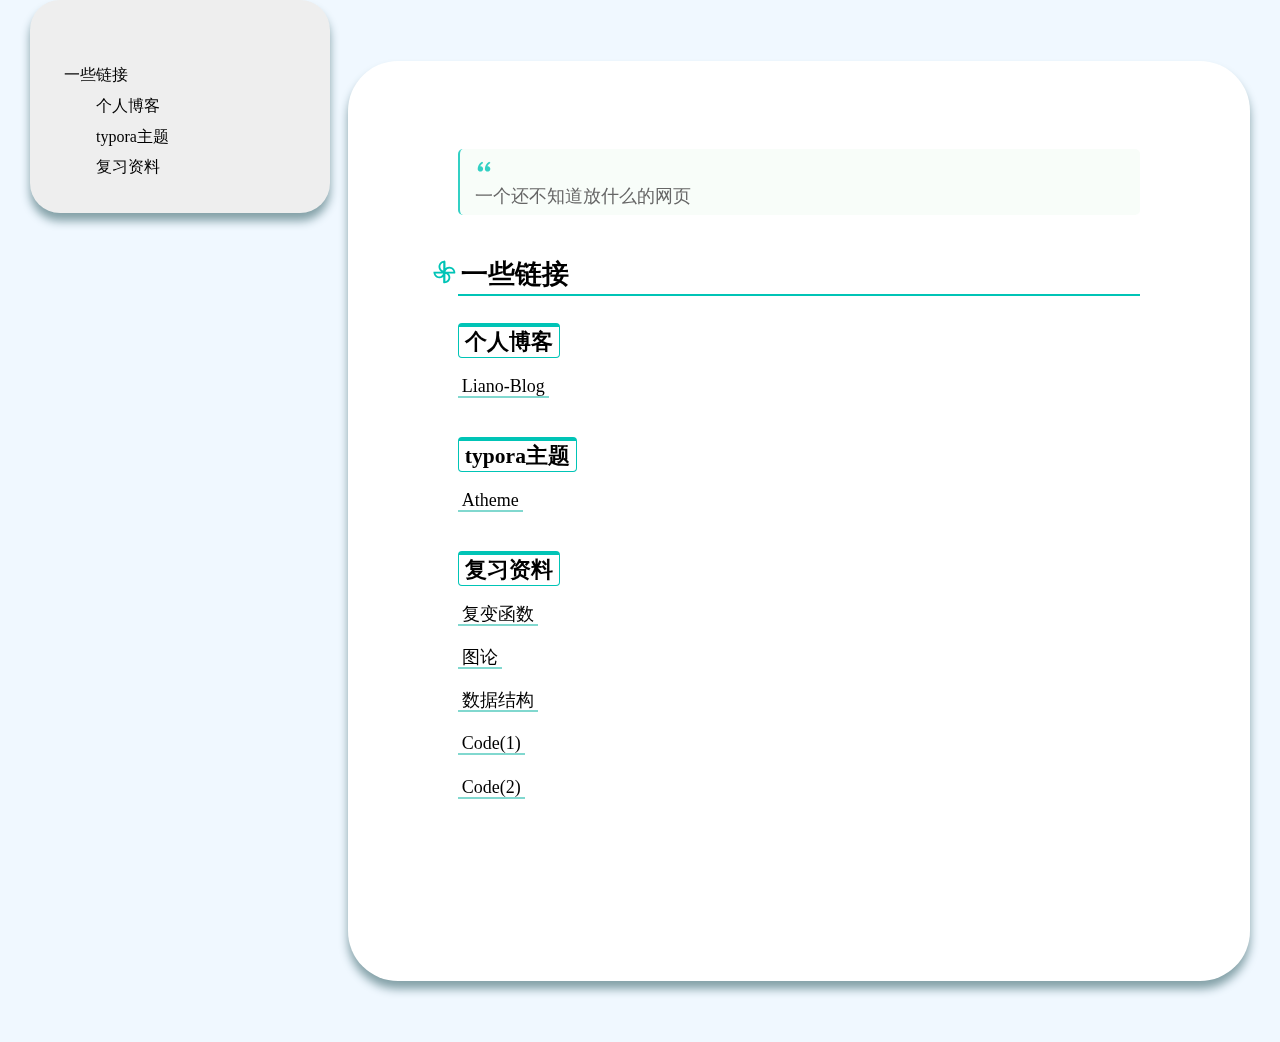
<file: index.html>
<!doctype html>
<html>
<head>
<meta charset='UTF-8'><meta name='viewport' content='width=device-width initial-scale=1'>
<link rel="icon" href="https://liano.top/img/avatar.png" sizes="16x16">
<style type='text/css'>html {overflow-x: initial !important;}:root { --bg-color:#ffffff; --text-color:#333333; --select-text-bg-color:#B5D6FC; --select-text-font-color:auto; --monospace:"Lucida Console",Consolas,"Courier",monospace; --title-bar-height:20px; }
.mac-os-11 { --title-bar-height:28px; }
html { font-size: 14px; background-color: var(--bg-color); color: var(--text-color); font-family: "Helvetica Neue", Helvetica, Arial, sans-serif; -webkit-font-smoothing: antialiased; }
body { margin: 0px; padding: 0px; height: auto; inset: 0px; font-size: 1rem; line-height: 1.42857; overflow-x: hidden; background: inherit; tab-size: 4; }
iframe { margin: auto; }
a.url { word-break: break-all; }
a:active, a:hover { outline: 0px; }
.in-text-selection, ::selection { text-shadow: none; background: var(--select-text-bg-color); color: var(--select-text-font-color); }
#write { margin: 0px auto; height: auto; width: inherit; word-break: normal; overflow-wrap: break-word; position: relative; white-space: normal; overflow-x: visible; padding-top: 36px; }
#write.first-line-indent p { text-indent: 2em; }
#write.first-line-indent li p, #write.first-line-indent p * { text-indent: 0px; }
#write.first-line-indent li { margin-left: 2em; }
.for-image #write { padding-left: 8px; padding-right: 8px; }
body.typora-export { padding-left: 30px; padding-right: 30px; }
.typora-export .footnote-line, .typora-export li, .typora-export p { white-space: pre-wrap; }
.typora-export .task-list-item input { pointer-events: none; }
@media screen and (max-width: 500px) {
  body.typora-export { padding-left: 0px; padding-right: 0px; }
  #write { padding-left: 20px; padding-right: 20px; }
}
#write li > figure:last-child { margin-bottom: 0.5rem; }
#write ol, #write ul { position: relative; }
img { max-width: 100%; vertical-align: middle; image-orientation: from-image; }
button, input, select, textarea { color: inherit; font: inherit; }
input[type="checkbox"], input[type="radio"] { line-height: normal; padding: 0px; }
*, ::after, ::before { box-sizing: border-box; }
#write h1, #write h2, #write h3, #write h4, #write h5, #write h6, #write p, #write pre { width: inherit; }
#write h1, #write h2, #write h3, #write h4, #write h5, #write h6, #write p { position: relative; }
p { line-height: inherit; }
h1, h2, h3, h4, h5, h6 { break-after: avoid-page; break-inside: avoid; orphans: 4; }
p { orphans: 4; }
h1 { font-size: 2rem; }
h2 { font-size: 1.8rem; }
h3 { font-size: 1.6rem; }
h4 { font-size: 1.4rem; }
h5 { font-size: 1.2rem; }
h6 { font-size: 1rem; }
.md-math-block, .md-rawblock, h1, h2, h3, h4, h5, h6, p { margin-top: 1rem; margin-bottom: 1rem; }
.hidden { display: none; }
.md-blockmeta { color: rgb(204, 204, 204); font-weight: 700; font-style: italic; }
a { cursor: pointer; }
sup.md-footnote { padding: 2px 4px; background-color: rgba(238, 238, 238, 0.7); color: rgb(85, 85, 85); border-radius: 4px; cursor: pointer; }
sup.md-footnote a, sup.md-footnote a:hover { color: inherit; text-transform: inherit; text-decoration: inherit; }
#write input[type="checkbox"] { cursor: pointer; width: inherit; height: inherit; }
figure { overflow-x: auto; margin: 1.2em 0px; max-width: calc(100% + 16px); padding: 0px; }
figure > table { margin: 0px; }
thead, tr { break-inside: avoid; break-after: auto; }
thead { display: table-header-group; }
table { border-collapse: collapse; border-spacing: 0px; width: 100%; overflow: auto; break-inside: auto; text-align: left; }
table.md-table td { min-width: 32px; }
.CodeMirror-gutters { border-right: 0px; background-color: inherit; }
.CodeMirror-linenumber { user-select: none; }
.CodeMirror { text-align: left; }
.CodeMirror-placeholder { opacity: 0.3; }
.CodeMirror pre { padding: 0px 4px; }
.CodeMirror-lines { padding: 0px; }
div.hr:focus { cursor: none; }
#write pre { white-space: pre-wrap; }
#write.fences-no-line-wrapping pre { white-space: pre; }
#write pre.ty-contain-cm { white-space: normal; }
.CodeMirror-gutters { margin-right: 4px; }
.md-fences { font-size: 0.9rem; display: block; break-inside: avoid; text-align: left; overflow: visible; white-space: pre; background: inherit; position: relative !important; }
.md-fences-adv-panel { width: 100%; margin-top: 10px; text-align: center; padding-top: 0px; padding-bottom: 8px; overflow-x: auto; }
#write .md-fences.mock-cm { white-space: pre-wrap; }
.md-fences.md-fences-with-lineno { padding-left: 0px; }
#write.fences-no-line-wrapping .md-fences.mock-cm { white-space: pre; overflow-x: auto; }
.md-fences.mock-cm.md-fences-with-lineno { padding-left: 8px; }
.CodeMirror-line, twitterwidget { break-inside: avoid; }
svg { break-inside: avoid; }
.footnotes { opacity: 0.8; font-size: 0.9rem; margin-top: 1em; margin-bottom: 1em; }
.footnotes + .footnotes { margin-top: 0px; }
.md-reset { margin: 0px; padding: 0px; border: 0px; outline: 0px; vertical-align: top; background: 0px 0px; text-decoration: none; text-shadow: none; float: none; position: static; width: auto; height: auto; white-space: nowrap; cursor: inherit; -webkit-tap-highlight-color: transparent; line-height: normal; font-weight: 400; text-align: left; box-sizing: content-box; direction: ltr; }
li div { padding-top: 0px; }
blockquote { margin: 1rem 0px; }
li .mathjax-block, li p { margin: 0.5rem 0px; }
li blockquote { margin: 1rem 0px; }
li { margin: 0px; position: relative; }
blockquote > :last-child { margin-bottom: 0px; }
blockquote > :first-child, li > :first-child { margin-top: 0px; }
.footnotes-area { color: rgb(136, 136, 136); margin-top: 0.714rem; padding-bottom: 0.143rem; white-space: normal; }
#write .footnote-line { white-space: pre-wrap; }
@media print {
  body, html { border: 1px solid transparent; height: 99%; break-after: avoid; break-before: avoid; font-variant-ligatures: no-common-ligatures; }
  #write { margin-top: 0px; padding-top: 0px; border-color: transparent !important; padding-bottom: 0px !important; }
  .typora-export * { -webkit-print-color-adjust: exact; }
  .typora-export #write { break-after: avoid; }
  .typora-export #write::after { height: 0px; }
  .is-mac table { break-inside: avoid; }
  .typora-export-show-outline .typora-export-sidebar { display: none; }
}
.footnote-line { margin-top: 0.714em; font-size: 0.7em; }
a img, img a { cursor: pointer; }
pre.md-meta-block { font-size: 0.8rem; min-height: 0.8rem; white-space: pre-wrap; background: rgb(204, 204, 204); display: block; overflow-x: hidden; }
p > .md-image:only-child:not(.md-img-error) img, p > img:only-child { display: block; margin: auto; }
#write.first-line-indent p > .md-image:only-child:not(.md-img-error) img { left: -2em; position: relative; }
p > .md-image:only-child { display: inline-block; width: 100%; }
#write .MathJax_Display { margin: 0.8em 0px 0px; }
.md-math-block { width: 100%; }
.md-math-block:not(:empty)::after { display: none; }
.MathJax_ref { fill: currentcolor; }
[contenteditable="true"]:active, [contenteditable="true"]:focus, [contenteditable="false"]:active, [contenteditable="false"]:focus { outline: 0px; box-shadow: none; }
.md-task-list-item { position: relative; list-style-type: none; }
.task-list-item.md-task-list-item { padding-left: 0px; }
.md-task-list-item > input { position: absolute; top: 0px; left: 0px; margin-left: -1.2em; margin-top: calc(1em - 10px); border: none; }
.math { font-size: 1rem; }
.md-toc { min-height: 3.58rem; position: relative; font-size: 0.9rem; border-radius: 10px; }
.md-toc-content { position: relative; margin-left: 0px; }
.md-toc-content::after, .md-toc::after { display: none; }
.md-toc-item { display: block; color: rgb(65, 131, 196); }
.md-toc-item a { text-decoration: none; }
.md-toc-inner:hover { text-decoration: underline; }
.md-toc-inner { display: inline-block; cursor: pointer; }
.md-toc-h1 .md-toc-inner { margin-left: 0px; font-weight: 700; }
.md-toc-h2 .md-toc-inner { margin-left: 2em; }
.md-toc-h3 .md-toc-inner { margin-left: 4em; }
.md-toc-h4 .md-toc-inner { margin-left: 6em; }
.md-toc-h5 .md-toc-inner { margin-left: 8em; }
.md-toc-h6 .md-toc-inner { margin-left: 10em; }
@media screen and (max-width: 48em) {
  .md-toc-h3 .md-toc-inner { margin-left: 3.5em; }
  .md-toc-h4 .md-toc-inner { margin-left: 5em; }
  .md-toc-h5 .md-toc-inner { margin-left: 6.5em; }
  .md-toc-h6 .md-toc-inner { margin-left: 8em; }
}
a.md-toc-inner { font-size: inherit; font-style: inherit; font-weight: inherit; line-height: inherit; }
.footnote-line a:not(.reversefootnote) { color: inherit; }
.reversefootnote { font-family: ui-monospace, sans-serif; }
.md-attr { display: none; }
.md-fn-count::after { content: "."; }
code, pre, samp, tt { font-family: var(--monospace); }
kbd { margin: 0px 0.1em; padding: 0.1em 0.6em; font-size: 0.8em; color: rgb(36, 39, 41); background: rgb(255, 255, 255); border: 1px solid rgb(173, 179, 185); border-radius: 3px; box-shadow: rgba(12, 13, 14, 0.2) 0px 1px 0px, rgb(255, 255, 255) 0px 0px 0px 2px inset; white-space: nowrap; vertical-align: middle; }
.md-comment { color: rgb(162, 127, 3); opacity: 0.6; font-family: var(--monospace); }
code { text-align: left; vertical-align: initial; }
a.md-print-anchor { white-space: pre !important; border-width: initial !important; border-style: none !important; border-color: initial !important; display: inline-block !important; position: absolute !important; width: 1px !important; right: 0px !important; outline: 0px !important; background: 0px 0px !important; text-decoration: initial !important; text-shadow: initial !important; }
.os-windows.monocolor-emoji .md-emoji { font-family: "Segoe UI Symbol", sans-serif; }
.md-diagram-panel > svg { max-width: 100%; }
[lang="flow"] svg, [lang="mermaid"] svg { max-width: 100%; height: auto; }
[lang="mermaid"] .node text { font-size: 1rem; }
table tr th { border-bottom: 0px; }
video { max-width: 100%; display: block; margin: 0px auto; }
iframe { max-width: 100%; width: 100%; border: none; }
.highlight td, .highlight tr { border: 0px; }
mark { background: rgb(255, 255, 0); color: rgb(0, 0, 0); }
.md-html-inline .md-plain, .md-html-inline strong, mark .md-inline-math, mark strong { color: inherit; }
.md-expand mark .md-meta { opacity: 0.3 !important; }
mark .md-meta { color: rgb(0, 0, 0); }
@media print {
  .typora-export h1, .typora-export h2, .typora-export h3, .typora-export h4, .typora-export h5, .typora-export h6 { break-inside: avoid; }
}
.md-diagram-panel .messageText { stroke: none !important; }
.md-diagram-panel .start-state { fill: var(--node-fill); }
.md-diagram-panel .edgeLabel rect { opacity: 1 !important; }
.md-fences.md-fences-math { font-size: 1em; }
.md-fences-advanced:not(.md-focus) { padding: 0px; white-space: nowrap; border: 0px; }
.md-fences-advanced:not(.md-focus) { background: inherit; }
.typora-export-show-outline .typora-export-content { max-width: 1440px; margin: auto; display: flex; flex-direction: row; }
.typora-export-sidebar { width: 300px; font-size: 0.8rem; margin-top: 80px; margin-right: 18px; }
.typora-export-show-outline #write { --webkit-flex:2; flex: 2 1 0%; }
.typora-export-sidebar .outline-content { position: fixed; top: 0px; max-height: 100%; overflow: hidden auto; padding-bottom: 30px; padding-top: 60px; width: 300px; }
@media screen and (max-width: 1024px) {
  .typora-export-sidebar, .typora-export-sidebar .outline-content { width: 240px; }
}
@media screen and (max-width: 800px) {
  .typora-export-sidebar { display: none; }
}
.outline-content li, .outline-content ul { margin-left: 0px; margin-right: 0px; padding-left: 0px; padding-right: 0px; list-style: none; }
.outline-content ul { margin-top: 0px; margin-bottom: 0px; }
.outline-content strong { font-weight: 400; }
.outline-expander { width: 1rem; height: 1.42857rem; position: relative; display: table-cell; vertical-align: middle; cursor: pointer; padding-left: 4px; }
.outline-expander::before { content: ""; position: relative; font-family: Ionicons; display: inline-block; font-size: 8px; vertical-align: middle; }
.outline-item { padding-top: 3px; padding-bottom: 3px; cursor: pointer; }
.outline-expander:hover::before { content: ""; }
.outline-h1 > .outline-item { padding-left: 0px; }
.outline-h2 > .outline-item { padding-left: 1em; }
.outline-h3 > .outline-item { padding-left: 2em; }
.outline-h4 > .outline-item { padding-left: 3em; }
.outline-h5 > .outline-item { padding-left: 4em; }
.outline-h6 > .outline-item { padding-left: 5em; }
.outline-label { cursor: pointer; display: table-cell; vertical-align: middle; text-decoration: none; color: inherit; }
.outline-label:hover { text-decoration: underline; }
.outline-item:hover { border-color: rgb(245, 245, 245); background-color: var(--item-hover-bg-color); }
.outline-item:hover { margin-left: -28px; margin-right: -28px; border-left: 28px solid transparent; border-right: 28px solid transparent; }
.outline-item-single .outline-expander::before, .outline-item-single .outline-expander:hover::before { display: none; }
.outline-item-open > .outline-item > .outline-expander::before { content: ""; }
.outline-children { display: none; }
.info-panel-tab-wrapper { display: none; }
.outline-item-open > .outline-children { display: block; }
.typora-export .outline-item { padding-top: 1px; padding-bottom: 1px; }
.typora-export .outline-item:hover { margin-right: -8px; border-right: 8px solid transparent; }
.typora-export .outline-expander::before { content: "+"; font-family: inherit; top: -1px; }
.typora-export .outline-expander:hover::before, .typora-export .outline-item-open > .outline-item > .outline-expander::before { content: "−"; }
.typora-export-collapse-outline .outline-children { display: none; }
.typora-export-collapse-outline .outline-item-open > .outline-children, .typora-export-no-collapse-outline .outline-children { display: block; }
.typora-export-no-collapse-outline .outline-expander::before { content: "" !important; }
.typora-export-show-outline .outline-item-active > .outline-item .outline-label { font-weight: 700; }
.md-inline-math-container mjx-container { zoom: 0.95; }
mjx-container { break-inside: avoid; }


/* 图标 */
@font-face {font-family: 'iconfont';src: url('[data-uri]') format('truetype');}.iconfont {font-family: "iconfont" !important;font-size: 16px;font-style: normal;-webkit-font-smoothing: antialiased;-moz-osx-font-smoothing: grayscale;}.icon-quote:before {content: "\e60c";}.icon-fengche:before {content: "\e625";}
/* 页面 */
html {
    font-size: 18px;
    background-color: var(--bg-color);
    -webkit-font-smoothing: antialiased;
}
body {
    font-family: var(--body-font);
    color: var(--body-color);
    line-height: 1.6rem;
}
#write {
    max-width: 950px;
    margin: 5% auto;
    padding: 6% 9% 10%;
    background-color: var(--write-color);
    border-radius: 50px;
    box-shadow: #84A1A8 0px 8px 10px;
}
/* 段落 */
#write p {
    line-height: 1.6rem;
    word-spacing: .05rem;
}
#write>ul:first-child,
#write>ol:first-child {
    margin-top: 30px;
}
/* 链接 */
#write a {
    border-bottom: 2px solid var(--abottom-color);
    padding: 0 4px;
    transition: .5s;
    color: var(--atext-color);
    text-decoration: none;
}
#write a:hover {
    border-radius: 6px;
    background-color: var(--abottom-color);
    cursor: pointer;
}
#write h2 a,
#write h4 a {
    border-bottom: none !important;
}
/* 目录 */
#write a.md-toc-inner {
    line-height: 1.6;
    white-space: pre-line;
    border-bottom: none;
    color: var(--toc-color);
}
.md-toc {
    margin-top: 40px;
    padding-bottom: 20px;
}
#write a.md-toc-inner:hover {
    text-decoration: underline;
    color: var(--toc-color) !important;
    background-color: inherit;
    border-radius: 0px;
}
#write a.md-toc-inner:hover:before {
    content: none !important;
}
/* 标题 */
h1,
h2,
h3,
h4,
h5,
h6 {
    position: relative;
    margin-top: 1rem;
    margin-bottom: 1rem;
    font-weight: bold;
    line-height: 1.4;
    cursor: text;
}
h1:hover a.anchor,
h2:hover a.anchor,
h3:hover a.anchor,
h4:hover a.anchor,
h5:hover a.anchor,
h6:hover a.anchor {
    text-decoration: none;
}
h1 code {
    font-size: inherit !important;
}
h2 code {
    font-size: inherit !important;
}
h3 code {
    font-size: inherit !important;
}
h4 code {
    font-size: inherit !important;
}
h5 code {
    font-size: inherit !important;
}
h6 code {
    font-size: inherit !important;
}
h1 {
    text-align: center;
    font-size: 1.8em;
    line-height: 1.2;
    margin: 0.5em auto 0.2em;
    display: block;
}
h1 span {
    display: inline-block;
    position: relative;
}
h1 span:after {
    background: var(--titlebefore-color);
    bottom: -5px;
    content: '';
    height: 2px;
    left: 0;
    position: absolute;
    transform: scaleX(0);
    width: 100%;
    transition-delay: 0s;
    transition-duration: 0.2s;
    transition-timing-function: ease-in-out;
}
h1:hover span:after {
    transform: scaleX(1);
}
h2 {
    margin: 1.4em auto 0.2em;
    font-size: 1.5em;
    border-bottom: 2px solid var(--titlebefore-color);
}
h2::before {
    content: '\e625' !important;
    color: var(--titlebefore-color);
    font-family: "iconfont";
}
@keyframes avatar_turn_around {
    from {
        transform: rotate(0)
    }
    to {
        transform: rotate(360deg)
    }
}
h2:before {
    display: inline-block;
    animation: avatar_turn_around 2s linear infinite;
    font-size: 28px;
    margin-left: -28px;
}
h2 * {
    margin-left: .18rem;
}
.about-content-description h2:before {
    content: none !important;
}
.about-content-description h2 {
    border-bottom: none;
}
h3 {
    font-size: 1.3em;
    line-height: 1.43;
    margin: 1.2em auto 0.2em;
    padding-left: 9px;
    border-left: 5px solid var(--titlebefore-color);
    border-radius: 4px;
}
h4 {
    margin-top: 1.0em;
    margin-bottom: -1.2em;
    font-size: 1.2em;
    padding-left: 6px;
    padding-right: 6px;
    display: inline-block;
    border: 1px solid var(--titlebefore-color);
    border-top: 4px solid var(--titlebefore-color);
    border-radius: 4px;
}
h2:hover:before,
h3:hover:before,
h4:hover:before,
#write h5:hover:before,
#write h6:hover:before {
    color: var(--focus-color);
}
h2:hover,
h3:hover,
h4:hover{
    border-color: var(--focus-color);
}
#write h5::before,
#write h6::before {
    position: absolute;
    right: calc(100% + .55em);
    top: 0;
    color: var(--titlebefore-color);
    font-size: 0.8rem;
    font-weight: bold;
    font-variant: 'small-caps';
    white-space: nowrap;
    border: 0;
}
#write h5, #write h6 {
    font-size: 1.1rem;
}
#write h5::before {
    content: 'h5';
    top: 0.2rem;
}
#write h6::before {
    content: 'h6';
    top: 0.2rem;
}
p,
blockquote,
ul,
ol,
dl,
table {
    margin: 0.8em 0;
}
li>ol,
li>ul {
    margin: 0 0;
}
li p.first {
    display: inline-block;
}
ul,
ol {
    padding-left: 30px;
}
ul:first-child,
ol:first-child {
    margin-top: 0;
}
ul:last-child,
ol:last-child {
    margin-bottom: 0;
}
/* 引用块 */
blockquote {
    border-left: 2px solid var(--blockquoteicon-color);
    padding: 4px 15px;
    color: #666666;
    background-color: var(--blockquotebg-color);
    border-radius: 5px;
    position: relative;
}
blockquote::before {
    content: '\e60c';
    font-family: "iconfont";
    color: var(--blockquoteicon-color);
    position: top;
    font-size: 1rem;
    font-weight: 500;
}
blockquote:hover {
    box-shadow: #84A1A8 0px 4px 6px;
    border-left: 3px solid var(--focus-color);
}
blockquote:hover:before {
    color: var(--focus-color);
}
/* 表格 */
table {
    padding: 0;
    word-break: initial;
    border-collapse: separate;
}
table tr:nth-child(2n) {
    background-color: var(--tableevenrow-color);
}
table tr th {
    font-weight: bold;
    border: 1px solid var(--tableborder-color);
    border-left: 0;
    background-color: var(--tablethbg-color);
    margin: 0;
    padding: 6px 13px;
}
table tr th:first-child, 
table tr td:first-child {
    border-left: 1px solid var(--tableborder-color);
}
table tr td {
    border-right: 1px solid var(--tableborder-color);
    border-bottom: 1px solid var(--tableborder-color);
    margin: 0;
    padding: 6px 13px;
}
table tr:first-child th:first-child {
    border-top-left-radius: 5px;
}
table tr:first-child th:last-child {
    border-top-right-radius: 5px;
}
table tr:last-child td:last-child {
    border-bottom-right-radius: 5px;
}
table tr:last-child td:first-child {
    border-bottom-left-radius: 5px;
}
table tr:hover {
    background-color: var(--tablefocusrow-color);
}
/* 代码块 */
#write .CodeMirror pre {
    font-family: var(--code-font);
    font-weight: 500;
    font-size: 0.9rem;
    padding-left: 5px;
}
.md-fences {
    background: var(--codeblockbg-color);
    border-radius: 5px;
    color: var(--codeblockfont-color);
    overflow-wrap: break-word;
    word-wrap: break-word;
    line-height: 1.6em;
    border: 1px solid #d0d5d7;
}
.md-fences:hover {
    box-shadow: #84A1A8 0px 4px 6px;
}
.CodeMirror-gutters {
    border-right: 1px solid rgb(199, 159, 159);
}
.cm-s-inner .CodeMirror-linenumber {
    color: var(--codeblocknum-color);
}
#write .CodeMirror-cursors .CodeMirror-cursor {
    border-left: 2px solid var(--focus-color);
}
.md-fences:not(.md-focus) .CodeMirror-code>*:hover {
    background-color: var(--codeblockline-color);
}
.md-fences.md-focus .CodeMirror-code>div.CodeMirror-activeline {
    background-color: var(--codeblockline-color);
}
/* 行内公式 */
[md-inline='inline_math'] {
    color: blue;
    font-size: 100%;
}
/* front-matter */
#write pre.md-meta-block {
    font-family: var(--body-font);
    color: var(--yaml-color) !important;
    padding: 15px;
    background: var(--yamlbg-color) !important;
    font-size: 0.8rem;
    line-height: 1.45;
    border-radius: 5px;
}
/* 高亮 */
#write span[md-inline="highlight"] mark {
    background-color: var(--highlightbg-color);
    border-radius: 2px;
    padding: 2px 4px;
    margin: 0 2px;
    color: var(--highlight-color);
    font-weight: 500;
}
/* 行内代码 */
#write code {
    padding: 2px 4px;
    border-radius: 5px;
    font-family: var(--code-font);
    font-size: 0.9rem;
    color: var(--code-color);
    background-color: var(--codebg-color);
}
#write code:hover {
    box-shadow: #84A1A8 0px 2px 3px;
}
/* 分割线 */
hr {
    width: 80%;
    margin: 0 auto;
    border: 0;
    height: 2px;
    background-image: linear-gradient(to right, rgba(0, 0, 0, 0), var(--split-color), rgba(0, 0, 0, 0));
}
.cm-s-inner .cm-link,
.cm-s-inner.cm-link {
    color: #22a2c9;
}
.cm-s-inner .cm-string {
    color: #22a2c9;
}
/* 任务列表 */
.md-task-list-item>input {
    margin-left: -1.3em;
}
.md-task-list-item:before {
    content: none !important;
}
.mathjax-block>.code-tooltip {
    bottom: .375rem;
}
/* 图片 */
.md-image {
    margin: 15px auto 5px;
}
img {
    border-radius: 5px;
}
img:hover {
    box-shadow: #84A1A8 0px 4px 6px;
}
.md-tag {
    color: inherit;
}
/* 侧边 */
.sidebar-tabs {
    border-bottom: none;
}
#typora-sidebar {
    background-color: var(--write-color);
}
.outline-content {
    background-color: var(--sidebarbg-color);
    border-radius: 30px;
    box-shadow: #84A1A8 0px 8px 10px;
}
.outline-item {
    font-size: 16px;
}
.outline-item:hover {
    color: var(--titlebefore-color) !important;
    background-color: var(--sidelist-selected-color);
}
.md-lang {
    color: #b4654d;
}
/* 有序无序列表 */
#write ul li,
#write ol li,
#write .ul .li,
#write .ol .li {
    list-style-type: none;
}
#write ul>li:not(.tab):before,
#write .ul>.li:not(.tab):before {
    margin-left: -22px;
    margin-top: 8px;
    width: .62em;
    height: .62em;
    border: .1em solid var(--ulol-color);
    border-radius: .31em;
    background: 0 0;
    content: '';
    line-height: .42em;
}
#write ol li:before,
#write ul li:before,
#write .ol .li:before,
#write .ul .li:before {
    position: absolute;
    background: var(--ulol-color);
    color: var(--olfore-color);
    cursor: pointer;
    transition: all .3s ease-out;
}
#write ol li:first-child,
#write .ol .li:first-child {
    counter-reset: li;
}
#write ol li:hover:before,
#write ul li:hover:before,
#write .ol .li:hover:before,
#write .ul .li:hover:before {
    transform: rotate(360deg);
}
#write ul>li:not(.tab):hover:before,
#write .ul>.li:not(.tab):hover:before {
    border-color: var(--focus-color);
}
#write ol>li:before,
#write .ol>.li:before {
    margin-top: 5px;
    margin-left: -25px;
    width: 1.65em;
    height: 1.65em;
    border-radius: 0.825em;
    content: counter(li);
    counter-increment: li;
    text-align: center;
    font-size: .65em;
    line-height: 1.60em;
}
/* 滚动条 */
::-webkit-scrollbar-thumb {
    background: var(--scrollbar-color) !important;
    background-clip: padding-box;
}
/* 打印 */
@media print {
    html,
    body {
        font-size: 15px !important;
        font-family: Times, '思源宋体', serif !important;
    }
    pre {
        page-break-inside: avoid;
        word-wrap: break-word;
    }
    #write {
        background: var(--write-color) !important;
        box-shadow: none !important;
        margin: 0 auto !important;
        padding: 20px 30px 160px !important;
    }
}@import url();
:root {
    --select-text-bg-color: #ffafa3;/* 文本选中背景色（粉红）*/
    --bg-color: rgb(240, 248, 255);/* 整体背景色 */
    --write-color: #fff;    /* 书写区背景色 */
    --sidebarbg-color: #eee;/* 侧边栏背景色 */
    --focus-color: #ff5d52;/* 点击某些元素（如标题）显示的颜色（偏红） */
    --codeblockbg-color: rgba(238, 238, 238, 0.2);/* 代码块背景色（灰色） */
    --codeblockfont-color: #555;/* 代码块默认字体颜色（黑色） */
    --codeblockline-color: #e0f8f8;/* 代码块选中行颜色（青色） */
    --titlebefore-color: #00c4b6;/* 各级标题点缀颜色（绿色） */
    --codeblocknum-color: rgba(128, 128, 255, 0.8);/* 代码块行编号颜色（蓝色） */
    --blockquoteicon-color: rgba(0, 196, 182, 0.8); /* blockquote提示图标色（绿色） */
    --blockquotebg-color: rgba(238, 250, 240, 0.4);/* blockquote背景色（淡绿） */
    --ulol-color: #81accf;/* 有序无序列表前缀颜色（灰色） */
    --olfore-color: #fff;/* 有序列表字体颜色（白色） */
    --tableevenrow-color: rgba(238, 238, 238, 0.4);/* 表格偶数行颜色（淡灰） */
    --tablefocusrow-color: #e0f8f8;/* 表格鼠标悬停行颜色（淡蓝） */
    --tableborder-color: #c5c5c5;/* 表格边框色（黑色） */
    --tablethbg-color: rgba(199, 237, 204, 0.3);/* 表格表头背景色（淡绿） */
    --scrollbar-color: #9e9e9e;/* 滚动条颜色（灰色） */
    --toc-color: #00a0a0;/* 目录颜色（绿色） */
    --atext-color: black;/* 超链接文本颜色（黑色） */
    --ahover-color: #ffffffe6;/* 超链接悬停文本颜色（白色） */
    --abottom-color: #81d8cf;/* 超链接下划线颜色（青色） */
    --code-color: #ff6b02;/* 行内代码前景色（红色） */
    --codebg-color: rgb(245, 245, 245);/* 行内代码背景色（灰色） */
    --highlight-color: red;/* 高亮文本前景色（红色） */
    --highlightbg-color: yellow; /* 高亮文本背景色（黄色） */
    --split-color: #00c4b6;/* 分割线颜色（绿色） */
    --body-color: #000000;/* 文本颜色（黑色） */
    --para-color: #000000;/* 段落文本颜色（黑色） */
    --sidelist-selected-color: #eeeeee;/* 侧边栏条目选中背景色（灰色） */
    --yamlbg-color: #f7f7f7;/* 头部YAML背景色（白色） */
    --yaml-color: #585858;/* 头部YAML字体颜色（黑色） */
    --body-font: Times, '思源黑体 CN', sans-serif;/* 字体 */
    --code-font: 'Consolas', '思源宋体', monospace;/* 代码块以及行内代码字体 */
}


</style><title>index</title>
</head>
<body class='typora-export os-windows typora-export-show-outline typora-export-no-collapse-outline'><div class='typora-export-content'>
<div class="typora-export-sidebar"><div class="outline-content"><li class="outline-item-wrapper outline-h2"><div class="outline-item"><span class="outline-expander"></span><a class="outline-label" href="#一些链接">一些链接</a></div><ul class="outline-children"><li class="outline-item-wrapper outline-h4"><div class="outline-item"><span class="outline-expander"></span><a class="outline-label" href="#个人博客">个人博客</a></div><ul class="outline-children"></ul></li><li class="outline-item-wrapper outline-h4"><div class="outline-item"><span class="outline-expander"></span><a class="outline-label" href="#typora主题">typora主题</a></div><ul class="outline-children"></ul></li><li class="outline-item-wrapper outline-h4"><div class="outline-item"><span class="outline-expander"></span><a class="outline-label" href="#复习资料">复习资料</a></div><ul class="outline-children"></ul></li></ul></li></div></div><div id='write'  class=''><blockquote><p><span>一个还不知道放什么的网页</span></p></blockquote><h2 id='一些链接'><span>一些链接</span></h2><h4 id='个人博客'><span>个人博客</span></h4><p><a href='https://liano.top/'><span>Liano-Blog</span></a></p><h4 id='typora主题'><span>typora主题</span></h4><p><a href='https://pro.liano.top/atheme'><span>Atheme</span></a></p><h4 id='复习资料'><span>复习资料</span></h4><p><a href='https://pro.liano.top/fb'><span>复变函数</span></a></p><p><a href='https://pro.liano.top/tl'><span>图论</span></a></p><p><a href='https://pro.liano.top/sjjg'><span>数据结构</span></a></p><p><a href='https://pro.liano.top/leetcode-cpp(1)'><span>Code(1)</span></a></p><p><a href='https://pro.liano.top/leetcode-cpp(2)'><span>Code(2)</span></a></p><p>&nbsp;</p></div></div>

<script>(function(){var e=document.body.parentElement,t=[],n=null,i=document.body.classList.contains("typora-export-collapse-outline"),r=function(e,t,n){document.addEventListener(e,function(e){if(!e.defaultPrevented)for(var i=e.target;i&&i!=this;i=i.parentNode)if(i.matches(t)){!1===n.call(i,e)&&(e.preventDefault(),e.stopPropagation());break}},!1)};function o(){return e.scrollTop}r("click",".outline-expander",function(e){var t=this.closest(".outline-item-wrapper").classList;return t.contains("outline-item-open")?t.remove("outline-item-open"):t.add("outline-item-open"),d(),!1}),r("click",".outline-item",function(e){var t=this.querySelector(".outline-label");if(location.hash="#"+t.getAttribute("href"),i){var n=this.closest(".outline-item-wrapper").classList;n.contains("outline-item-open")||n.add("outline-item-open"),c(),n.add("outline-item-active")}});var a,s,l=function(){var e=o();n=null;for(var i=0;i<t.length&&t[i][1]-e<60;i++)n=t[i]},c=function(){document.querySelectorAll(".outline-item-active").forEach(e=>e.classList.remove("outline-item-active")),document.querySelectorAll(".outline-item-single.outline-item-open").forEach(e=>e.classList.remove("outline-item-open"))},d=function(){if(n){c();var e=document.querySelector('.outline-label[href="#'+(CSS.escape?CSS.escape(n[0]):n[0])+'"]');if(e)if(i){var t=e.closest(".outline-item-open>ul>.outline-item-wrapper");if(t)t.classList.add("outline-item-active");else{for(var r=(e=e.closest(".outline-item-wrapper")).parentElement.closest(".outline-item-wrapper");r;)r=(e=r).parentElement.closest(".outline-item-wrapper");e.classList.add("outline-item-active")}}else e.closest(".outline-item-wrapper").classList.add("outline-item-active")}};window.addEventListener("scroll",function(e){a&&clearTimeout(a),a=setTimeout(function(){l(),d()},300)});var u=function(){s=setTimeout(function(){!function(){t=[];var e=o();document.querySelector("#write").querySelectorAll("h1, h2, h3, h4, h5, h6").forEach(n=>{var i=n.getAttribute("id");t.push([i,e+n.getBoundingClientRect().y])})}(),l(),d()},300)};window.addEventListener("resize",function(e){s&&clearTimeout(s),u()}),u()})();</script></body>
</html>
</file>
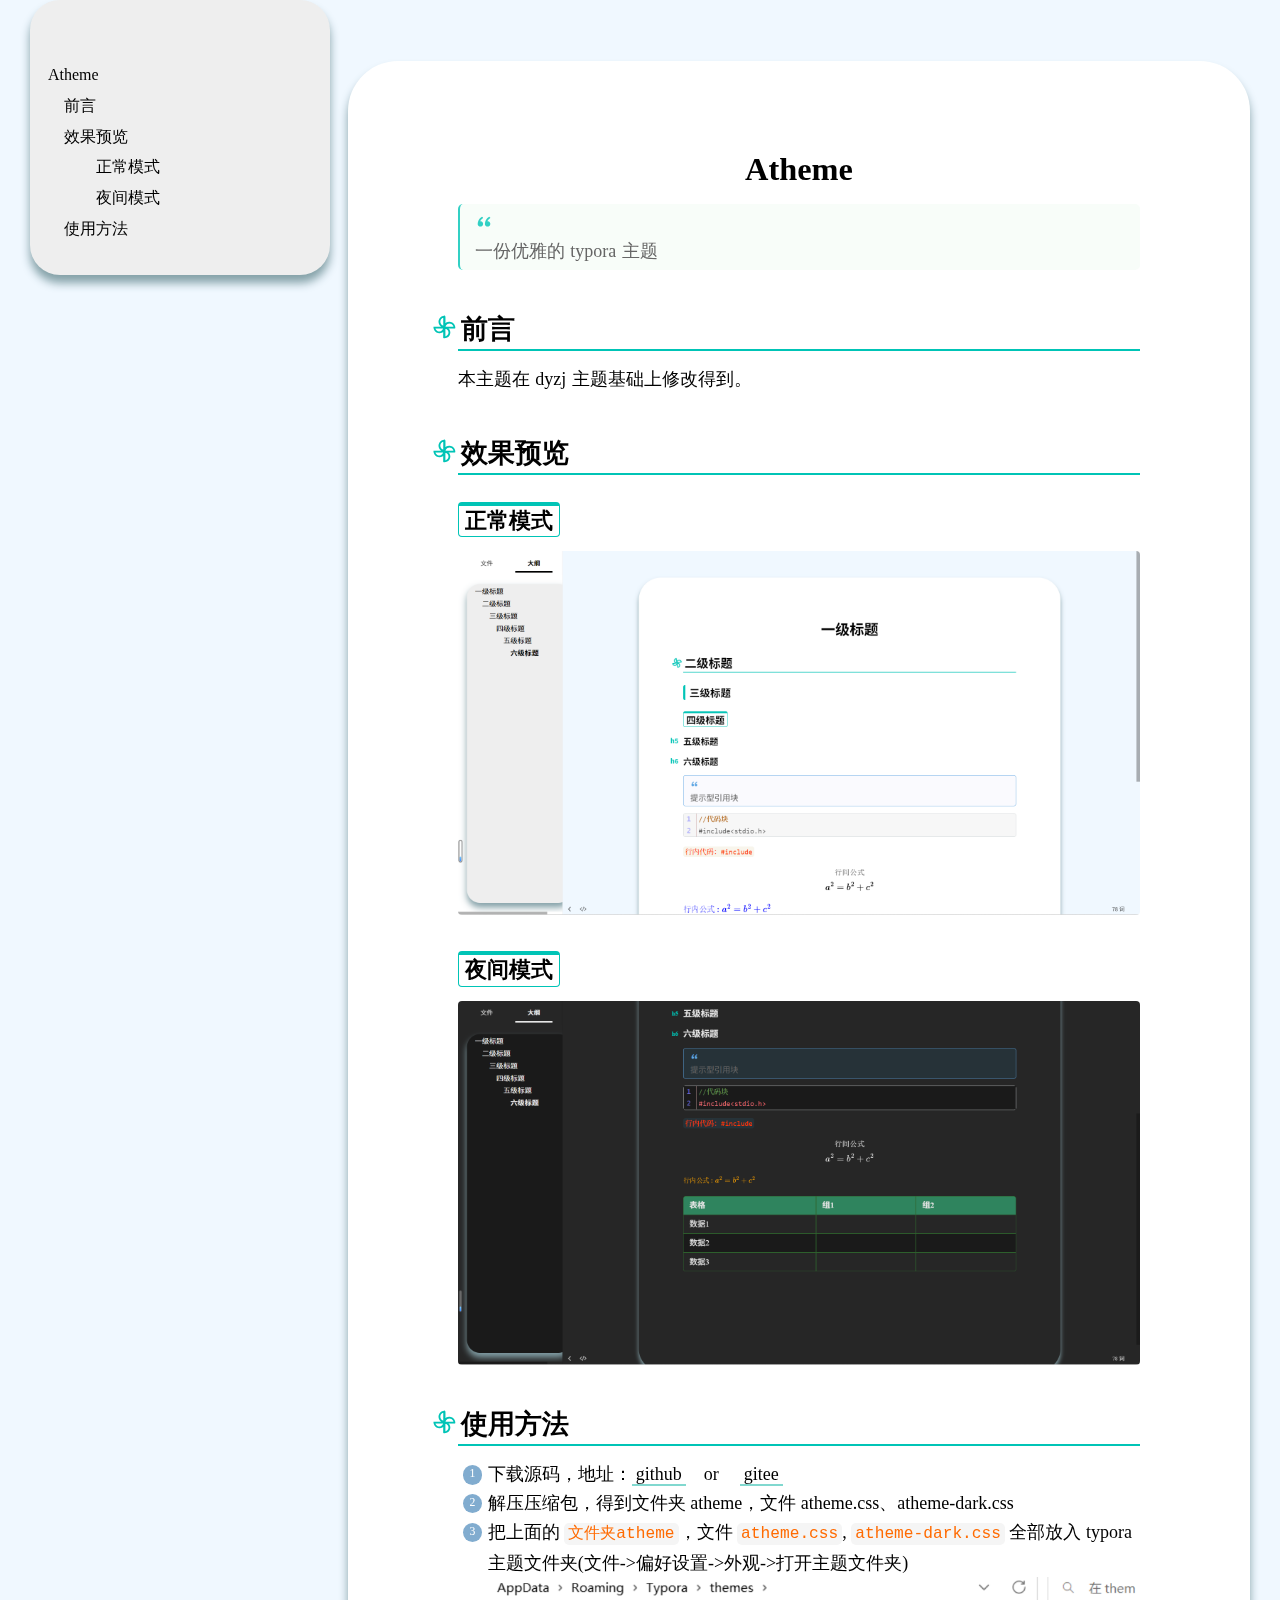
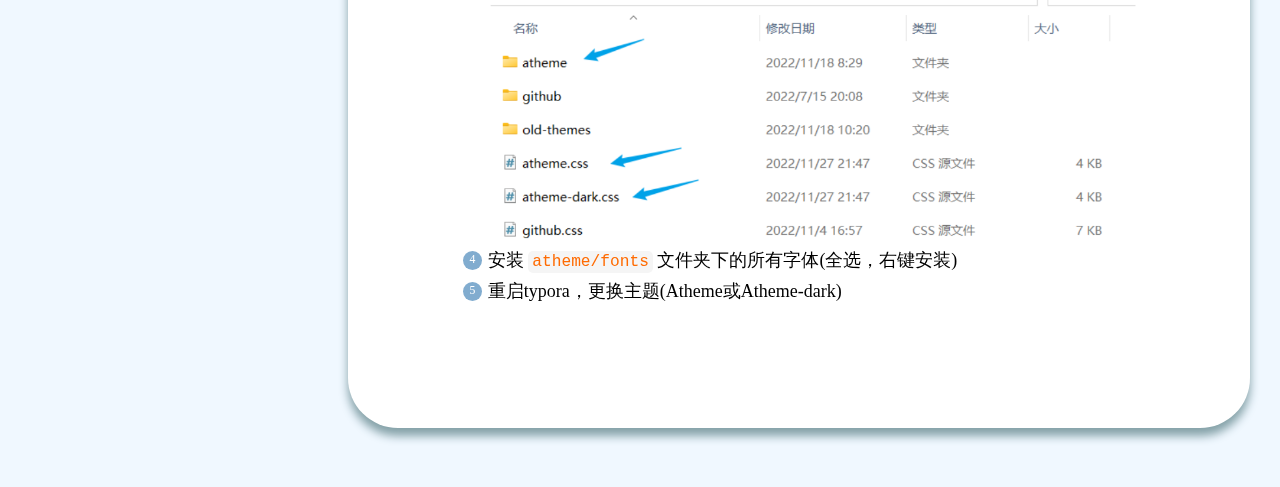
<file: atheme.html>
<!doctype html>
<html>
<head>
<meta charset='UTF-8'><meta name='viewport' content='width=device-width initial-scale=1'>
<link rel="icon" href="https://liano.top/img/avatar.png" sizes="16x16">
<style type='text/css'>html {overflow-x: initial !important;}:root { --bg-color:#ffffff; --text-color:#333333; --select-text-bg-color:#B5D6FC; --select-text-font-color:auto; --monospace:"Lucida Console",Consolas,"Courier",monospace; --title-bar-height:20px; }
.mac-os-11 { --title-bar-height:28px; }
html { font-size: 14px; background-color: var(--bg-color); color: var(--text-color); font-family: "Helvetica Neue", Helvetica, Arial, sans-serif; -webkit-font-smoothing: antialiased; }
body { margin: 0px; padding: 0px; height: auto; inset: 0px; font-size: 1rem; line-height: 1.42857; overflow-x: hidden; background: inherit; tab-size: 4; }
iframe { margin: auto; }
a.url { word-break: break-all; }
a:active, a:hover { outline: 0px; }
.in-text-selection, ::selection { text-shadow: none; background: var(--select-text-bg-color); color: var(--select-text-font-color); }
#write { margin: 0px auto; height: auto; width: inherit; word-break: normal; overflow-wrap: break-word; position: relative; white-space: normal; overflow-x: visible; padding-top: 36px; }
#write.first-line-indent p { text-indent: 2em; }
#write.first-line-indent li p, #write.first-line-indent p * { text-indent: 0px; }
#write.first-line-indent li { margin-left: 2em; }
.for-image #write { padding-left: 8px; padding-right: 8px; }
body.typora-export { padding-left: 30px; padding-right: 30px; }
.typora-export .footnote-line, .typora-export li, .typora-export p { white-space: pre-wrap; }
.typora-export .task-list-item input { pointer-events: none; }
@media screen and (max-width: 500px) {
  body.typora-export { padding-left: 0px; padding-right: 0px; }
  #write { padding-left: 20px; padding-right: 20px; }
}
#write li > figure:last-child { margin-bottom: 0.5rem; }
#write ol, #write ul { position: relative; }
img { max-width: 100%; vertical-align: middle; image-orientation: from-image; }
button, input, select, textarea { color: inherit; font: inherit; }
input[type="checkbox"], input[type="radio"] { line-height: normal; padding: 0px; }
*, ::after, ::before { box-sizing: border-box; }
#write h1, #write h2, #write h3, #write h4, #write h5, #write h6, #write p, #write pre { width: inherit; }
#write h1, #write h2, #write h3, #write h4, #write h5, #write h6, #write p { position: relative; }
p { line-height: inherit; }
h1, h2, h3, h4, h5, h6 { break-after: avoid-page; break-inside: avoid; orphans: 4; }
p { orphans: 4; }
h1 { font-size: 2rem; }
h2 { font-size: 1.8rem; }
h3 { font-size: 1.6rem; }
h4 { font-size: 1.4rem; }
h5 { font-size: 1.2rem; }
h6 { font-size: 1rem; }
.md-math-block, .md-rawblock, h1, h2, h3, h4, h5, h6, p { margin-top: 1rem; margin-bottom: 1rem; }
.hidden { display: none; }
.md-blockmeta { color: rgb(204, 204, 204); font-weight: 700; font-style: italic; }
a { cursor: pointer; }
sup.md-footnote { padding: 2px 4px; background-color: rgba(238, 238, 238, 0.7); color: rgb(85, 85, 85); border-radius: 4px; cursor: pointer; }
sup.md-footnote a, sup.md-footnote a:hover { color: inherit; text-transform: inherit; text-decoration: inherit; }
#write input[type="checkbox"] { cursor: pointer; width: inherit; height: inherit; }
figure { overflow-x: auto; margin: 1.2em 0px; max-width: calc(100% + 16px); padding: 0px; }
figure > table { margin: 0px; }
thead, tr { break-inside: avoid; break-after: auto; }
thead { display: table-header-group; }
table { border-collapse: collapse; border-spacing: 0px; width: 100%; overflow: auto; break-inside: auto; text-align: left; }
table.md-table td { min-width: 32px; }
.CodeMirror-gutters { border-right: 0px; background-color: inherit; }
.CodeMirror-linenumber { user-select: none; }
.CodeMirror { text-align: left; }
.CodeMirror-placeholder { opacity: 0.3; }
.CodeMirror pre { padding: 0px 4px; }
.CodeMirror-lines { padding: 0px; }
div.hr:focus { cursor: none; }
#write pre { white-space: pre-wrap; }
#write.fences-no-line-wrapping pre { white-space: pre; }
#write pre.ty-contain-cm { white-space: normal; }
.CodeMirror-gutters { margin-right: 4px; }
.md-fences { font-size: 0.9rem; display: block; break-inside: avoid; text-align: left; overflow: visible; white-space: pre; background: inherit; position: relative !important; }
.md-fences-adv-panel { width: 100%; margin-top: 10px; text-align: center; padding-top: 0px; padding-bottom: 8px; overflow-x: auto; }
#write .md-fences.mock-cm { white-space: pre-wrap; }
.md-fences.md-fences-with-lineno { padding-left: 0px; }
#write.fences-no-line-wrapping .md-fences.mock-cm { white-space: pre; overflow-x: auto; }
.md-fences.mock-cm.md-fences-with-lineno { padding-left: 8px; }
.CodeMirror-line, twitterwidget { break-inside: avoid; }
svg { break-inside: avoid; }
.footnotes { opacity: 0.8; font-size: 0.9rem; margin-top: 1em; margin-bottom: 1em; }
.footnotes + .footnotes { margin-top: 0px; }
.md-reset { margin: 0px; padding: 0px; border: 0px; outline: 0px; vertical-align: top; background: 0px 0px; text-decoration: none; text-shadow: none; float: none; position: static; width: auto; height: auto; white-space: nowrap; cursor: inherit; -webkit-tap-highlight-color: transparent; line-height: normal; font-weight: 400; text-align: left; box-sizing: content-box; direction: ltr; }
li div { padding-top: 0px; }
blockquote { margin: 1rem 0px; }
li .mathjax-block, li p { margin: 0.5rem 0px; }
li blockquote { margin: 1rem 0px; }
li { margin: 0px; position: relative; }
blockquote > :last-child { margin-bottom: 0px; }
blockquote > :first-child, li > :first-child { margin-top: 0px; }
.footnotes-area { color: rgb(136, 136, 136); margin-top: 0.714rem; padding-bottom: 0.143rem; white-space: normal; }
#write .footnote-line { white-space: pre-wrap; }
@media print {
  body, html { border: 1px solid transparent; height: 99%; break-after: avoid; break-before: avoid; font-variant-ligatures: no-common-ligatures; }
  #write { margin-top: 0px; padding-top: 0px; border-color: transparent !important; padding-bottom: 0px !important; }
  .typora-export * { -webkit-print-color-adjust: exact; }
  .typora-export #write { break-after: avoid; }
  .typora-export #write::after { height: 0px; }
  .is-mac table { break-inside: avoid; }
  .typora-export-show-outline .typora-export-sidebar { display: none; }
}
.footnote-line { margin-top: 0.714em; font-size: 0.7em; }
a img, img a { cursor: pointer; }
pre.md-meta-block { font-size: 0.8rem; min-height: 0.8rem; white-space: pre-wrap; background: rgb(204, 204, 204); display: block; overflow-x: hidden; }
p > .md-image:only-child:not(.md-img-error) img, p > img:only-child { display: block; margin: auto; }
#write.first-line-indent p > .md-image:only-child:not(.md-img-error) img { left: -2em; position: relative; }
p > .md-image:only-child { display: inline-block; width: 100%; }
#write .MathJax_Display { margin: 0.8em 0px 0px; }
.md-math-block { width: 100%; }
.md-math-block:not(:empty)::after { display: none; }
.MathJax_ref { fill: currentcolor; }
[contenteditable="true"]:active, [contenteditable="true"]:focus, [contenteditable="false"]:active, [contenteditable="false"]:focus { outline: 0px; box-shadow: none; }
.md-task-list-item { position: relative; list-style-type: none; }
.task-list-item.md-task-list-item { padding-left: 0px; }
.md-task-list-item > input { position: absolute; top: 0px; left: 0px; margin-left: -1.2em; margin-top: calc(1em - 10px); border: none; }
.math { font-size: 1rem; }
.md-toc { min-height: 3.58rem; position: relative; font-size: 0.9rem; border-radius: 10px; }
.md-toc-content { position: relative; margin-left: 0px; }
.md-toc-content::after, .md-toc::after { display: none; }
.md-toc-item { display: block; color: rgb(65, 131, 196); }
.md-toc-item a { text-decoration: none; }
.md-toc-inner:hover { text-decoration: underline; }
.md-toc-inner { display: inline-block; cursor: pointer; }
.md-toc-h1 .md-toc-inner { margin-left: 0px; font-weight: 700; }
.md-toc-h2 .md-toc-inner { margin-left: 2em; }
.md-toc-h3 .md-toc-inner { margin-left: 4em; }
.md-toc-h4 .md-toc-inner { margin-left: 6em; }
.md-toc-h5 .md-toc-inner { margin-left: 8em; }
.md-toc-h6 .md-toc-inner { margin-left: 10em; }
@media screen and (max-width: 48em) {
  .md-toc-h3 .md-toc-inner { margin-left: 3.5em; }
  .md-toc-h4 .md-toc-inner { margin-left: 5em; }
  .md-toc-h5 .md-toc-inner { margin-left: 6.5em; }
  .md-toc-h6 .md-toc-inner { margin-left: 8em; }
}
a.md-toc-inner { font-size: inherit; font-style: inherit; font-weight: inherit; line-height: inherit; }
.footnote-line a:not(.reversefootnote) { color: inherit; }
.reversefootnote { font-family: ui-monospace, sans-serif; }
.md-attr { display: none; }
.md-fn-count::after { content: "."; }
code, pre, samp, tt { font-family: var(--monospace); }
kbd { margin: 0px 0.1em; padding: 0.1em 0.6em; font-size: 0.8em; color: rgb(36, 39, 41); background: rgb(255, 255, 255); border: 1px solid rgb(173, 179, 185); border-radius: 3px; box-shadow: rgba(12, 13, 14, 0.2) 0px 1px 0px, rgb(255, 255, 255) 0px 0px 0px 2px inset; white-space: nowrap; vertical-align: middle; }
.md-comment { color: rgb(162, 127, 3); opacity: 0.6; font-family: var(--monospace); }
code { text-align: left; vertical-align: initial; }
a.md-print-anchor { white-space: pre !important; border-width: initial !important; border-style: none !important; border-color: initial !important; display: inline-block !important; position: absolute !important; width: 1px !important; right: 0px !important; outline: 0px !important; background: 0px 0px !important; text-decoration: initial !important; text-shadow: initial !important; }
.os-windows.monocolor-emoji .md-emoji { font-family: "Segoe UI Symbol", sans-serif; }
.md-diagram-panel > svg { max-width: 100%; }
[lang="flow"] svg, [lang="mermaid"] svg { max-width: 100%; height: auto; }
[lang="mermaid"] .node text { font-size: 1rem; }
table tr th { border-bottom: 0px; }
video { max-width: 100%; display: block; margin: 0px auto; }
iframe { max-width: 100%; width: 100%; border: none; }
.highlight td, .highlight tr { border: 0px; }
mark { background: rgb(255, 255, 0); color: rgb(0, 0, 0); }
.md-html-inline .md-plain, .md-html-inline strong, mark .md-inline-math, mark strong { color: inherit; }
.md-expand mark .md-meta { opacity: 0.3 !important; }
mark .md-meta { color: rgb(0, 0, 0); }
@media print {
  .typora-export h1, .typora-export h2, .typora-export h3, .typora-export h4, .typora-export h5, .typora-export h6 { break-inside: avoid; }
}
.md-diagram-panel .messageText { stroke: none !important; }
.md-diagram-panel .start-state { fill: var(--node-fill); }
.md-diagram-panel .edgeLabel rect { opacity: 1 !important; }
.md-fences.md-fences-math { font-size: 1em; }
.md-fences-advanced:not(.md-focus) { padding: 0px; white-space: nowrap; border: 0px; }
.md-fences-advanced:not(.md-focus) { background: inherit; }
.typora-export-show-outline .typora-export-content { max-width: 1440px; margin: auto; display: flex; flex-direction: row; }
.typora-export-sidebar { width: 300px; font-size: 0.8rem; margin-top: 80px; margin-right: 18px; }
.typora-export-show-outline #write { --webkit-flex:2; flex: 2 1 0%; }
.typora-export-sidebar .outline-content { position: fixed; top: 0px; max-height: 100%; overflow: hidden auto; padding-bottom: 30px; padding-top: 60px; width: 300px; }
@media screen and (max-width: 1024px) {
  .typora-export-sidebar, .typora-export-sidebar .outline-content { width: 240px; }
}
@media screen and (max-width: 800px) {
  .typora-export-sidebar { display: none; }
}
.outline-content li, .outline-content ul { margin-left: 0px; margin-right: 0px; padding-left: 0px; padding-right: 0px; list-style: none; }
.outline-content ul { margin-top: 0px; margin-bottom: 0px; }
.outline-content strong { font-weight: 400; }
.outline-expander { width: 1rem; height: 1.42857rem; position: relative; display: table-cell; vertical-align: middle; cursor: pointer; padding-left: 4px; }
.outline-expander::before { content: ""; position: relative; font-family: Ionicons; display: inline-block; font-size: 8px; vertical-align: middle; }
.outline-item { padding-top: 3px; padding-bottom: 3px; cursor: pointer; }
.outline-expander:hover::before { content: ""; }
.outline-h1 > .outline-item { padding-left: 0px; }
.outline-h2 > .outline-item { padding-left: 1em; }
.outline-h3 > .outline-item { padding-left: 2em; }
.outline-h4 > .outline-item { padding-left: 3em; }
.outline-h5 > .outline-item { padding-left: 4em; }
.outline-h6 > .outline-item { padding-left: 5em; }
.outline-label { cursor: pointer; display: table-cell; vertical-align: middle; text-decoration: none; color: inherit; }
.outline-label:hover { text-decoration: underline; }
.outline-item:hover { border-color: rgb(245, 245, 245); background-color: var(--item-hover-bg-color); }
.outline-item:hover { margin-left: -28px; margin-right: -28px; border-left: 28px solid transparent; border-right: 28px solid transparent; }
.outline-item-single .outline-expander::before, .outline-item-single .outline-expander:hover::before { display: none; }
.outline-item-open > .outline-item > .outline-expander::before { content: ""; }
.outline-children { display: none; }
.info-panel-tab-wrapper { display: none; }
.outline-item-open > .outline-children { display: block; }
.typora-export .outline-item { padding-top: 1px; padding-bottom: 1px; }
.typora-export .outline-item:hover { margin-right: -8px; border-right: 8px solid transparent; }
.typora-export .outline-expander::before { content: "+"; font-family: inherit; top: -1px; }
.typora-export .outline-expander:hover::before, .typora-export .outline-item-open > .outline-item > .outline-expander::before { content: "−"; }
.typora-export-collapse-outline .outline-children { display: none; }
.typora-export-collapse-outline .outline-item-open > .outline-children, .typora-export-no-collapse-outline .outline-children { display: block; }
.typora-export-no-collapse-outline .outline-expander::before { content: "" !important; }
.typora-export-show-outline .outline-item-active > .outline-item .outline-label { font-weight: 700; }
.md-inline-math-container mjx-container { zoom: 0.95; }
mjx-container { break-inside: avoid; }


/* 图标 */
@font-face {font-family: 'iconfont';src: url('[data-uri]') format('truetype');}.iconfont {font-family: "iconfont" !important;font-size: 16px;font-style: normal;-webkit-font-smoothing: antialiased;-moz-osx-font-smoothing: grayscale;}.icon-quote:before {content: "\e60c";}.icon-fengche:before {content: "\e625";}
/* 页面 */
html {
    font-size: 18px;
    background-color: var(--bg-color);
    -webkit-font-smoothing: antialiased;
}
body {
    font-family: var(--body-font);
    color: var(--body-color);
    line-height: 1.6rem;
}
#write {
    max-width: 950px;
    margin: 5% auto;
    padding: 6% 9% 10%;
    background-color: var(--write-color);
    border-radius: 50px;
    box-shadow: #84A1A8 0px 8px 10px;
}
/* 段落 */
#write p {
    line-height: 1.6rem;
    word-spacing: .05rem;
}
#write>ul:first-child,
#write>ol:first-child {
    margin-top: 30px;
}
/* 链接 */
#write a {
    border-bottom: 2px solid var(--abottom-color);
    padding: 0 4px;
    transition: .5s;
    color: var(--atext-color);
    text-decoration: none;
}
#write a:hover {
    border-radius: 6px;
    background-color: var(--abottom-color);
    cursor: pointer;
}
#write h2 a,
#write h4 a {
    border-bottom: none !important;
}
/* 目录 */
#write a.md-toc-inner {
    line-height: 1.6;
    white-space: pre-line;
    border-bottom: none;
    color: var(--toc-color);
}
.md-toc {
    margin-top: 40px;
    padding-bottom: 20px;
}
#write a.md-toc-inner:hover {
    text-decoration: underline;
    color: var(--toc-color) !important;
    background-color: inherit;
    border-radius: 0px;
}
#write a.md-toc-inner:hover:before {
    content: none !important;
}
/* 标题 */
h1,
h2,
h3,
h4,
h5,
h6 {
    position: relative;
    margin-top: 1rem;
    margin-bottom: 1rem;
    font-weight: bold;
    line-height: 1.4;
    cursor: text;
}
h1:hover a.anchor,
h2:hover a.anchor,
h3:hover a.anchor,
h4:hover a.anchor,
h5:hover a.anchor,
h6:hover a.anchor {
    text-decoration: none;
}
h1 code {
    font-size: inherit !important;
}
h2 code {
    font-size: inherit !important;
}
h3 code {
    font-size: inherit !important;
}
h4 code {
    font-size: inherit !important;
}
h5 code {
    font-size: inherit !important;
}
h6 code {
    font-size: inherit !important;
}
h1 {
    text-align: center;
    font-size: 1.8em;
    line-height: 1.2;
    margin: 0.5em auto 0.2em;
    display: block;
}
h1 span {
    display: inline-block;
    position: relative;
}
h1 span:after {
    background: var(--titlebefore-color);
    bottom: -5px;
    content: '';
    height: 2px;
    left: 0;
    position: absolute;
    transform: scaleX(0);
    width: 100%;
    transition-delay: 0s;
    transition-duration: 0.2s;
    transition-timing-function: ease-in-out;
}
h1:hover span:after {
    transform: scaleX(1);
}
h2 {
    margin: 1.4em auto 0.2em;
    font-size: 1.5em;
    border-bottom: 2px solid var(--titlebefore-color);
}
h2::before {
    content: '\e625' !important;
    color: var(--titlebefore-color);
    font-family: "iconfont";
}
@keyframes avatar_turn_around {
    from {
        transform: rotate(0)
    }
    to {
        transform: rotate(360deg)
    }
}
h2:before {
    display: inline-block;
    animation: avatar_turn_around 2s linear infinite;
    font-size: 28px;
    margin-left: -28px;
}
h2 * {
    margin-left: .18rem;
}
.about-content-description h2:before {
    content: none !important;
}
.about-content-description h2 {
    border-bottom: none;
}
h3 {
    font-size: 1.3em;
    line-height: 1.43;
    margin: 1.2em auto 0.2em;
    padding-left: 9px;
    border-left: 5px solid var(--titlebefore-color);
    border-radius: 4px;
}
h4 {
    margin-top: 1.0em;
    margin-bottom: -1.2em;
    font-size: 1.2em;
    padding-left: 6px;
    padding-right: 6px;
    display: inline-block;
    border: 1px solid var(--titlebefore-color);
    border-top: 4px solid var(--titlebefore-color);
    border-radius: 4px;
}
h2:hover:before,
h3:hover:before,
h4:hover:before,
#write h5:hover:before,
#write h6:hover:before {
    color: var(--focus-color);
}
h2:hover,
h3:hover,
h4:hover{
    border-color: var(--focus-color);
}
#write h5::before,
#write h6::before {
    position: absolute;
    right: calc(100% + .55em);
    top: 0;
    color: var(--titlebefore-color);
    font-size: 0.8rem;
    font-weight: bold;
    font-variant: 'small-caps';
    white-space: nowrap;
    border: 0;
}
#write h5, #write h6 {
    font-size: 1.1rem;
}
#write h5::before {
    content: 'h5';
    top: 0.2rem;
}
#write h6::before {
    content: 'h6';
    top: 0.2rem;
}
p,
blockquote,
ul,
ol,
dl,
table {
    margin: 0.8em 0;
}
li>ol,
li>ul {
    margin: 0 0;
}
li p.first {
    display: inline-block;
}
ul,
ol {
    padding-left: 30px;
}
ul:first-child,
ol:first-child {
    margin-top: 0;
}
ul:last-child,
ol:last-child {
    margin-bottom: 0;
}
/* 引用块 */
blockquote {
    border-left: 2px solid var(--blockquoteicon-color);
    padding: 4px 15px;
    color: #666666;
    background-color: var(--blockquotebg-color);
    border-radius: 5px;
    position: relative;
}
blockquote::before {
    content: '\e60c';
    font-family: "iconfont";
    color: var(--blockquoteicon-color);
    position: top;
    font-size: 1rem;
    font-weight: 500;
}
blockquote:hover {
    box-shadow: #84A1A8 0px 4px 6px;
    border-left: 3px solid var(--focus-color);
}
blockquote:hover:before {
    color: var(--focus-color);
}
/* 表格 */
table {
    padding: 0;
    word-break: initial;
    border-collapse: separate;
}
table tr:nth-child(2n) {
    background-color: var(--tableevenrow-color);
}
table tr th {
    font-weight: bold;
    border: 1px solid var(--tableborder-color);
    border-left: 0;
    background-color: var(--tablethbg-color);
    margin: 0;
    padding: 6px 13px;
}
table tr th:first-child, 
table tr td:first-child {
    border-left: 1px solid var(--tableborder-color);
}
table tr td {
    border-right: 1px solid var(--tableborder-color);
    border-bottom: 1px solid var(--tableborder-color);
    margin: 0;
    padding: 6px 13px;
}
table tr:first-child th:first-child {
    border-top-left-radius: 5px;
}
table tr:first-child th:last-child {
    border-top-right-radius: 5px;
}
table tr:last-child td:last-child {
    border-bottom-right-radius: 5px;
}
table tr:last-child td:first-child {
    border-bottom-left-radius: 5px;
}
table tr:hover {
    background-color: var(--tablefocusrow-color);
}
/* 代码块 */
#write .CodeMirror pre {
    font-family: var(--code-font);
    font-weight: 500;
    font-size: 0.9rem;
    padding-left: 5px;
}
.md-fences {
    background: var(--codeblockbg-color);
    border-radius: 5px;
    color: var(--codeblockfont-color);
    overflow-wrap: break-word;
    word-wrap: break-word;
    line-height: 1.6em;
    border: 1px solid #d0d5d7;
}
.md-fences:hover {
    box-shadow: #84A1A8 0px 4px 6px;
}
.CodeMirror-gutters {
    border-right: 1px solid rgb(199, 159, 159);
}
.cm-s-inner .CodeMirror-linenumber {
    color: var(--codeblocknum-color);
}
#write .CodeMirror-cursors .CodeMirror-cursor {
    border-left: 2px solid var(--focus-color);
}
.md-fences:not(.md-focus) .CodeMirror-code>*:hover {
    background-color: var(--codeblockline-color);
}
.md-fences.md-focus .CodeMirror-code>div.CodeMirror-activeline {
    background-color: var(--codeblockline-color);
}
/* 行内公式 */
[md-inline='inline_math'] {
    color: blue;
    font-size: 100%;
}
/* front-matter */
#write pre.md-meta-block {
    font-family: var(--body-font);
    color: var(--yaml-color) !important;
    padding: 15px;
    background: var(--yamlbg-color) !important;
    font-size: 0.8rem;
    line-height: 1.45;
    border-radius: 5px;
}
/* 高亮 */
#write span[md-inline="highlight"] mark {
    background-color: var(--highlightbg-color);
    border-radius: 2px;
    padding: 2px 4px;
    margin: 0 2px;
    color: var(--highlight-color);
    font-weight: 500;
}
/* 行内代码 */
#write code {
    padding: 2px 4px;
    border-radius: 5px;
    font-family: var(--code-font);
    font-size: 0.9rem;
    color: var(--code-color);
    background-color: var(--codebg-color);
}
#write code:hover {
    box-shadow: #84A1A8 0px 2px 3px;
}
/* 分割线 */
hr {
    width: 80%;
    margin: 0 auto;
    border: 0;
    height: 2px;
    background-image: linear-gradient(to right, rgba(0, 0, 0, 0), var(--split-color), rgba(0, 0, 0, 0));
}
.cm-s-inner .cm-link,
.cm-s-inner.cm-link {
    color: #22a2c9;
}
.cm-s-inner .cm-string {
    color: #22a2c9;
}
/* 任务列表 */
.md-task-list-item>input {
    margin-left: -1.3em;
}
.md-task-list-item:before {
    content: none !important;
}
.mathjax-block>.code-tooltip {
    bottom: .375rem;
}
/* 图片 */
.md-image {
    margin: 15px auto 5px;
}
img {
    border-radius: 5px;
}
img:hover {
    box-shadow: #84A1A8 0px 4px 6px;
}
.md-tag {
    color: inherit;
}
/* 侧边 */
.sidebar-tabs {
    border-bottom: none;
}
#typora-sidebar {
    background-color: var(--write-color);
}
.outline-content {
    background-color: var(--sidebarbg-color);
    border-radius: 30px;
    box-shadow: #84A1A8 0px 8px 10px;
}
.outline-item {
    font-size: 16px;
}
.outline-item:hover {
    color: var(--titlebefore-color) !important;
    background-color: var(--sidelist-selected-color);
}
.md-lang {
    color: #b4654d;
}
/* 有序无序列表 */
#write ul li,
#write ol li,
#write .ul .li,
#write .ol .li {
    list-style-type: none;
}
#write ul>li:not(.tab):before,
#write .ul>.li:not(.tab):before {
    margin-left: -22px;
    margin-top: 8px;
    width: .62em;
    height: .62em;
    border: .1em solid var(--ulol-color);
    border-radius: .31em;
    background: 0 0;
    content: '';
    line-height: .42em;
}
#write ol li:before,
#write ul li:before,
#write .ol .li:before,
#write .ul .li:before {
    position: absolute;
    background: var(--ulol-color);
    color: var(--olfore-color);
    cursor: pointer;
    transition: all .3s ease-out;
}
#write ol li:first-child,
#write .ol .li:first-child {
    counter-reset: li;
}
#write ol li:hover:before,
#write ul li:hover:before,
#write .ol .li:hover:before,
#write .ul .li:hover:before {
    transform: rotate(360deg);
}
#write ul>li:not(.tab):hover:before,
#write .ul>.li:not(.tab):hover:before {
    border-color: var(--focus-color);
}
#write ol>li:before,
#write .ol>.li:before {
    margin-top: 5px;
    margin-left: -25px;
    width: 1.65em;
    height: 1.65em;
    border-radius: 0.825em;
    content: counter(li);
    counter-increment: li;
    text-align: center;
    font-size: .65em;
    line-height: 1.60em;
}
/* 滚动条 */
::-webkit-scrollbar-thumb {
    background: var(--scrollbar-color) !important;
    background-clip: padding-box;
}
/* 打印 */
@media print {
    html,
    body {
        font-size: 15px !important;
        font-family: Times, '思源宋体', serif !important;
    }
    pre {
        page-break-inside: avoid;
        word-wrap: break-word;
    }
    #write {
        background: var(--write-color) !important;
        box-shadow: none !important;
        margin: 0 auto !important;
        padding: 20px 30px 160px !important;
    }
}@import url();
:root {
    --select-text-bg-color: #ffafa3;/* 文本选中背景色（粉红）*/
    --bg-color: rgb(240, 248, 255);/* 整体背景色 */
    --write-color: #fff;    /* 书写区背景色 */
    --sidebarbg-color: #eee;/* 侧边栏背景色 */
    --focus-color: #ff5d52;/* 点击某些元素（如标题）显示的颜色（偏红） */
    --codeblockbg-color: rgba(238, 238, 238, 0.2);/* 代码块背景色（灰色） */
    --codeblockfont-color: #555;/* 代码块默认字体颜色（黑色） */
    --codeblockline-color: #e0f8f8;/* 代码块选中行颜色（青色） */
    --titlebefore-color: #00c4b6;/* 各级标题点缀颜色（绿色） */
    --codeblocknum-color: rgba(128, 128, 255, 0.8);/* 代码块行编号颜色（蓝色） */
    --blockquoteicon-color: rgba(0, 196, 182, 0.8); /* blockquote提示图标色（绿色） */
    --blockquotebg-color: rgba(238, 250, 240, 0.4);/* blockquote背景色（淡绿） */
    --ulol-color: #81accf;/* 有序无序列表前缀颜色（灰色） */
    --olfore-color: #fff;/* 有序列表字体颜色（白色） */
    --tableevenrow-color: rgba(238, 238, 238, 0.4);/* 表格偶数行颜色（淡灰） */
    --tablefocusrow-color: #e0f8f8;/* 表格鼠标悬停行颜色（淡蓝） */
    --tableborder-color: #c5c5c5;/* 表格边框色（黑色） */
    --tablethbg-color: rgba(199, 237, 204, 0.3);/* 表格表头背景色（淡绿） */
    --scrollbar-color: #9e9e9e;/* 滚动条颜色（灰色） */
    --toc-color: #00a0a0;/* 目录颜色（绿色） */
    --atext-color: black;/* 超链接文本颜色（黑色） */
    --ahover-color: #ffffffe6;/* 超链接悬停文本颜色（白色） */
    --abottom-color: #81d8cf;/* 超链接下划线颜色（青色） */
    --code-color: #ff6b02;/* 行内代码前景色（红色） */
    --codebg-color: rgb(245, 245, 245);/* 行内代码背景色（灰色） */
    --highlight-color: red;/* 高亮文本前景色（红色） */
    --highlightbg-color: yellow; /* 高亮文本背景色（黄色） */
    --split-color: #00c4b6;/* 分割线颜色（绿色） */
    --body-color: #000000;/* 文本颜色（黑色） */
    --para-color: #000000;/* 段落文本颜色（黑色） */
    --sidelist-selected-color: #eeeeee;/* 侧边栏条目选中背景色（灰色） */
    --yamlbg-color: #f7f7f7;/* 头部YAML背景色（白色） */
    --yaml-color: #585858;/* 头部YAML字体颜色（黑色） */
    --body-font: Times, '思源黑体 CN', sans-serif;/* 字体 */
    --code-font: 'Consolas', '思源宋体', monospace;/* 代码块以及行内代码字体 */
}


</style><title>atheme</title>
</head>
<body class='typora-export os-windows typora-export-show-outline typora-export-no-collapse-outline'><div class='typora-export-content'>
<div class="typora-export-sidebar"><div class="outline-content"><li class="outline-item-wrapper outline-h1"><div class="outline-item"><span class="outline-expander"></span><a class="outline-label" href="#atheme">Atheme</a></div><ul class="outline-children"><li class="outline-item-wrapper outline-h2"><div class="outline-item"><span class="outline-expander"></span><a class="outline-label" href="#前言">前言</a></div><ul class="outline-children"></ul></li><li class="outline-item-wrapper outline-h2"><div class="outline-item"><span class="outline-expander"></span><a class="outline-label" href="#效果预览">效果预览</a></div><ul class="outline-children"><li class="outline-item-wrapper outline-h4"><div class="outline-item"><span class="outline-expander"></span><a class="outline-label" href="#正常模式">正常模式</a></div><ul class="outline-children"></ul></li><li class="outline-item-wrapper outline-h4"><div class="outline-item"><span class="outline-expander"></span><a class="outline-label" href="#夜间模式">夜间模式</a></div><ul class="outline-children"></ul></li></ul></li><li class="outline-item-wrapper outline-h2"><div class="outline-item"><span class="outline-expander"></span><a class="outline-label" href="#使用方法">使用方法</a></div><ul class="outline-children"></ul></li></ul></li></div></div><div id='write'  class=''><h1 id='atheme'><span>Atheme</span></h1><blockquote><p><span>一份优雅的 typora 主题</span></p></blockquote><h2 id='前言'><span>前言</span></h2><p><span>本主题在 dyzj 主题基础上修改得到。</span></p><h2 id='效果预览'><span>效果预览</span></h2><h4 id='正常模式'><span>正常模式</span></h4><p><img src="readme.assets/image-20221130112616055.png" alt="image-20221130112616055" style="zoom:80%;" /></p><h4 id='夜间模式'><span>夜间模式</span></h4><p><img src="readme.assets/image-20221130112645681.png" alt="image-20221130112645681" style="zoom:80%;" /></p><h2 id='使用方法'><span>使用方法</span></h2><ol start='' ><li><span>下载源码，地址：</span><a href='https://github.com/liano3/Atheme'><span>github</span></a><span>	</span><span>or  </span><span>	</span><a href='https://gitee.com/ningli03/typora-atheme'><span>gitee</span></a></li><li><span>解压压缩包，得到文件夹 atheme，文件 atheme.css、atheme-dark.css</span></li><li><span>把上面的 </span><code>文件夹atheme</code><span>，文件 </span><code>atheme.css</code><span>, </span><code>atheme-dark.css</code><span> 全部放入 typora 主题文件夹(文件-&gt;偏好设置-&gt;外观-&gt;打开主题文件夹)</span>
<img src="readme.assets/image-20221130112424163.png" alt="image-20221130112424163" style="zoom:80%;" /></li><li><span>安装 </span><code>atheme/fonts</code><span> 文件夹下的所有字体(全选，右键安装)</span></li><li><span>重启typora，更换主题(Atheme或Atheme-dark)</span></li></ol></div></div>

<script>(function(){var e=document.body.parentElement,t=[],n=null,i=document.body.classList.contains("typora-export-collapse-outline"),r=function(e,t,n){document.addEventListener(e,function(e){if(!e.defaultPrevented)for(var i=e.target;i&&i!=this;i=i.parentNode)if(i.matches(t)){!1===n.call(i,e)&&(e.preventDefault(),e.stopPropagation());break}},!1)};function o(){return e.scrollTop}r("click",".outline-expander",function(e){var t=this.closest(".outline-item-wrapper").classList;return t.contains("outline-item-open")?t.remove("outline-item-open"):t.add("outline-item-open"),d(),!1}),r("click",".outline-item",function(e){var t=this.querySelector(".outline-label");if(location.hash="#"+t.getAttribute("href"),i){var n=this.closest(".outline-item-wrapper").classList;n.contains("outline-item-open")||n.add("outline-item-open"),c(),n.add("outline-item-active")}});var a,s,l=function(){var e=o();n=null;for(var i=0;i<t.length&&t[i][1]-e<60;i++)n=t[i]},c=function(){document.querySelectorAll(".outline-item-active").forEach(e=>e.classList.remove("outline-item-active")),document.querySelectorAll(".outline-item-single.outline-item-open").forEach(e=>e.classList.remove("outline-item-open"))},d=function(){if(n){c();var e=document.querySelector('.outline-label[href="#'+(CSS.escape?CSS.escape(n[0]):n[0])+'"]');if(e)if(i){var t=e.closest(".outline-item-open>ul>.outline-item-wrapper");if(t)t.classList.add("outline-item-active");else{for(var r=(e=e.closest(".outline-item-wrapper")).parentElement.closest(".outline-item-wrapper");r;)r=(e=r).parentElement.closest(".outline-item-wrapper");e.classList.add("outline-item-active")}}else e.closest(".outline-item-wrapper").classList.add("outline-item-active")}};window.addEventListener("scroll",function(e){a&&clearTimeout(a),a=setTimeout(function(){l(),d()},300)});var u=function(){s=setTimeout(function(){!function(){t=[];var e=o();document.querySelector("#write").querySelectorAll("h1, h2, h3, h4, h5, h6").forEach(n=>{var i=n.getAttribute("id");t.push([i,e+n.getBoundingClientRect().y])})}(),l(),d()},300)};window.addEventListener("resize",function(e){s&&clearTimeout(s),u()}),u()})();</script></body>
</html>
</file>
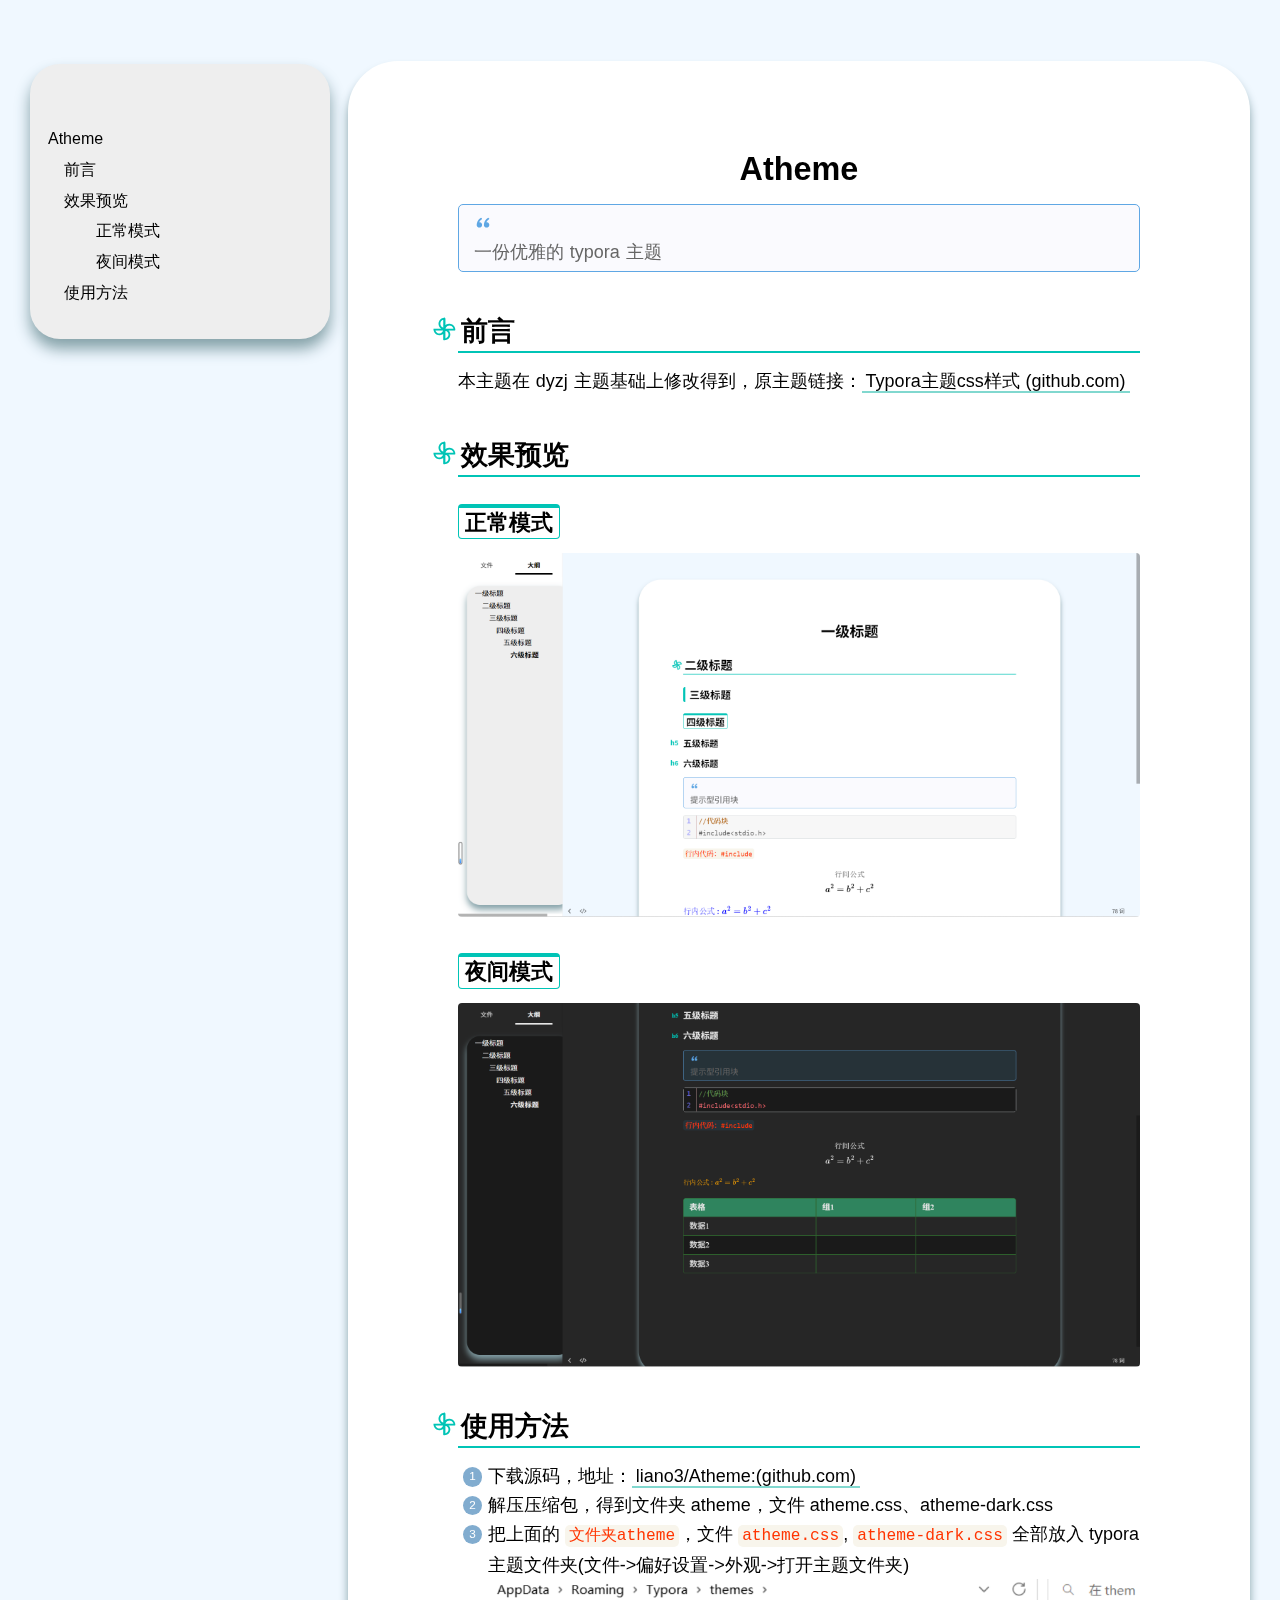
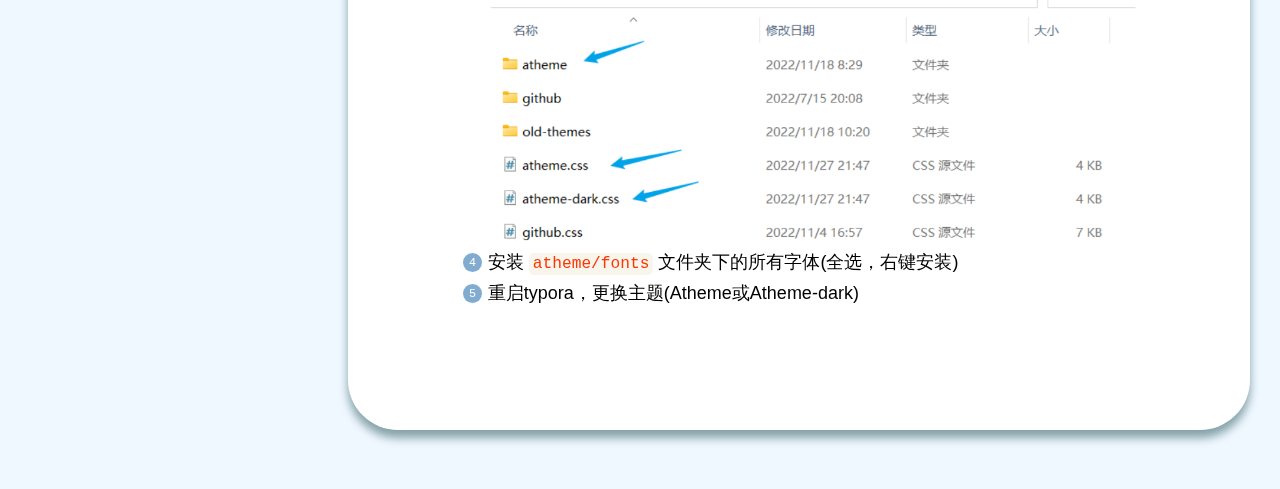
<file: readme.html>
<!doctype html>
<html>
<head>
<meta charset='UTF-8'><meta name='viewport' content='width=device-width initial-scale=1'>

<style type='text/css'>html {overflow-x: initial !important;}:root { --bg-color:#ffffff; --text-color:#333333; --select-text-bg-color:#B5D6FC; --select-text-font-color:auto; --monospace:"Lucida Console",Consolas,"Courier",monospace; --title-bar-height:20px; }
.mac-os-11 { --title-bar-height:28px; }
html { font-size: 14px; background-color: var(--bg-color); color: var(--text-color); font-family: "Helvetica Neue", Helvetica, Arial, sans-serif; -webkit-font-smoothing: antialiased; }
body { margin: 0px; padding: 0px; height: auto; inset: 0px; font-size: 1rem; line-height: 1.42857; overflow-x: hidden; background: inherit; tab-size: 4; }
iframe { margin: auto; }
a.url { word-break: break-all; }
a:active, a:hover { outline: 0px; }
.in-text-selection, ::selection { text-shadow: none; background: var(--select-text-bg-color); color: var(--select-text-font-color); }
#write { margin: 0px auto; height: auto; width: inherit; word-break: normal; overflow-wrap: break-word; position: relative; white-space: normal; overflow-x: visible; padding-top: 36px; }
#write.first-line-indent p { text-indent: 2em; }
#write.first-line-indent li p, #write.first-line-indent p * { text-indent: 0px; }
#write.first-line-indent li { margin-left: 2em; }
.for-image #write { padding-left: 8px; padding-right: 8px; }
body.typora-export { padding-left: 30px; padding-right: 30px; }
.typora-export .footnote-line, .typora-export li, .typora-export p { white-space: pre-wrap; }
.typora-export .task-list-item input { pointer-events: none; }
@media screen and (max-width: 500px) {
  body.typora-export { padding-left: 0px; padding-right: 0px; }
  #write { padding-left: 20px; padding-right: 20px; }
}
#write li > figure:last-child { margin-bottom: 0.5rem; }
#write ol, #write ul { position: relative; }
img { max-width: 100%; vertical-align: middle; image-orientation: from-image; }
button, input, select, textarea { color: inherit; font: inherit; }
input[type="checkbox"], input[type="radio"] { line-height: normal; padding: 0px; }
*, ::after, ::before { box-sizing: border-box; }
#write h1, #write h2, #write h3, #write h4, #write h5, #write h6, #write p, #write pre { width: inherit; }
#write h1, #write h2, #write h3, #write h4, #write h5, #write h6, #write p { position: relative; }
p { line-height: inherit; }
h1, h2, h3, h4, h5, h6 { break-after: avoid-page; break-inside: avoid; orphans: 4; }
p { orphans: 4; }
h1 { font-size: 2rem; }
h2 { font-size: 1.8rem; }
h3 { font-size: 1.6rem; }
h4 { font-size: 1.4rem; }
h5 { font-size: 1.2rem; }
h6 { font-size: 1rem; }
.md-math-block, .md-rawblock, h1, h2, h3, h4, h5, h6, p { margin-top: 1rem; margin-bottom: 1rem; }
.hidden { display: none; }
.md-blockmeta { color: rgb(204, 204, 204); font-weight: 700; font-style: italic; }
a { cursor: pointer; }
sup.md-footnote { padding: 2px 4px; background-color: rgba(238, 238, 238, 0.7); color: rgb(85, 85, 85); border-radius: 4px; cursor: pointer; }
sup.md-footnote a, sup.md-footnote a:hover { color: inherit; text-transform: inherit; text-decoration: inherit; }
#write input[type="checkbox"] { cursor: pointer; width: inherit; height: inherit; }
figure { overflow-x: auto; margin: 1.2em 0px; max-width: calc(100% + 16px); padding: 0px; }
figure > table { margin: 0px; }
thead, tr { break-inside: avoid; break-after: auto; }
thead { display: table-header-group; }
table { border-collapse: collapse; border-spacing: 0px; width: 100%; overflow: auto; break-inside: auto; text-align: left; }
table.md-table td { min-width: 32px; }
.CodeMirror-gutters { border-right: 0px; background-color: inherit; }
.CodeMirror-linenumber { user-select: none; }
.CodeMirror { text-align: left; }
.CodeMirror-placeholder { opacity: 0.3; }
.CodeMirror pre { padding: 0px 4px; }
.CodeMirror-lines { padding: 0px; }
div.hr:focus { cursor: none; }
#write pre { white-space: pre-wrap; }
#write.fences-no-line-wrapping pre { white-space: pre; }
#write pre.ty-contain-cm { white-space: normal; }
.CodeMirror-gutters { margin-right: 4px; }
.md-fences { font-size: 0.9rem; display: block; break-inside: avoid; text-align: left; overflow: visible; white-space: pre; background: inherit; position: relative !important; }
.md-fences-adv-panel { width: 100%; margin-top: 10px; text-align: center; padding-top: 0px; padding-bottom: 8px; overflow-x: auto; }
#write .md-fences.mock-cm { white-space: pre-wrap; }
.md-fences.md-fences-with-lineno { padding-left: 0px; }
#write.fences-no-line-wrapping .md-fences.mock-cm { white-space: pre; overflow-x: auto; }
.md-fences.mock-cm.md-fences-with-lineno { padding-left: 8px; }
.CodeMirror-line, twitterwidget { break-inside: avoid; }
svg { break-inside: avoid; }
.footnotes { opacity: 0.8; font-size: 0.9rem; margin-top: 1em; margin-bottom: 1em; }
.footnotes + .footnotes { margin-top: 0px; }
.md-reset { margin: 0px; padding: 0px; border: 0px; outline: 0px; vertical-align: top; background: 0px 0px; text-decoration: none; text-shadow: none; float: none; position: static; width: auto; height: auto; white-space: nowrap; cursor: inherit; -webkit-tap-highlight-color: transparent; line-height: normal; font-weight: 400; text-align: left; box-sizing: content-box; direction: ltr; }
li div { padding-top: 0px; }
blockquote { margin: 1rem 0px; }
li .mathjax-block, li p { margin: 0.5rem 0px; }
li blockquote { margin: 1rem 0px; }
li { margin: 0px; position: relative; }
blockquote > :last-child { margin-bottom: 0px; }
blockquote > :first-child, li > :first-child { margin-top: 0px; }
.footnotes-area { color: rgb(136, 136, 136); margin-top: 0.714rem; padding-bottom: 0.143rem; white-space: normal; }
#write .footnote-line { white-space: pre-wrap; }
@media print {
  body, html { border: 1px solid transparent; height: 99%; break-after: avoid; break-before: avoid; font-variant-ligatures: no-common-ligatures; }
  #write { margin-top: 0px; padding-top: 0px; border-color: transparent !important; padding-bottom: 0px !important; }
  .typora-export * { -webkit-print-color-adjust: exact; }
  .typora-export #write { break-after: avoid; }
  .typora-export #write::after { height: 0px; }
  .is-mac table { break-inside: avoid; }
  .typora-export-show-outline .typora-export-sidebar { display: none; }
}
.footnote-line { margin-top: 0.714em; font-size: 0.7em; }
a img, img a { cursor: pointer; }
pre.md-meta-block { font-size: 0.8rem; min-height: 0.8rem; white-space: pre-wrap; background: rgb(204, 204, 204); display: block; overflow-x: hidden; }
p > .md-image:only-child:not(.md-img-error) img, p > img:only-child { display: block; margin: auto; }
#write.first-line-indent p > .md-image:only-child:not(.md-img-error) img { left: -2em; position: relative; }
p > .md-image:only-child { display: inline-block; width: 100%; }
#write .MathJax_Display { margin: 0.8em 0px 0px; }
.md-math-block { width: 100%; }
.md-math-block:not(:empty)::after { display: none; }
.MathJax_ref { fill: currentcolor; }
[contenteditable="true"]:active, [contenteditable="true"]:focus, [contenteditable="false"]:active, [contenteditable="false"]:focus { outline: 0px; box-shadow: none; }
.md-task-list-item { position: relative; list-style-type: none; }
.task-list-item.md-task-list-item { padding-left: 0px; }
.md-task-list-item > input { position: absolute; top: 0px; left: 0px; margin-left: -1.2em; margin-top: calc(1em - 10px); border: none; }
.math { font-size: 1rem; }
.md-toc { min-height: 3.58rem; position: relative; font-size: 0.9rem; border-radius: 10px; }
.md-toc-content { position: relative; margin-left: 0px; }
.md-toc-content::after, .md-toc::after { display: none; }
.md-toc-item { display: block; color: rgb(65, 131, 196); }
.md-toc-item a { text-decoration: none; }
.md-toc-inner:hover { text-decoration: underline; }
.md-toc-inner { display: inline-block; cursor: pointer; }
.md-toc-h1 .md-toc-inner { margin-left: 0px; font-weight: 700; }
.md-toc-h2 .md-toc-inner { margin-left: 2em; }
.md-toc-h3 .md-toc-inner { margin-left: 4em; }
.md-toc-h4 .md-toc-inner { margin-left: 6em; }
.md-toc-h5 .md-toc-inner { margin-left: 8em; }
.md-toc-h6 .md-toc-inner { margin-left: 10em; }
@media screen and (max-width: 48em) {
  .md-toc-h3 .md-toc-inner { margin-left: 3.5em; }
  .md-toc-h4 .md-toc-inner { margin-left: 5em; }
  .md-toc-h5 .md-toc-inner { margin-left: 6.5em; }
  .md-toc-h6 .md-toc-inner { margin-left: 8em; }
}
a.md-toc-inner { font-size: inherit; font-style: inherit; font-weight: inherit; line-height: inherit; }
.footnote-line a:not(.reversefootnote) { color: inherit; }
.reversefootnote { font-family: ui-monospace, sans-serif; }
.md-attr { display: none; }
.md-fn-count::after { content: "."; }
code, pre, samp, tt { font-family: var(--monospace); }
kbd { margin: 0px 0.1em; padding: 0.1em 0.6em; font-size: 0.8em; color: rgb(36, 39, 41); background: rgb(255, 255, 255); border: 1px solid rgb(173, 179, 185); border-radius: 3px; box-shadow: rgba(12, 13, 14, 0.2) 0px 1px 0px, rgb(255, 255, 255) 0px 0px 0px 2px inset; white-space: nowrap; vertical-align: middle; }
.md-comment { color: rgb(162, 127, 3); opacity: 0.6; font-family: var(--monospace); }
code { text-align: left; vertical-align: initial; }
a.md-print-anchor { white-space: pre !important; border-width: initial !important; border-style: none !important; border-color: initial !important; display: inline-block !important; position: absolute !important; width: 1px !important; right: 0px !important; outline: 0px !important; background: 0px 0px !important; text-decoration: initial !important; text-shadow: initial !important; }
.os-windows.monocolor-emoji .md-emoji { font-family: "Segoe UI Symbol", sans-serif; }
.md-diagram-panel > svg { max-width: 100%; }
[lang="flow"] svg, [lang="mermaid"] svg { max-width: 100%; height: auto; }
[lang="mermaid"] .node text { font-size: 1rem; }
table tr th { border-bottom: 0px; }
video { max-width: 100%; display: block; margin: 0px auto; }
iframe { max-width: 100%; width: 100%; border: none; }
.highlight td, .highlight tr { border: 0px; }
mark { background: rgb(255, 255, 0); color: rgb(0, 0, 0); }
.md-html-inline .md-plain, .md-html-inline strong, mark .md-inline-math, mark strong { color: inherit; }
.md-expand mark .md-meta { opacity: 0.3 !important; }
mark .md-meta { color: rgb(0, 0, 0); }
@media print {
  .typora-export h1, .typora-export h2, .typora-export h3, .typora-export h4, .typora-export h5, .typora-export h6 { break-inside: avoid; }
}
.md-diagram-panel .messageText { stroke: none !important; }
.md-diagram-panel .start-state { fill: var(--node-fill); }
.md-diagram-panel .edgeLabel rect { opacity: 1 !important; }
.md-fences.md-fences-math { font-size: 1em; }
.md-fences-advanced:not(.md-focus) { padding: 0px; white-space: nowrap; border: 0px; }
.md-fences-advanced:not(.md-focus) { background: inherit; }
.typora-export-show-outline .typora-export-content { max-width: 1440px; margin: auto; display: flex; flex-direction: row; }
.typora-export-sidebar { width: 300px; font-size: 0.8rem; margin-top: 80px; margin-right: 18px; }
.typora-export-show-outline #write { --webkit-flex:2; flex: 2 1 0%; }
.typora-export-sidebar .outline-content { position: fixed; top: 0px; max-height: 100%; overflow: hidden auto; padding-bottom: 30px; padding-top: 60px; width: 300px; }
@media screen and (max-width: 1024px) {
  .typora-export-sidebar, .typora-export-sidebar .outline-content { width: 240px; }
}
@media screen and (max-width: 800px) {
  .typora-export-sidebar { display: none; }
}
.outline-content li, .outline-content ul { margin-left: 0px; margin-right: 0px; padding-left: 0px; padding-right: 0px; list-style: none; }
.outline-content ul { margin-top: 0px; margin-bottom: 0px; }
.outline-content strong { font-weight: 400; }
.outline-expander { width: 1rem; height: 1.42857rem; position: relative; display: table-cell; vertical-align: middle; cursor: pointer; padding-left: 4px; }
.outline-expander::before { content: ""; position: relative; font-family: Ionicons; display: inline-block; font-size: 8px; vertical-align: middle; }
.outline-item { padding-top: 3px; padding-bottom: 3px; cursor: pointer; }
.outline-expander:hover::before { content: ""; }
.outline-h1 > .outline-item { padding-left: 0px; }
.outline-h2 > .outline-item { padding-left: 1em; }
.outline-h3 > .outline-item { padding-left: 2em; }
.outline-h4 > .outline-item { padding-left: 3em; }
.outline-h5 > .outline-item { padding-left: 4em; }
.outline-h6 > .outline-item { padding-left: 5em; }
.outline-label { cursor: pointer; display: table-cell; vertical-align: middle; text-decoration: none; color: inherit; }
.outline-label:hover { text-decoration: underline; }
.outline-item:hover { border-color: rgb(245, 245, 245); background-color: var(--item-hover-bg-color); }
.outline-item:hover { margin-left: -28px; margin-right: -28px; border-left: 28px solid transparent; border-right: 28px solid transparent; }
.outline-item-single .outline-expander::before, .outline-item-single .outline-expander:hover::before { display: none; }
.outline-item-open > .outline-item > .outline-expander::before { content: ""; }
.outline-children { display: none; }
.info-panel-tab-wrapper { display: none; }
.outline-item-open > .outline-children { display: block; }
.typora-export .outline-item { padding-top: 1px; padding-bottom: 1px; }
.typora-export .outline-item:hover { margin-right: -8px; border-right: 8px solid transparent; }
.typora-export .outline-expander::before { content: "+"; font-family: inherit; top: -1px; }
.typora-export .outline-expander:hover::before, .typora-export .outline-item-open > .outline-item > .outline-expander::before { content: "−"; }
.typora-export-collapse-outline .outline-children { display: none; }
.typora-export-collapse-outline .outline-item-open > .outline-children, .typora-export-no-collapse-outline .outline-children { display: block; }
.typora-export-no-collapse-outline .outline-expander::before { content: "" !important; }
.typora-export-show-outline .outline-item-active > .outline-item .outline-label { font-weight: 700; }
.md-inline-math-container mjx-container { zoom: 0.95; }
mjx-container { break-inside: avoid; }


/* 图标 */
@font-face {font-family: 'iconfont';src: url('[data-uri]') format('truetype');}.iconfont {font-family: "iconfont" !important;font-size: 16px;font-style: normal;-webkit-font-smoothing: antialiased;-moz-osx-font-smoothing: grayscale;}.icon-quote:before {content: "\e60c";}.icon-fengche:before {content: "\e625";}
/* 页面 */
html {
    font-size: 18px;
    background-color: var(--bg-color);
    -webkit-font-smoothing: antialiased;
}
body {
    font-family: var(--body-font);
    color: var(--body-color);
    line-height: 1.6rem;
}
#write {
    max-width: 950px;
    margin: 5% auto;
    padding: 6% 9% 10%;
    background-color: var(--write-color);
    border-radius: 50px;
    box-shadow: #84A1A8 0px 8px 10px;
}
/* 段落 */
#write p {
    line-height: 1.6rem;
    word-spacing: .05rem;
}
#write>ul:first-child,
#write>ol:first-child {
    margin-top: 30px;
}
/* 链接 */
#write a {
    border-bottom: 2px solid var(--abottom-color);
    padding: 0 4px;
    transition: .5s;
    color: var(--atext-color);
    text-decoration: none;
}
#write a span {
    cursor: pointer;
    display: inline-block;
    position: relative;
    transition: 0.5s;
}
#write a span:after {
    content: '»';
    position: absolute;
    opacity: 0;
    top: 0;
    right: -20px;
    transition: 0.5s;
}
#write a:hover {
    border-radius: 6px;
    background-color: var(--abottom-color);
    cursor: pointer;
}
#write a:hover span {
    padding-right: 25px;
}
#write a:hover span:after {
    opacity: 1;
    right: 0;
}
#write h2 a,
#write h4 a {
    border-bottom: none !important;
}
h2 a:hover:before,
h4 a:hover:before {
    content: none !important;
}
#write a:empty {
    padding-left: 0px;
    padding-right: 0px;
}
/* 目录 */
#write a.md-toc-inner {
    line-height: 1.6;
    white-space: pre-line;
    border-bottom: none;
    color: var(--toc-color);
}
.md-toc {
    margin-top: 40px;
    padding-bottom: 20px;
}
#write a.md-toc-inner:hover {
    text-decoration: underline;
    color: var(--toc-color) !important;
    background-color: inherit;
    border-radius: 0px;
}
#write a.md-toc-inner:hover:before {
    content: none !important;
}
/* 标题 */
h1,
h2,
h3,
h4,
h5,
h6 {
    position: relative;
    margin-top: 1rem;
    margin-bottom: 1rem;
    font-weight: bold;
    line-height: 1.4;
    cursor: text;
}
h1:hover a.anchor,
h2:hover a.anchor,
h3:hover a.anchor,
h4:hover a.anchor,
h5:hover a.anchor,
h6:hover a.anchor {
    text-decoration: none;
}
h1 code {
    font-size: inherit !important;
}
h2 code {
    font-size: inherit !important;
}
h3 code {
    font-size: inherit !important;
}
h4 code {
    font-size: inherit !important;
}
h5 code {
    font-size: inherit !important;
}
h6 code {
    font-size: inherit !important;
}
h1 {
    text-align: center;
    font-size: 1.8em;
    line-height: 1.2;
    margin: 0.5em auto 0.2em;
    display: block;
}
h1 span {
    display: inline-block;
    position: relative;
}
h1 span:after {
    background: var(--titlebefore-color);
    bottom: -5px;
    content: '';
    height: 2px;
    left: 0;
    position: absolute;
    transform: scaleX(0);
    width: 100%;
    transition-delay: 0s;
    transition-duration: 0.2s;
    transition-timing-function: ease-in-out;
}
h1:hover span:after {
    transform: scaleX(1);
}
h2 {
    margin: 1.4em auto 0.2em;
    font-size: 1.5em;
    border-bottom: 2px solid var(--titlebefore-color);
}
h2::before {
    content: '\e625' !important;
    color: var(--titlebefore-color);
    font-family: "iconfont";
}
@keyframes avatar_turn_around {
    from {
        transform: rotate(0)
    }
    to {
        transform: rotate(360deg)
    }
}
h2:before {
    display: inline-block;
    animation: avatar_turn_around 2s linear infinite;
    font-size: 28px;
    margin-left: -28px;
}
h2 * {
    margin-left: .18rem;
}
.about-content-description h2:before {
    content: none !important;
}
.about-content-description h2 {
    border-bottom: none;
}
h3 {
    font-size: 1.3em;
    line-height: 1.43;
    margin: 1.2em auto 0.2em;
    padding-left: 9px;
    border-left: 5px solid var(--titlebefore-color);
    border-radius: 4px;
}
h4 {
    margin-top: 1.0em;
    margin-bottom: -1.2em;
    font-size: 1.2em;
    padding-left: 6px;
    padding-right: 6px;
    display: inline-block;
    border: 1px solid var(--titlebefore-color);
    border-top: 4px solid var(--titlebefore-color);
    border-radius: 4px;
}
h2:hover:before,
h3:hover:before,
h4:hover:before,
h5:hover:before,
h6:hover:before {
    color: var(--focus-color);
}
h2:hover,
h3:hover,
h4:hover{
    border-color: var(--focus-color);
}
h5::before,
h6::before {
    position: absolute;
    right: calc(100% + .55em);
    top: 0;
    color: var(--titlebefore-color);
    font-size: 0.8rem;
    font-weight: bold;
    font-variant: 'small-caps';
    white-space: nowrap;
    border: 0;
}
h5,
h6 {
    font-size: 1.1rem;
}
h5::before {
    content: 'h5';
    top: 0.18rem;
}
h6::before {
    content: 'h6';
    top: 0.18rem;
}
#write>h5.md-focus:before {
    left: -1.5625rem;
    top: .285714286rem;
}
#write>h6.md-focus:before {
    left: -1.5625rem;
    top: .285714286rem;
}
p,
blockquote,
ul,
ol,
dl,
table {
    margin: 0.8em 0;
}
li>ol,
li>ul {
    margin: 0 0;
}
li p.first {
    display: inline-block;
}
ul,
ol {
    padding-left: 30px;
}
ul:first-child,
ol:first-child {
    margin-top: 0;
}
ul:last-child,
ol:last-child {
    margin-bottom: 0;
}
/* 引用块 */
blockquote {
    border: 1px solid var(--blockquoteicon-color);
    padding: 4px 15px;
    color: #666666;
    background-color: var(--blockquotebg-color);
    border-radius: 5px;
    position: relative;
}
blockquote::before {
    content: '\e60c';
    font-family: "iconfont";
    color: var(--blockquoteicon-color);
    position: top;
    font-size: 1rem;
    font-weight: 500;
}
blockquote:hover {
    box-shadow: #84A1A8 0px 8px 10px;
    border-left: 3px solid var(--focus-color);
}
blockquote:hover:before {
    color: var(--focus-color);
}
/* 表格 */
table {
    padding: 0;
    word-break: initial;
    border-collapse: separate;
}
table tr:nth-child(2n) {
    background-color: var(--tableevenrow-color);
}
table tr th {
    font-weight: bold;
    border: 1px solid var(--tableborder-color);
    background-color: var(--tablethbg-color);
    border-bottom: 0;
    text-align: left;
    margin: 0;
    padding: 6px 13px;
}
table tr td {
    border: 1px solid var(--tableborder-color);
    text-align: left;
    margin: 0;
    padding: 6px 13px;
}
table tr:first-child th:first-child {
    border-top-left-radius: 5px;
}
table tr:first-child th:last-child {
    border-top-right-radius: 5px;
}
table tr:last-child td:last-child {
    border-bottom-right-radius: 5px;
}
table tr:last-child td:first-child {
    border-bottom-left-radius: 5px;
}
table tr th:first-child,
table tr td:first-child {
    margin-top: 0;
}
table tr th:last-child,
table tr td:last-child {
    margin-bottom: 0;
}
table tr:hover {
    background-color: var(--tablefocusrow-color);
}
/* 代码块 */
.CodeMirror pre {
    font-family: var(--code-font);
    font-weight: 500;
    font-size: 0.9rem;
    padding-left: 5px;
}
.md-fences {
    background: var(--codeblockbg-color);
    border-radius: 5px;
    color: var(--codeblockfont-color);
    overflow-wrap: break-word;
    word-wrap: break-word;
    line-height: 1.6em;
    border: 1px solid #d0d5d7;
}
.md-fences:hover {
    box-shadow: #84A1A8 0px 8px 10px;
}
.CodeMirror-gutters {
    border-right: 1px solid rgb(199, 159, 159);
}
.cm-s-inner .CodeMirror-linenumber {
    color: var(--codeblocknum-color);
}
.CodeMirror-cursors .CodeMirror-cursor {
    border-left: 2px solid var(--focus-color);
}
.md-fences:not(.md-focus) .CodeMirror-code>*:hover {
    background-color: var(--codeblockline-color);
}
.md-fences.md-focus .CodeMirror-code>div.CodeMirror-activeline {
    background-color: var(--codeblockline-color);
}
/* 行内公式 */
[md-inline='inline_math'] {
    color: blue;
    font-size: 100%;
}
/* front-matter */
#write pre.md-meta-block {
    font-family: var(--body-font);
    color: var(--yaml-color) !important;
    padding: 15px;
    background: var(--yamlbg-color) !important;
    font-size: 0.8rem;
    line-height: 1.45;
    border-radius: 5px;
}
/* 行内代码 */
code {
    padding: 2px 4px;
    border-radius: 5px;
    font-family: var(--code-font);
    font-size: 0.9rem;
    color: var(--code-color);
    background-color: var(--codebg-color);
}
/* 分割线 */
hr {
    width: 80%;
    margin: 0 auto;
    border: 0;
    height: 2px;
    background-image: linear-gradient(to right, rgba(0, 0, 0, 0), var(--split-color), rgba(0, 0, 0, 0));
}
.cm-s-inner .cm-link,
.cm-s-inner.cm-link {
    color: #22a2c9;
}
.cm-s-inner .cm-string {
    color: #22a2c9;
}
/* 任务列表 */
.md-task-list-item>input {
    margin-left: -1.3em;
}
.md-task-list-item:before {
    content: none !important;
}
.mathjax-block>.code-tooltip {
    bottom: .375rem;
}
/* 图片 */
.md-image {
    margin: 15px auto 5px;
}
img {
    border-radius: 5px;
}
img:hover {
    box-shadow: #84A1A8 0px 10px 15px;
}
.md-tag {
    color: inherit;
}
/* 侧边 */
.sidebar-tabs {
    border-bottom: none;
}
#typora-sidebar {
    background-color: var(--write-color);
}
.outline-content {
    margin: 5% 0 5%;
    background-color: var(--sidebarbg-color);
    border-radius: 30px;
    box-shadow: #84A1A8 0px 10px 15px;
}
.outline-item {
    font-size: 16px;
}
.outline-item:hover {
    color: var(--titlebefore-color) !important;
    background-color: var(--sidelist-selected-color);
}
.md-lang {
    color: #b4654d;
}
/* 有序无序列表 */
#write ul li,
#write ol li,
#write .ul .li,
#write .ol .li {
    list-style-type: none;
}
#write ul>li:not(.tab):before,
#write .ul>.li:not(.tab):before {
    margin-left: -22px;
    margin-top: 9px;
    width: .62em;
    height: .62em;
    border: .1em solid var(--ulol-color);
    border-radius: .31em;
    background: 0 0;
    content: '';
    line-height: .42em;
}
#write ol li:before,
#write ul li:before,
#write .ol .li:before,
#write .ul .li:before {
    position: absolute;
    background: var(--ulol-color);
    color: var(--olfore-color);
    cursor: pointer;
    transition: all .3s ease-out;
}
#write ol li:first-child,
#write .ol .li:first-child {
    counter-reset: li;
}
#write ol li:hover:before,
#write ul li:hover:before,
#write .ol .li:hover:before,
#write .ul .li:hover:before {
    transform: rotate(360deg);
}
#write ul>li:not(.tab):hover:before,
#write .ul>.li:not(.tab):hover:before {
    border-color: var(--focus-color);
}
#write ol>li:before,
#write .ol>.li:before {
    margin-top: 5px;
    margin-left: -25px;
    width: 1.65em;
    height: 1.65em;
    border-radius: 0.825em;
    content: counter(li);
    counter-increment: li;
    text-align: center;
    font-size: .65em;
    line-height: 1.60em;
}
/* 打印 */
@media print {
    html,
    body {
        font-size: 15px !important;
        font-family: Times, '思源宋体', serif !important;
    }
    pre {
        page-break-inside: avoid;
        word-wrap: break-word;
    }
    #write {
        background: var(--write-color) !important;
        box-shadow: none !important;
        margin: 0 auto !important;
        padding: 20px 30px 160px !important;
    }
}
@import url();
:root {
    --select-text-bg-color: #ffafa3;/* 文本选中背景色（粉红）*/
    --bg-color: rgb(240, 248, 255);/* 整体背景色 */
    --write-color: #fff;    /* 书写区背景色 */
    --sidebarbg-color: #eee;/* 侧边栏背景色 */
    --focus-color: #ff5d52;/* 点击某些元素（如标题）显示的颜色（偏红） */
    --codeblockbg-color: rgba(238, 238, 238, 0.2);/* 代码块背景色（灰色） */
    --codeblockfont-color: #555;/* 代码块默认字体颜色（黑色） */
    --codeblockline-color: #e0f8f8;/* 代码块选中行颜色（青色） */
    --titlebefore-color: #00c4b6;/* 各级标题点缀颜色（绿色） */
    --codeblocknum-color: rgba(128, 128, 255, 0.8);/* 代码块行编号颜色（蓝色） */
    --blockquoteicon-color: #5fa7e4; /* blockquote提示图标色（蓝色） */
    --blockquotebg-color: rgba(230, 230, 250, 0.2);/* blockquote背景色（淡蓝） */
    --ulol-color: #81accf;/* 有序无序列表前缀颜色（灰色） */
    --olfore-color: #fff;/* 有序列表字体颜色（白色） */
    --tableevenrow-color: rgba(238, 238, 238, 0.4);/* 表格偶数行颜色（淡灰） */
    --tablefocusrow-color: #e0f8f8;/* 表格鼠标悬停行颜色（淡蓝） */
    --tableborder-color: #c5c5c5;/* 表格边框色（黑色） */
    --tablethbg-color: rgba(199, 237, 204, 0.3);/* 表格表头背景色（淡绿） */
    --scrollbar-color: #9e9e9e;/* 滚动条颜色（灰色） */
    --toc-color: #00a0a0;/* 目录颜色（绿色） */
    --atext-color: black;/* 超链接文本颜色（黑色） */
    --ahover-color: #ffffffe6;/* 超链接悬停文本颜色（白色） */
    --abottom-color: #81d8cf;/* 超链接下划线颜色（青色） */
    --code-color: #ff3502;/* 行内代码前景色（红色） */
    --codebg-color: #f8f5ec;/* 行内代码背景色（淡红） */
    --split-color: #00c4b6;/* 分割线颜色（绿色） */
    --body-color: #000000;/* 文本颜色（黑色） */
    --para-color: #000000;/* 段落文本颜色（黑色） */
    --sidelist-selected-color: #eeeeee;/* 侧边栏条目选中背景色（灰色） */
    --yamlbg-color: #f7f7f7;/* 头部YAML背景色（白色） */
    --yaml-color: #585858;/* 头部YAML字体颜色（黑色） */
    --body-font: '思源黑体 CN', sans-serif;/* 字体 */
    --code-font: 'Consolas', '思源宋体', monospace;/* 代码块以及行内代码字体 */
}


</style><title>readme</title>
</head>
<body class='typora-export os-windows typora-export-show-outline typora-export-no-collapse-outline'><div class='typora-export-content'>
<div class="typora-export-sidebar"><div class="outline-content"><li class="outline-item-wrapper outline-h1"><div class="outline-item"><span class="outline-expander"></span><a class="outline-label" href="#atheme">Atheme</a></div><ul class="outline-children"><li class="outline-item-wrapper outline-h2"><div class="outline-item"><span class="outline-expander"></span><a class="outline-label" href="#前言">前言</a></div><ul class="outline-children"></ul></li><li class="outline-item-wrapper outline-h2"><div class="outline-item"><span class="outline-expander"></span><a class="outline-label" href="#效果预览">效果预览</a></div><ul class="outline-children"><li class="outline-item-wrapper outline-h4"><div class="outline-item"><span class="outline-expander"></span><a class="outline-label" href="#正常模式">正常模式</a></div><ul class="outline-children"></ul></li><li class="outline-item-wrapper outline-h4"><div class="outline-item"><span class="outline-expander"></span><a class="outline-label" href="#夜间模式">夜间模式</a></div><ul class="outline-children"></ul></li></ul></li><li class="outline-item-wrapper outline-h2"><div class="outline-item"><span class="outline-expander"></span><a class="outline-label" href="#使用方法">使用方法</a></div><ul class="outline-children"></ul></li></ul></li></div></div><div id='write'  class=''><h1 id='atheme'><span>Atheme</span></h1><blockquote><p><span>一份优雅的 typora 主题</span></p></blockquote><h2 id='前言'><span>前言</span></h2><p><span>本主题在 dyzj 主题基础上修改得到，原主题链接：</span><a href='https://github.com/muggledy/typora-dyzj-theme'><span>Typora主题css样式 (github.com)</span></a></p><h2 id='效果预览'><span>效果预览</span></h2><h4 id='正常模式'><span>正常模式</span></h4><p><img src="readme.assets/image-20221130112616055.png" alt="image-20221130112616055" style="zoom:80%;" /></p><h4 id='夜间模式'><span>夜间模式</span></h4><p><img src="readme.assets/image-20221130112645681.png" alt="image-20221130112645681" style="zoom:80%;" /></p><h2 id='使用方法'><span>使用方法</span></h2><ol start='' ><li><span>下载源码，地址：</span><a href='https://github.com/liano3/Atheme'><span>liano3/Atheme:(github.com)</span></a></li><li><span>解压压缩包，得到文件夹 atheme，文件 atheme.css、atheme-dark.css</span></li><li><span>把上面的 </span><code>文件夹atheme</code><span>，文件 </span><code>atheme.css</code><span>, </span><code>atheme-dark.css</code><span> 全部放入 typora 主题文件夹(文件-&gt;偏好设置-&gt;外观-&gt;打开主题文件夹)</span>
<img src="readme.assets/image-20221130112424163.png" alt="image-20221130112424163" style="zoom:80%;" /></li><li><span>安装 </span><code>atheme/fonts</code><span> 文件夹下的所有字体(全选，右键安装)</span></li><li><span>重启typora，更换主题(Atheme或Atheme-dark)</span></li></ol></div></div>

<script>(function(){var e=document.body.parentElement,t=[],n=null,i=document.body.classList.contains("typora-export-collapse-outline"),r=function(e,t,n){document.addEventListener(e,function(e){if(!e.defaultPrevented)for(var i=e.target;i&&i!=this;i=i.parentNode)if(i.matches(t)){!1===n.call(i,e)&&(e.preventDefault(),e.stopPropagation());break}},!1)};function o(){return e.scrollTop}r("click",".outline-expander",function(e){var t=this.closest(".outline-item-wrapper").classList;return t.contains("outline-item-open")?t.remove("outline-item-open"):t.add("outline-item-open"),d(),!1}),r("click",".outline-item",function(e){var t=this.querySelector(".outline-label");if(location.hash="#"+t.getAttribute("href"),i){var n=this.closest(".outline-item-wrapper").classList;n.contains("outline-item-open")||n.add("outline-item-open"),c(),n.add("outline-item-active")}});var a,s,l=function(){var e=o();n=null;for(var i=0;i<t.length&&t[i][1]-e<60;i++)n=t[i]},c=function(){document.querySelectorAll(".outline-item-active").forEach(e=>e.classList.remove("outline-item-active")),document.querySelectorAll(".outline-item-single.outline-item-open").forEach(e=>e.classList.remove("outline-item-open"))},d=function(){if(n){c();var e=document.querySelector('.outline-label[href="#'+(CSS.escape?CSS.escape(n[0]):n[0])+'"]');if(e)if(i){var t=e.closest(".outline-item-open>ul>.outline-item-wrapper");if(t)t.classList.add("outline-item-active");else{for(var r=(e=e.closest(".outline-item-wrapper")).parentElement.closest(".outline-item-wrapper");r;)r=(e=r).parentElement.closest(".outline-item-wrapper");e.classList.add("outline-item-active")}}else e.closest(".outline-item-wrapper").classList.add("outline-item-active")}};window.addEventListener("scroll",function(e){a&&clearTimeout(a),a=setTimeout(function(){l(),d()},300)});var u=function(){s=setTimeout(function(){!function(){t=[];var e=o();document.querySelector("#write").querySelectorAll("h1, h2, h3, h4, h5, h6").forEach(n=>{var i=n.getAttribute("id");t.push([i,e+n.getBoundingClientRect().y])})}(),l(),d()},300)};window.addEventListener("resize",function(e){s&&clearTimeout(s),u()}),u()})();</script></body>
</html>
</file>
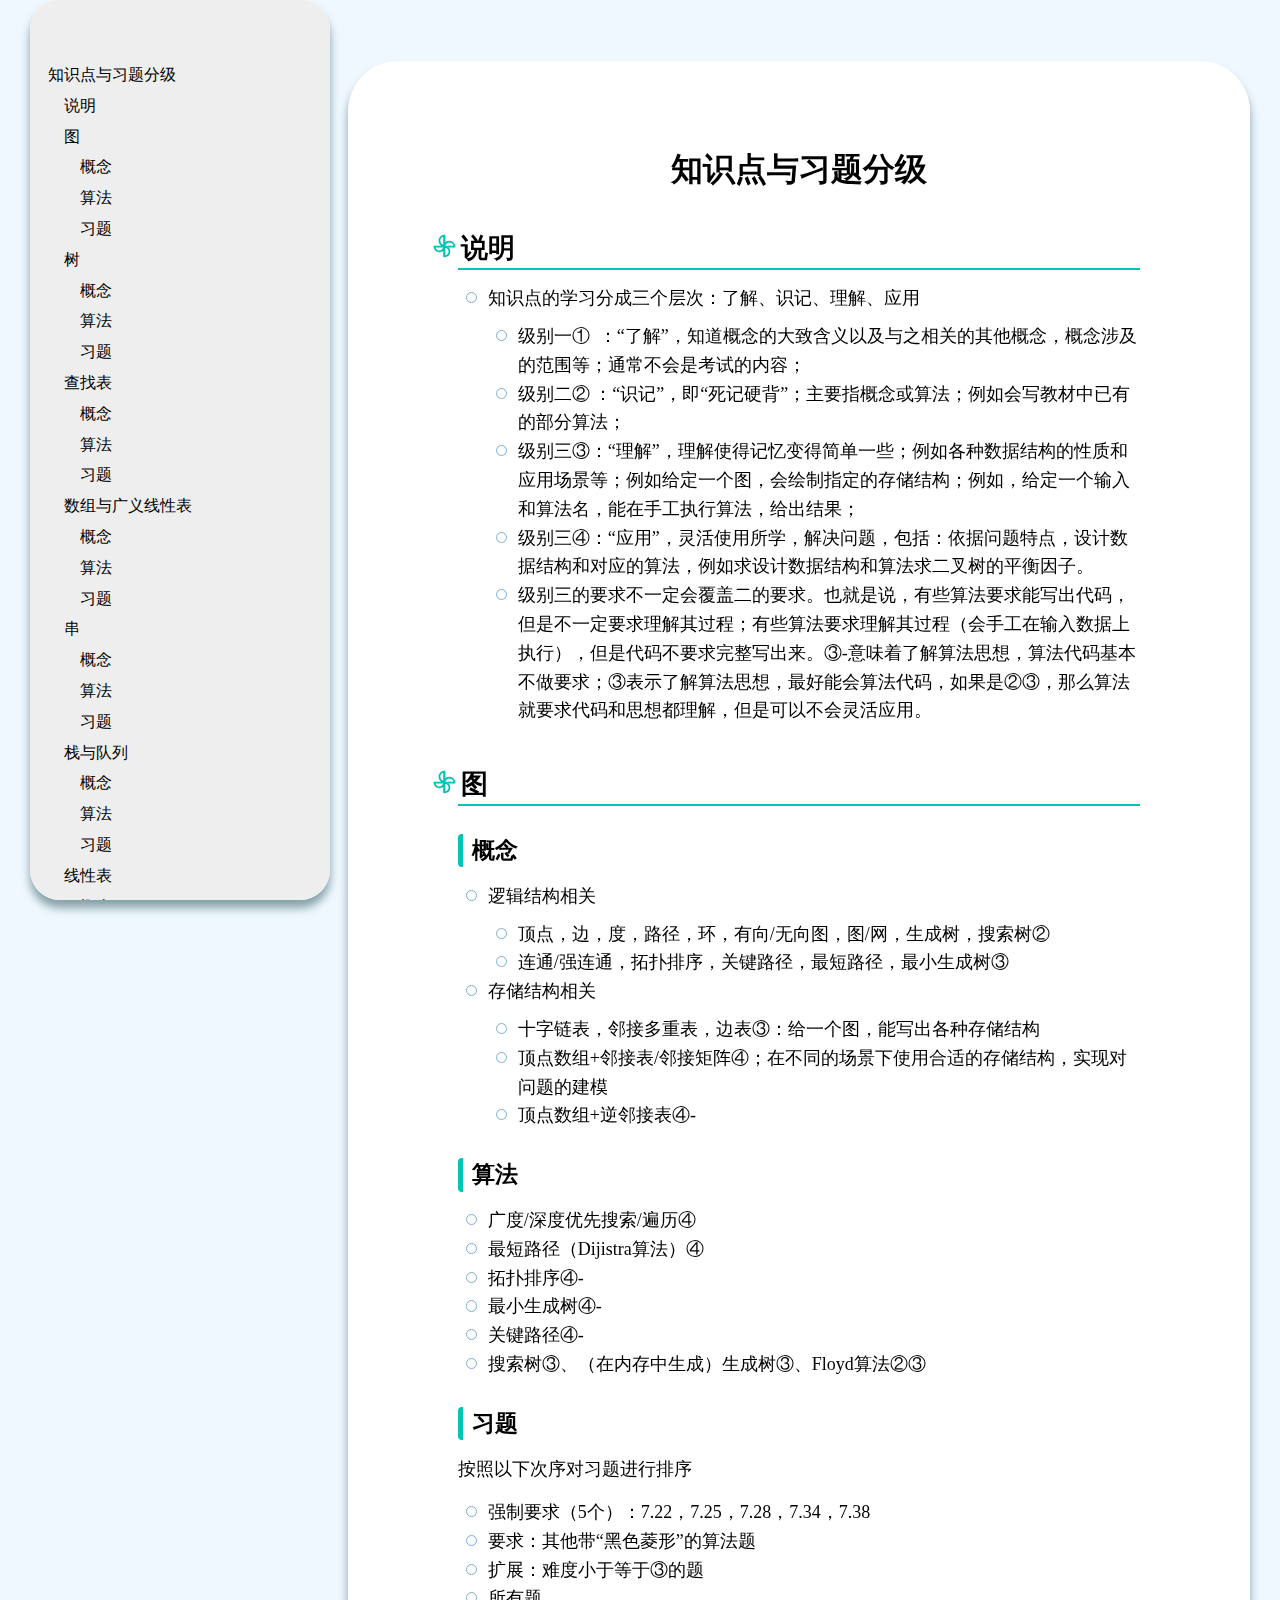
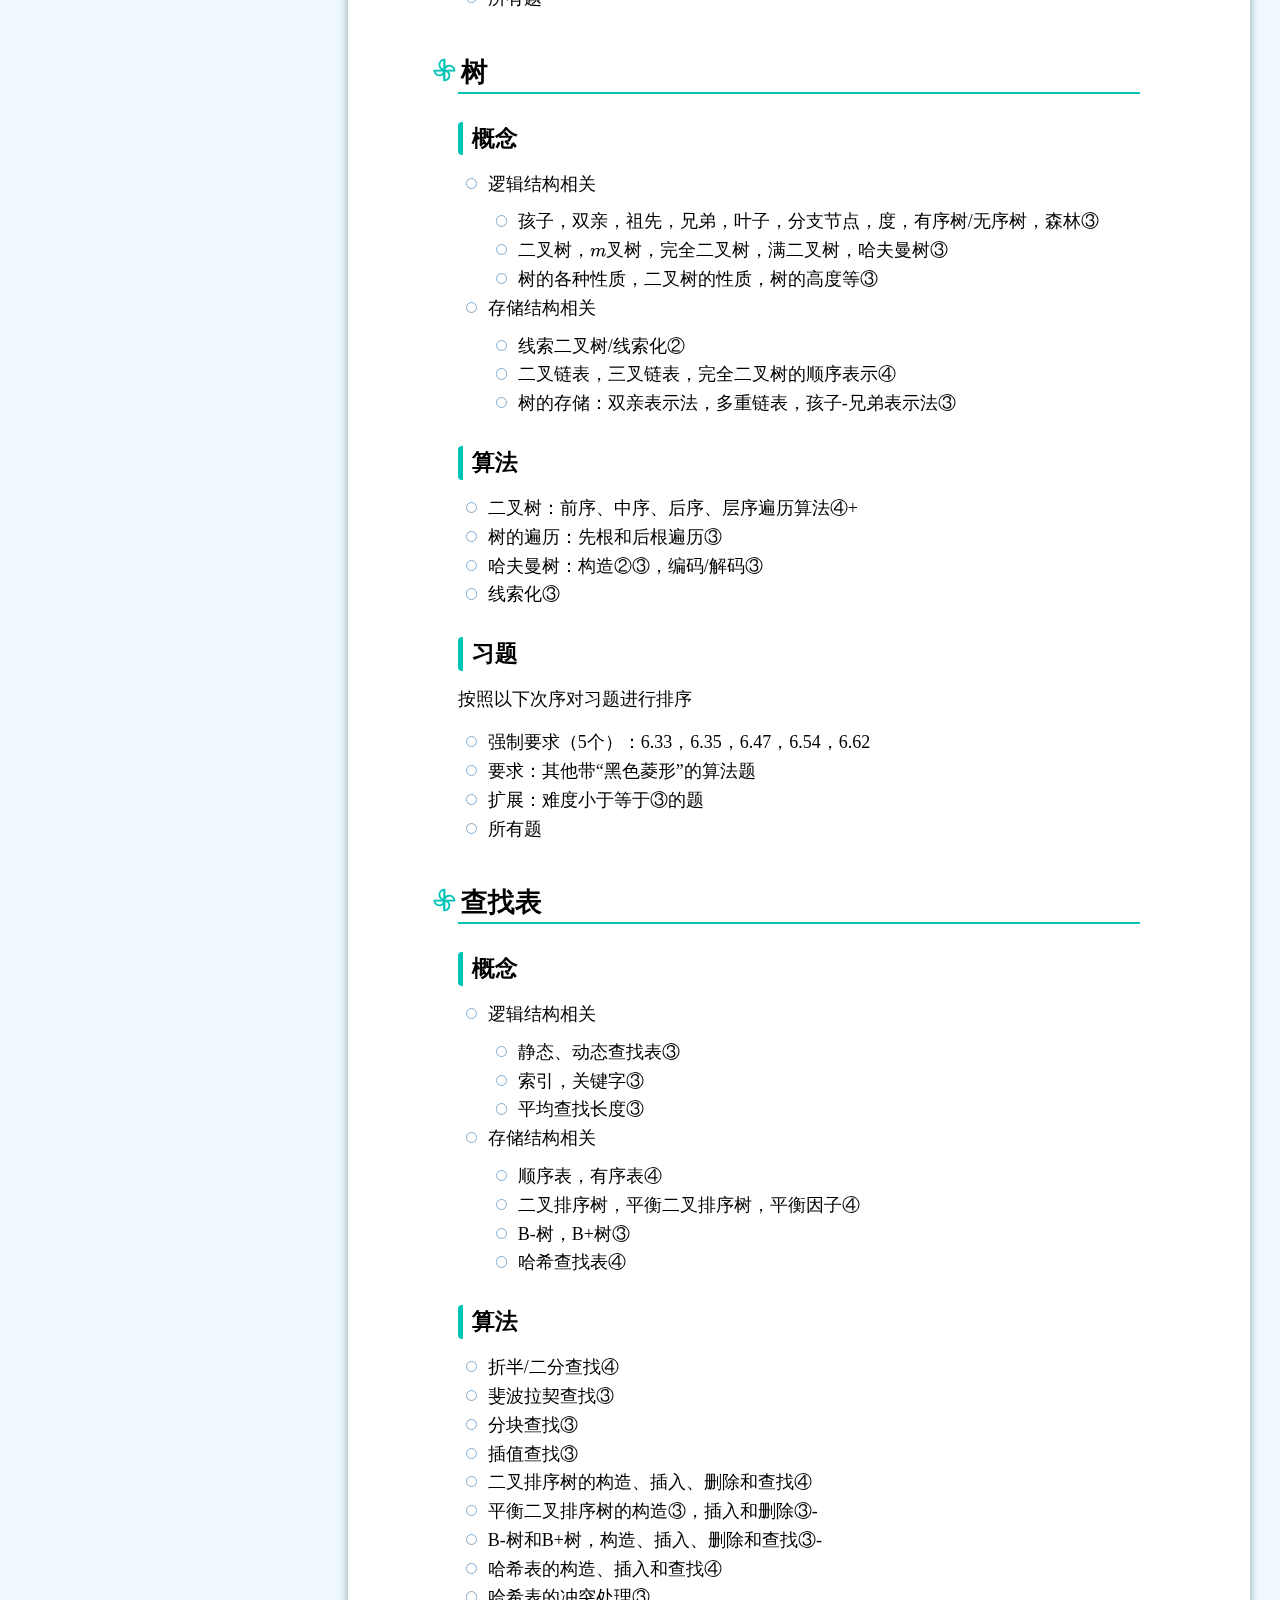
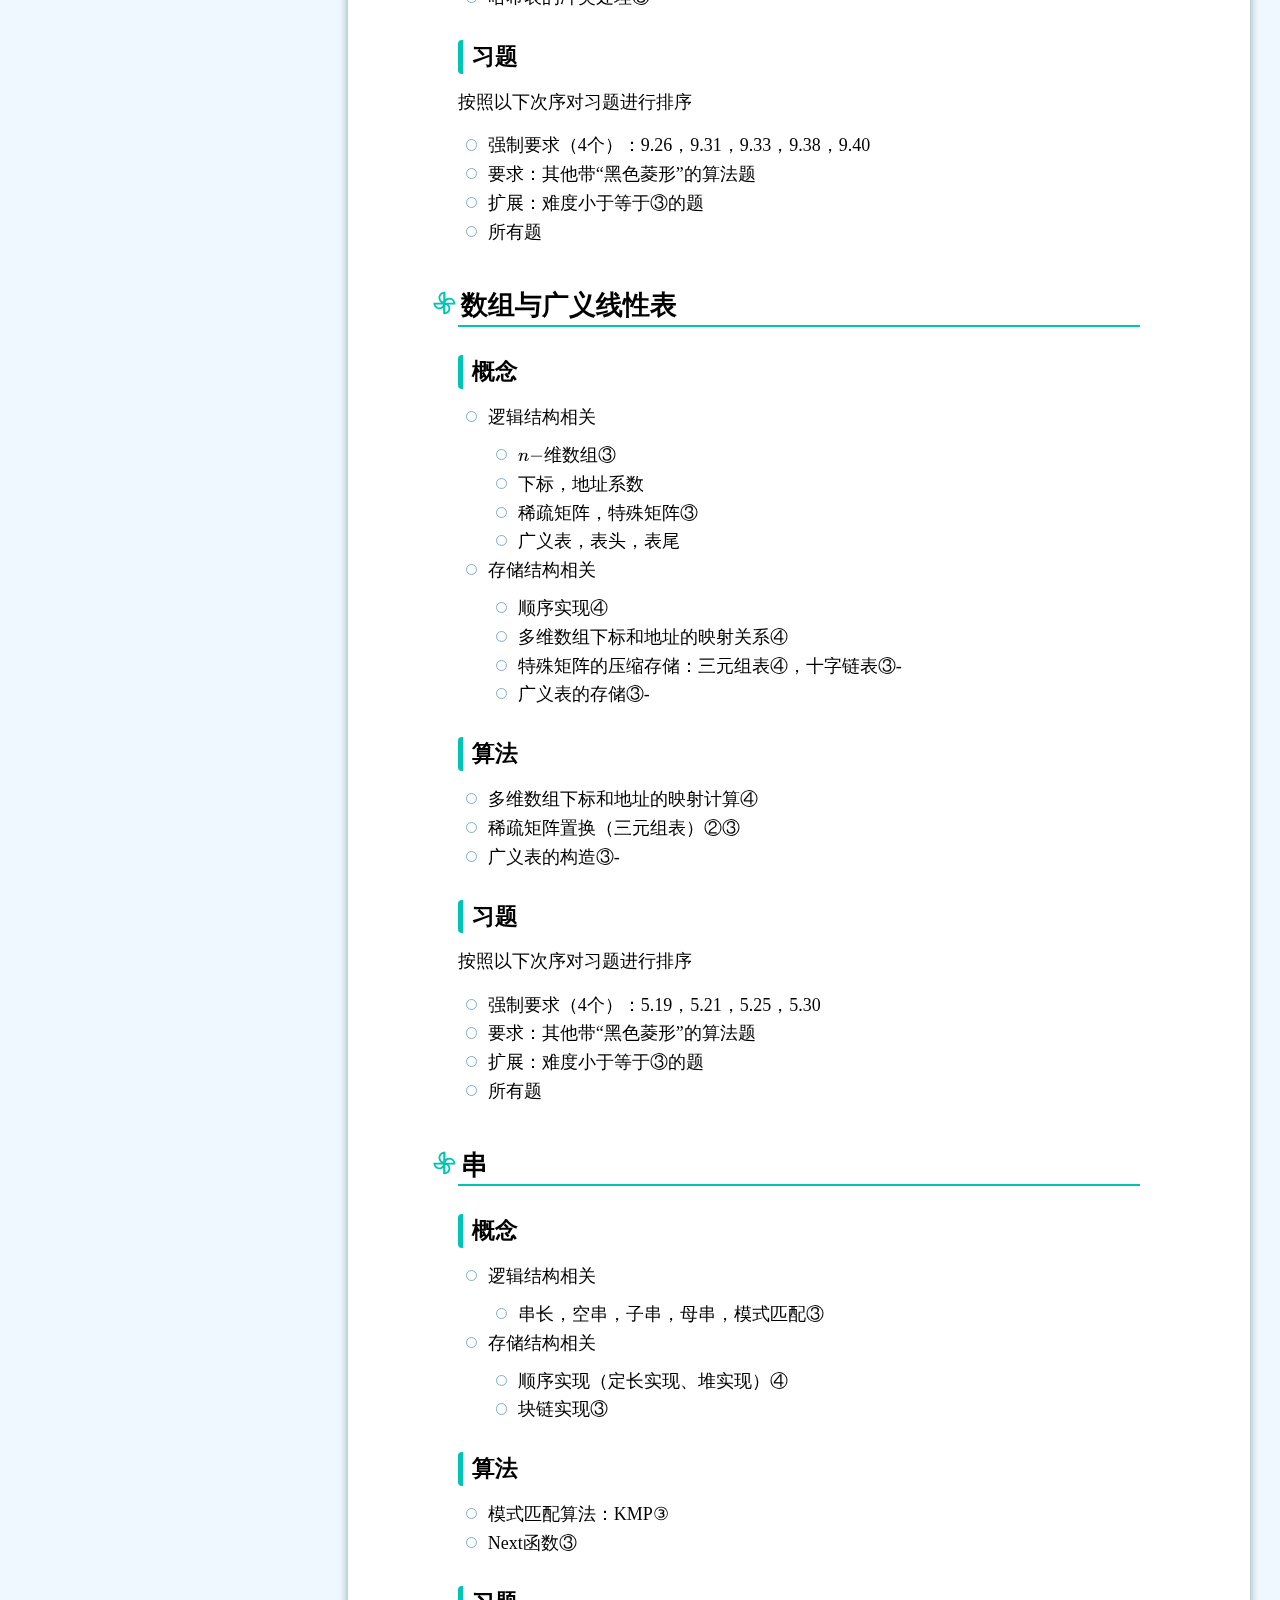
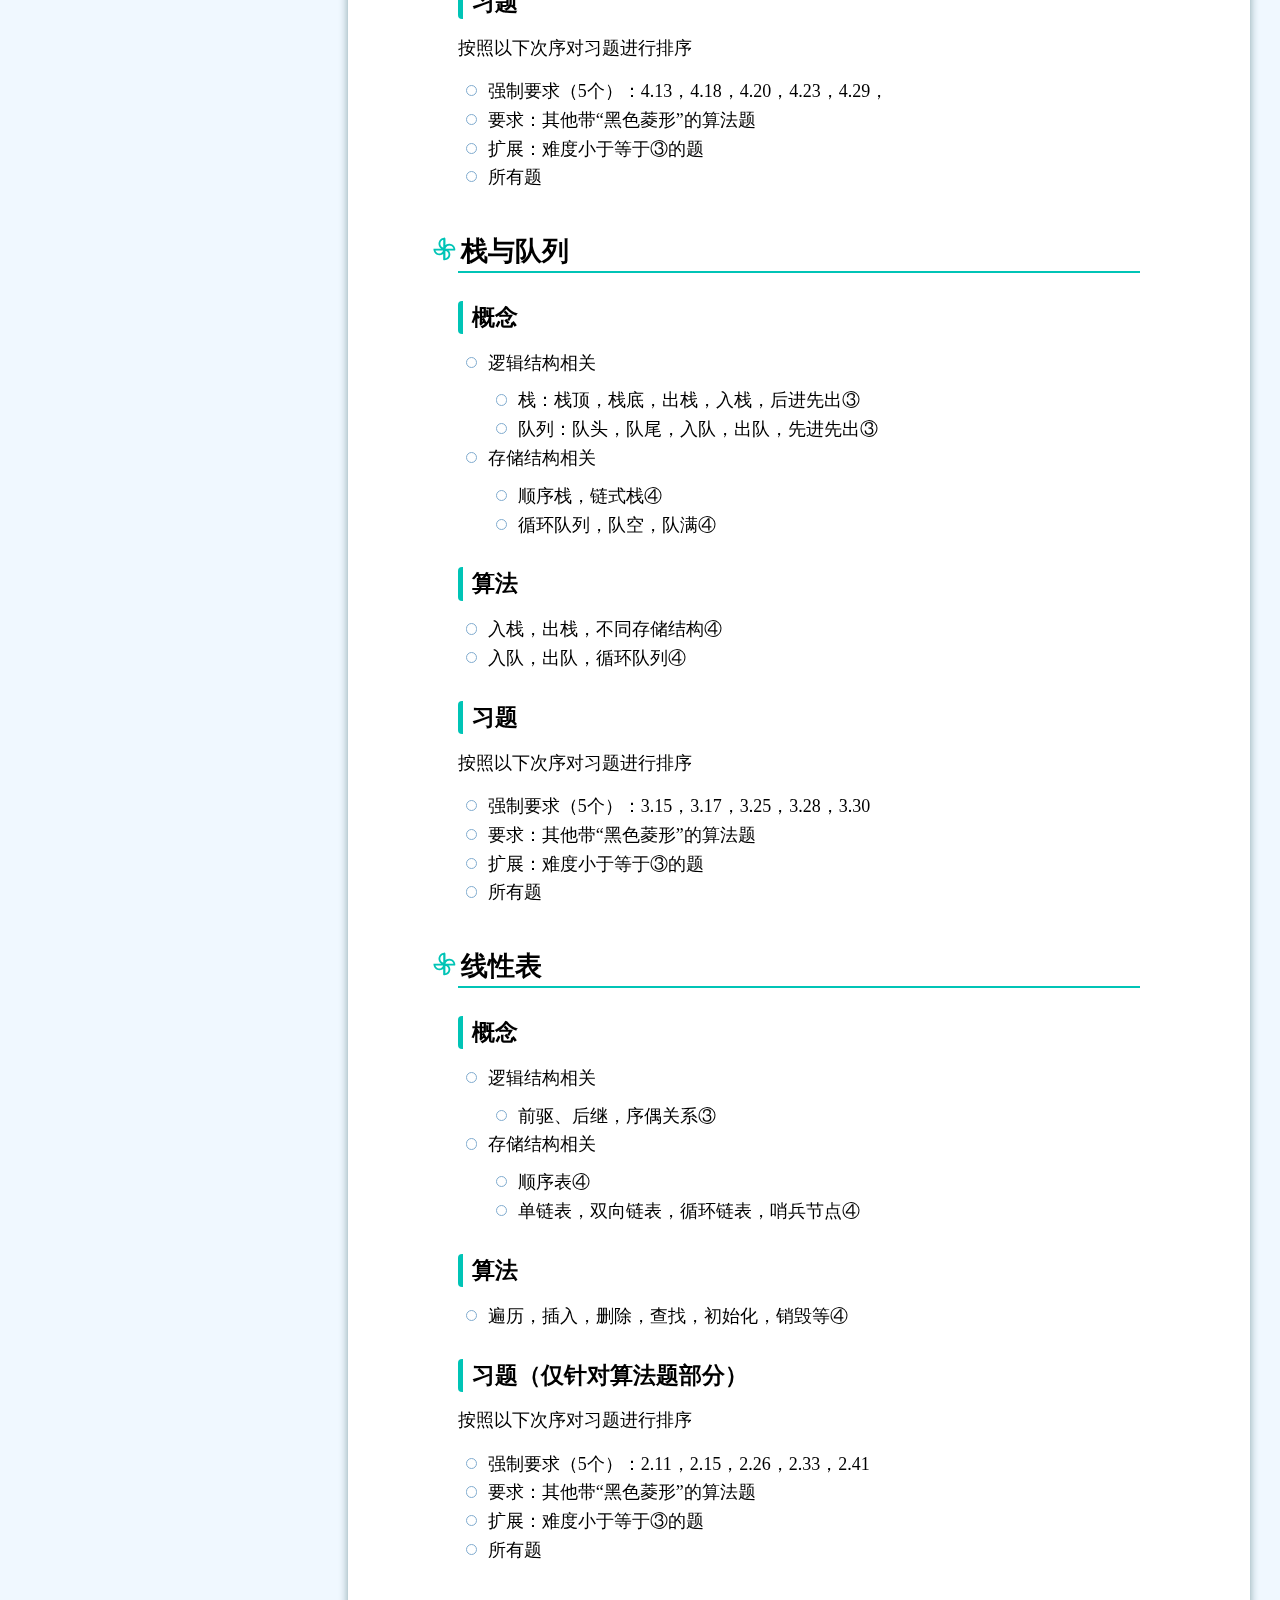
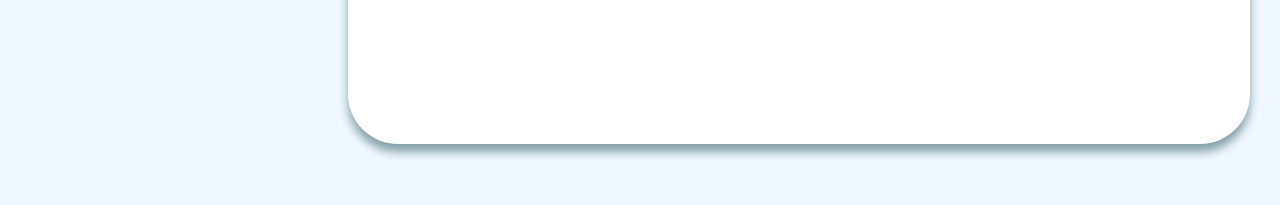
<file: sjjg.html>
<!doctype html>
<html>
<head>
<meta charset='UTF-8'><meta name='viewport' content='width=device-width initial-scale=1'>
<link rel="icon" href="https://liano.top/img/avatar.png" sizes="16x16">
<style type='text/css'>html {overflow-x: initial !important;}:root { --bg-color:#ffffff; --text-color:#333333; --select-text-bg-color:#B5D6FC; --select-text-font-color:auto; --monospace:"Lucida Console",Consolas,"Courier",monospace; --title-bar-height:20px; }
.mac-os-11 { --title-bar-height:28px; }
html { font-size: 14px; background-color: var(--bg-color); color: var(--text-color); font-family: "Helvetica Neue", Helvetica, Arial, sans-serif; -webkit-font-smoothing: antialiased; }
body { margin: 0px; padding: 0px; height: auto; inset: 0px; font-size: 1rem; line-height: 1.42857; overflow-x: hidden; background: inherit; tab-size: 4; }
iframe { margin: auto; }
a.url { word-break: break-all; }
a:active, a:hover { outline: 0px; }
.in-text-selection, ::selection { text-shadow: none; background: var(--select-text-bg-color); color: var(--select-text-font-color); }
#write { margin: 0px auto; height: auto; width: inherit; word-break: normal; overflow-wrap: break-word; position: relative; white-space: normal; overflow-x: visible; padding-top: 36px; }
#write.first-line-indent p { text-indent: 2em; }
#write.first-line-indent li p, #write.first-line-indent p * { text-indent: 0px; }
#write.first-line-indent li { margin-left: 2em; }
.for-image #write { padding-left: 8px; padding-right: 8px; }
body.typora-export { padding-left: 30px; padding-right: 30px; }
.typora-export .footnote-line, .typora-export li, .typora-export p { white-space: pre-wrap; }
.typora-export .task-list-item input { pointer-events: none; }
@media screen and (max-width: 500px) {
  body.typora-export { padding-left: 0px; padding-right: 0px; }
  #write { padding-left: 20px; padding-right: 20px; }
}
#write li > figure:last-child { margin-bottom: 0.5rem; }
#write ol, #write ul { position: relative; }
img { max-width: 100%; vertical-align: middle; image-orientation: from-image; }
button, input, select, textarea { color: inherit; font: inherit; }
input[type="checkbox"], input[type="radio"] { line-height: normal; padding: 0px; }
*, ::after, ::before { box-sizing: border-box; }
#write h1, #write h2, #write h3, #write h4, #write h5, #write h6, #write p, #write pre { width: inherit; }
#write h1, #write h2, #write h3, #write h4, #write h5, #write h6, #write p { position: relative; }
p { line-height: inherit; }
h1, h2, h3, h4, h5, h6 { break-after: avoid-page; break-inside: avoid; orphans: 4; }
p { orphans: 4; }
h1 { font-size: 2rem; }
h2 { font-size: 1.8rem; }
h3 { font-size: 1.6rem; }
h4 { font-size: 1.4rem; }
h5 { font-size: 1.2rem; }
h6 { font-size: 1rem; }
.md-math-block, .md-rawblock, h1, h2, h3, h4, h5, h6, p { margin-top: 1rem; margin-bottom: 1rem; }
.hidden { display: none; }
.md-blockmeta { color: rgb(204, 204, 204); font-weight: 700; font-style: italic; }
a { cursor: pointer; }
sup.md-footnote { padding: 2px 4px; background-color: rgba(238, 238, 238, 0.7); color: rgb(85, 85, 85); border-radius: 4px; cursor: pointer; }
sup.md-footnote a, sup.md-footnote a:hover { color: inherit; text-transform: inherit; text-decoration: inherit; }
#write input[type="checkbox"] { cursor: pointer; width: inherit; height: inherit; }
figure { overflow-x: auto; margin: 1.2em 0px; max-width: calc(100% + 16px); padding: 0px; }
figure > table { margin: 0px; }
thead, tr { break-inside: avoid; break-after: auto; }
thead { display: table-header-group; }
table { border-collapse: collapse; border-spacing: 0px; width: 100%; overflow: auto; break-inside: auto; text-align: left; }
table.md-table td { min-width: 32px; }
.CodeMirror-gutters { border-right: 0px; background-color: inherit; }
.CodeMirror-linenumber { user-select: none; }
.CodeMirror { text-align: left; }
.CodeMirror-placeholder { opacity: 0.3; }
.CodeMirror pre { padding: 0px 4px; }
.CodeMirror-lines { padding: 0px; }
div.hr:focus { cursor: none; }
#write pre { white-space: pre-wrap; }
#write.fences-no-line-wrapping pre { white-space: pre; }
#write pre.ty-contain-cm { white-space: normal; }
.CodeMirror-gutters { margin-right: 4px; }
.md-fences { font-size: 0.9rem; display: block; break-inside: avoid; text-align: left; overflow: visible; white-space: pre; background: inherit; position: relative !important; }
.md-fences-adv-panel { width: 100%; margin-top: 10px; text-align: center; padding-top: 0px; padding-bottom: 8px; overflow-x: auto; }
#write .md-fences.mock-cm { white-space: pre-wrap; }
.md-fences.md-fences-with-lineno { padding-left: 0px; }
#write.fences-no-line-wrapping .md-fences.mock-cm { white-space: pre; overflow-x: auto; }
.md-fences.mock-cm.md-fences-with-lineno { padding-left: 8px; }
.CodeMirror-line, twitterwidget { break-inside: avoid; }
svg { break-inside: avoid; }
.footnotes { opacity: 0.8; font-size: 0.9rem; margin-top: 1em; margin-bottom: 1em; }
.footnotes + .footnotes { margin-top: 0px; }
.md-reset { margin: 0px; padding: 0px; border: 0px; outline: 0px; vertical-align: top; background: 0px 0px; text-decoration: none; text-shadow: none; float: none; position: static; width: auto; height: auto; white-space: nowrap; cursor: inherit; -webkit-tap-highlight-color: transparent; line-height: normal; font-weight: 400; text-align: left; box-sizing: content-box; direction: ltr; }
li div { padding-top: 0px; }
blockquote { margin: 1rem 0px; }
li .mathjax-block, li p { margin: 0.5rem 0px; }
li blockquote { margin: 1rem 0px; }
li { margin: 0px; position: relative; }
blockquote > :last-child { margin-bottom: 0px; }
blockquote > :first-child, li > :first-child { margin-top: 0px; }
.footnotes-area { color: rgb(136, 136, 136); margin-top: 0.714rem; padding-bottom: 0.143rem; white-space: normal; }
#write .footnote-line { white-space: pre-wrap; }
@media print {
  body, html { border: 1px solid transparent; height: 99%; break-after: avoid; break-before: avoid; font-variant-ligatures: no-common-ligatures; }
  #write { margin-top: 0px; padding-top: 0px; border-color: transparent !important; padding-bottom: 0px !important; }
  .typora-export * { -webkit-print-color-adjust: exact; }
  .typora-export #write { break-after: avoid; }
  .typora-export #write::after { height: 0px; }
  .is-mac table { break-inside: avoid; }
  .typora-export-show-outline .typora-export-sidebar { display: none; }
}
.footnote-line { margin-top: 0.714em; font-size: 0.7em; }
a img, img a { cursor: pointer; }
pre.md-meta-block { font-size: 0.8rem; min-height: 0.8rem; white-space: pre-wrap; background: rgb(204, 204, 204); display: block; overflow-x: hidden; }
p > .md-image:only-child:not(.md-img-error) img, p > img:only-child { display: block; margin: auto; }
#write.first-line-indent p > .md-image:only-child:not(.md-img-error) img { left: -2em; position: relative; }
p > .md-image:only-child { display: inline-block; width: 100%; }
#write .MathJax_Display { margin: 0.8em 0px 0px; }
.md-math-block { width: 100%; }
.md-math-block:not(:empty)::after { display: none; }
.MathJax_ref { fill: currentcolor; }
[contenteditable="true"]:active, [contenteditable="true"]:focus, [contenteditable="false"]:active, [contenteditable="false"]:focus { outline: 0px; box-shadow: none; }
.md-task-list-item { position: relative; list-style-type: none; }
.task-list-item.md-task-list-item { padding-left: 0px; }
.md-task-list-item > input { position: absolute; top: 0px; left: 0px; margin-left: -1.2em; margin-top: calc(1em - 10px); border: none; }
.math { font-size: 1rem; }
.md-toc { min-height: 3.58rem; position: relative; font-size: 0.9rem; border-radius: 10px; }
.md-toc-content { position: relative; margin-left: 0px; }
.md-toc-content::after, .md-toc::after { display: none; }
.md-toc-item { display: block; color: rgb(65, 131, 196); }
.md-toc-item a { text-decoration: none; }
.md-toc-inner:hover { text-decoration: underline; }
.md-toc-inner { display: inline-block; cursor: pointer; }
.md-toc-h1 .md-toc-inner { margin-left: 0px; font-weight: 700; }
.md-toc-h2 .md-toc-inner { margin-left: 2em; }
.md-toc-h3 .md-toc-inner { margin-left: 4em; }
.md-toc-h4 .md-toc-inner { margin-left: 6em; }
.md-toc-h5 .md-toc-inner { margin-left: 8em; }
.md-toc-h6 .md-toc-inner { margin-left: 10em; }
@media screen and (max-width: 48em) {
  .md-toc-h3 .md-toc-inner { margin-left: 3.5em; }
  .md-toc-h4 .md-toc-inner { margin-left: 5em; }
  .md-toc-h5 .md-toc-inner { margin-left: 6.5em; }
  .md-toc-h6 .md-toc-inner { margin-left: 8em; }
}
a.md-toc-inner { font-size: inherit; font-style: inherit; font-weight: inherit; line-height: inherit; }
.footnote-line a:not(.reversefootnote) { color: inherit; }
.reversefootnote { font-family: ui-monospace, sans-serif; }
.md-attr { display: none; }
.md-fn-count::after { content: "."; }
code, pre, samp, tt { font-family: var(--monospace); }
kbd { margin: 0px 0.1em; padding: 0.1em 0.6em; font-size: 0.8em; color: rgb(36, 39, 41); background: rgb(255, 255, 255); border: 1px solid rgb(173, 179, 185); border-radius: 3px; box-shadow: rgba(12, 13, 14, 0.2) 0px 1px 0px, rgb(255, 255, 255) 0px 0px 0px 2px inset; white-space: nowrap; vertical-align: middle; }
.md-comment { color: rgb(162, 127, 3); opacity: 0.6; font-family: var(--monospace); }
code { text-align: left; vertical-align: initial; }
a.md-print-anchor { white-space: pre !important; border-width: initial !important; border-style: none !important; border-color: initial !important; display: inline-block !important; position: absolute !important; width: 1px !important; right: 0px !important; outline: 0px !important; background: 0px 0px !important; text-decoration: initial !important; text-shadow: initial !important; }
.os-windows.monocolor-emoji .md-emoji { font-family: "Segoe UI Symbol", sans-serif; }
.md-diagram-panel > svg { max-width: 100%; }
[lang="flow"] svg, [lang="mermaid"] svg { max-width: 100%; height: auto; }
[lang="mermaid"] .node text { font-size: 1rem; }
table tr th { border-bottom: 0px; }
video { max-width: 100%; display: block; margin: 0px auto; }
iframe { max-width: 100%; width: 100%; border: none; }
.highlight td, .highlight tr { border: 0px; }
mark { background: rgb(255, 255, 0); color: rgb(0, 0, 0); }
.md-html-inline .md-plain, .md-html-inline strong, mark .md-inline-math, mark strong { color: inherit; }
.md-expand mark .md-meta { opacity: 0.3 !important; }
mark .md-meta { color: rgb(0, 0, 0); }
@media print {
  .typora-export h1, .typora-export h2, .typora-export h3, .typora-export h4, .typora-export h5, .typora-export h6 { break-inside: avoid; }
}
.md-diagram-panel .messageText { stroke: none !important; }
.md-diagram-panel .start-state { fill: var(--node-fill); }
.md-diagram-panel .edgeLabel rect { opacity: 1 !important; }
.md-fences.md-fences-math { font-size: 1em; }
.md-fences-advanced:not(.md-focus) { padding: 0px; white-space: nowrap; border: 0px; }
.md-fences-advanced:not(.md-focus) { background: inherit; }
.typora-export-show-outline .typora-export-content { max-width: 1440px; margin: auto; display: flex; flex-direction: row; }
.typora-export-sidebar { width: 300px; font-size: 0.8rem; margin-top: 80px; margin-right: 18px; }
.typora-export-show-outline #write { --webkit-flex:2; flex: 2 1 0%; }
.typora-export-sidebar .outline-content { position: fixed; top: 0px; max-height: 100%; overflow: hidden auto; padding-bottom: 30px; padding-top: 60px; width: 300px; }
@media screen and (max-width: 1024px) {
  .typora-export-sidebar, .typora-export-sidebar .outline-content { width: 240px; }
}
@media screen and (max-width: 800px) {
  .typora-export-sidebar { display: none; }
}
.outline-content li, .outline-content ul { margin-left: 0px; margin-right: 0px; padding-left: 0px; padding-right: 0px; list-style: none; }
.outline-content ul { margin-top: 0px; margin-bottom: 0px; }
.outline-content strong { font-weight: 400; }
.outline-expander { width: 1rem; height: 1.42857rem; position: relative; display: table-cell; vertical-align: middle; cursor: pointer; padding-left: 4px; }
.outline-expander::before { content: ""; position: relative; font-family: Ionicons; display: inline-block; font-size: 8px; vertical-align: middle; }
.outline-item { padding-top: 3px; padding-bottom: 3px; cursor: pointer; }
.outline-expander:hover::before { content: ""; }
.outline-h1 > .outline-item { padding-left: 0px; }
.outline-h2 > .outline-item { padding-left: 1em; }
.outline-h3 > .outline-item { padding-left: 2em; }
.outline-h4 > .outline-item { padding-left: 3em; }
.outline-h5 > .outline-item { padding-left: 4em; }
.outline-h6 > .outline-item { padding-left: 5em; }
.outline-label { cursor: pointer; display: table-cell; vertical-align: middle; text-decoration: none; color: inherit; }
.outline-label:hover { text-decoration: underline; }
.outline-item:hover { border-color: rgb(245, 245, 245); background-color: var(--item-hover-bg-color); }
.outline-item:hover { margin-left: -28px; margin-right: -28px; border-left: 28px solid transparent; border-right: 28px solid transparent; }
.outline-item-single .outline-expander::before, .outline-item-single .outline-expander:hover::before { display: none; }
.outline-item-open > .outline-item > .outline-expander::before { content: ""; }
.outline-children { display: none; }
.info-panel-tab-wrapper { display: none; }
.outline-item-open > .outline-children { display: block; }
.typora-export .outline-item { padding-top: 1px; padding-bottom: 1px; }
.typora-export .outline-item:hover { margin-right: -8px; border-right: 8px solid transparent; }
.typora-export .outline-expander::before { content: "+"; font-family: inherit; top: -1px; }
.typora-export .outline-expander:hover::before, .typora-export .outline-item-open > .outline-item > .outline-expander::before { content: "−"; }
.typora-export-collapse-outline .outline-children { display: none; }
.typora-export-collapse-outline .outline-item-open > .outline-children, .typora-export-no-collapse-outline .outline-children { display: block; }
.typora-export-no-collapse-outline .outline-expander::before { content: "" !important; }
.typora-export-show-outline .outline-item-active > .outline-item .outline-label { font-weight: 700; }
.md-inline-math-container mjx-container { zoom: 0.95; }
mjx-container { break-inside: avoid; }


/* 图标 */
@font-face {font-family: 'iconfont';src: url('[data-uri]') format('truetype');}.iconfont {font-family: "iconfont" !important;font-size: 16px;font-style: normal;-webkit-font-smoothing: antialiased;-moz-osx-font-smoothing: grayscale;}.icon-quote:before {content: "\e60c";}.icon-fengche:before {content: "\e625";}
/* 页面 */
html {
    font-size: 18px;
    background-color: var(--bg-color);
    -webkit-font-smoothing: antialiased;
}
body {
    font-family: var(--body-font);
    color: var(--body-color);
    line-height: 1.6rem;
}
#write {
    max-width: 950px;
    margin: 5% auto;
    padding: 6% 9% 10%;
    background-color: var(--write-color);
    border-radius: 50px;
    box-shadow: #84A1A8 0px 8px 10px;
}
/* 段落 */
#write p {
    line-height: 1.6rem;
    word-spacing: .05rem;
}
#write>ul:first-child,
#write>ol:first-child {
    margin-top: 30px;
}
/* 链接 */
#write a {
    border-bottom: 2px solid var(--abottom-color);
    padding: 0 4px;
    transition: .5s;
    color: var(--atext-color);
    text-decoration: none;
}
#write a:hover {
    border-radius: 6px;
    background-color: var(--abottom-color);
    cursor: pointer;
}
#write h2 a,
#write h4 a {
    border-bottom: none !important;
}
/* 目录 */
#write a.md-toc-inner {
    line-height: 1.6;
    white-space: pre-line;
    border-bottom: none;
    color: var(--toc-color);
}
.md-toc {
    margin-top: 40px;
    padding-bottom: 20px;
}
#write a.md-toc-inner:hover {
    text-decoration: underline;
    color: var(--toc-color) !important;
    background-color: inherit;
    border-radius: 0px;
}
#write a.md-toc-inner:hover:before {
    content: none !important;
}
/* 标题 */
h1,
h2,
h3,
h4,
h5,
h6 {
    position: relative;
    margin-top: 1rem;
    margin-bottom: 1rem;
    font-weight: bold;
    line-height: 1.4;
    cursor: text;
}
h1:hover a.anchor,
h2:hover a.anchor,
h3:hover a.anchor,
h4:hover a.anchor,
h5:hover a.anchor,
h6:hover a.anchor {
    text-decoration: none;
}
h1 code {
    font-size: inherit !important;
}
h2 code {
    font-size: inherit !important;
}
h3 code {
    font-size: inherit !important;
}
h4 code {
    font-size: inherit !important;
}
h5 code {
    font-size: inherit !important;
}
h6 code {
    font-size: inherit !important;
}
h1 {
    text-align: center;
    font-size: 1.8em;
    line-height: 1.2;
    margin: 0.5em auto 0.2em;
    display: block;
}
h1 span {
    display: inline-block;
    position: relative;
}
h1 span:after {
    background: var(--titlebefore-color);
    bottom: -5px;
    content: '';
    height: 2px;
    left: 0;
    position: absolute;
    transform: scaleX(0);
    width: 100%;
    transition-delay: 0s;
    transition-duration: 0.2s;
    transition-timing-function: ease-in-out;
}
h1:hover span:after {
    transform: scaleX(1);
}
h2 {
    margin: 1.4em auto 0.2em;
    font-size: 1.5em;
    border-bottom: 2px solid var(--titlebefore-color);
}
h2::before {
    content: '\e625' !important;
    color: var(--titlebefore-color);
    font-family: "iconfont";
}
@keyframes avatar_turn_around {
    from {
        transform: rotate(0)
    }
    to {
        transform: rotate(360deg)
    }
}
h2:before {
    display: inline-block;
    animation: avatar_turn_around 2s linear infinite;
    font-size: 28px;
    margin-left: -28px;
}
h2 * {
    margin-left: .18rem;
}
.about-content-description h2:before {
    content: none !important;
}
.about-content-description h2 {
    border-bottom: none;
}
h3 {
    font-size: 1.3em;
    line-height: 1.43;
    margin: 1.2em auto 0.2em;
    padding-left: 9px;
    border-left: 5px solid var(--titlebefore-color);
    border-radius: 4px;
}
h4 {
    margin-top: 1.0em;
    margin-bottom: -1.2em;
    font-size: 1.2em;
    padding-left: 6px;
    padding-right: 6px;
    display: inline-block;
    border: 1px solid var(--titlebefore-color);
    border-top: 4px solid var(--titlebefore-color);
    border-radius: 4px;
}
h2:hover:before,
h3:hover:before,
h4:hover:before,
#write h5:hover:before,
#write h6:hover:before {
    color: var(--focus-color);
}
h2:hover,
h3:hover,
h4:hover{
    border-color: var(--focus-color);
}
#write h5::before,
#write h6::before {
    position: absolute;
    right: calc(100% + .55em);
    top: 0;
    color: var(--titlebefore-color);
    font-size: 0.8rem;
    font-weight: bold;
    font-variant: 'small-caps';
    white-space: nowrap;
    border: 0;
}
#write h5, #write h6 {
    font-size: 1.1rem;
}
#write h5::before {
    content: 'h5';
    top: 0.2rem;
}
#write h6::before {
    content: 'h6';
    top: 0.2rem;
}
p,
blockquote,
ul,
ol,
dl,
table {
    margin: 0.8em 0;
}
li>ol,
li>ul {
    margin: 0 0;
}
li p.first {
    display: inline-block;
}
ul,
ol {
    padding-left: 30px;
}
ul:first-child,
ol:first-child {
    margin-top: 0;
}
ul:last-child,
ol:last-child {
    margin-bottom: 0;
}
/* 引用块 */
blockquote {
    border-left: 2px solid var(--blockquoteicon-color);
    padding: 4px 15px;
    color: #666666;
    background-color: var(--blockquotebg-color);
    border-radius: 5px;
    position: relative;
}
blockquote::before {
    content: '\e60c';
    font-family: "iconfont";
    color: var(--blockquoteicon-color);
    position: top;
    font-size: 1rem;
    font-weight: 500;
}
blockquote:hover {
    box-shadow: #84A1A8 0px 4px 6px;
    border-left: 3px solid var(--focus-color);
}
blockquote:hover:before {
    color: var(--focus-color);
}
/* 表格 */
table {
    padding: 0;
    word-break: initial;
    border-collapse: separate;
}
table tr:nth-child(2n) {
    background-color: var(--tableevenrow-color);
}
table tr th {
    font-weight: bold;
    border: 1px solid var(--tableborder-color);
    border-left: 0;
    background-color: var(--tablethbg-color);
    margin: 0;
    padding: 6px 13px;
}
table tr th:first-child, 
table tr td:first-child {
    border-left: 1px solid var(--tableborder-color);
}
table tr td {
    border-right: 1px solid var(--tableborder-color);
    border-bottom: 1px solid var(--tableborder-color);
    margin: 0;
    padding: 6px 13px;
}
table tr:first-child th:first-child {
    border-top-left-radius: 5px;
}
table tr:first-child th:last-child {
    border-top-right-radius: 5px;
}
table tr:last-child td:last-child {
    border-bottom-right-radius: 5px;
}
table tr:last-child td:first-child {
    border-bottom-left-radius: 5px;
}
table tr:hover {
    background-color: var(--tablefocusrow-color);
}
/* 代码块 */
#write .CodeMirror pre {
    font-family: var(--code-font);
    font-weight: 500;
    font-size: 0.9rem;
    padding-left: 5px;
}
.md-fences {
    background: var(--codeblockbg-color);
    border-radius: 5px;
    color: var(--codeblockfont-color);
    overflow-wrap: break-word;
    word-wrap: break-word;
    line-height: 1.6em;
    border: 1px solid #d0d5d7;
}
.md-fences:hover {
    box-shadow: #84A1A8 0px 4px 6px;
}
.CodeMirror-gutters {
    border-right: 1px solid rgb(199, 159, 159);
}
.cm-s-inner .CodeMirror-linenumber {
    color: var(--codeblocknum-color);
}
#write .CodeMirror-cursors .CodeMirror-cursor {
    border-left: 2px solid var(--focus-color);
}
.md-fences:not(.md-focus) .CodeMirror-code>*:hover {
    background-color: var(--codeblockline-color);
}
.md-fences.md-focus .CodeMirror-code>div.CodeMirror-activeline {
    background-color: var(--codeblockline-color);
}
/* 行内公式 */
[md-inline='inline_math'] {
    color: blue;
    font-size: 100%;
}
/* front-matter */
#write pre.md-meta-block {
    font-family: var(--body-font);
    color: var(--yaml-color) !important;
    padding: 15px;
    background: var(--yamlbg-color) !important;
    font-size: 0.8rem;
    line-height: 1.45;
    border-radius: 5px;
}
/* 高亮 */
#write span[md-inline="highlight"] mark {
    background-color: var(--highlightbg-color);
    border-radius: 2px;
    padding: 2px 4px;
    margin: 0 2px;
    color: var(--highlight-color);
    font-weight: 500;
}
/* 行内代码 */
#write code {
    padding: 2px 4px;
    border-radius: 5px;
    font-family: var(--code-font);
    font-size: 0.9rem;
    color: var(--code-color);
    background-color: var(--codebg-color);
}
#write code:hover {
    box-shadow: #84A1A8 0px 2px 3px;
}
/* 分割线 */
hr {
    width: 80%;
    margin: 0 auto;
    border: 0;
    height: 2px;
    background-image: linear-gradient(to right, rgba(0, 0, 0, 0), var(--split-color), rgba(0, 0, 0, 0));
}
.cm-s-inner .cm-link,
.cm-s-inner.cm-link {
    color: #22a2c9;
}
.cm-s-inner .cm-string {
    color: #22a2c9;
}
/* 任务列表 */
.md-task-list-item>input {
    margin-left: -1.3em;
}
.md-task-list-item:before {
    content: none !important;
}
.mathjax-block>.code-tooltip {
    bottom: .375rem;
}
/* 图片 */
.md-image {
    margin: 15px auto 5px;
}
img {
    border-radius: 5px;
}
img:hover {
    box-shadow: #84A1A8 0px 4px 6px;
}
.md-tag {
    color: inherit;
}
/* 侧边 */
.sidebar-tabs {
    border-bottom: none;
}
#typora-sidebar {
    background-color: var(--write-color);
}
.outline-content {
    background-color: var(--sidebarbg-color);
    border-radius: 30px;
    box-shadow: #84A1A8 0px 8px 10px;
}
.outline-item {
    font-size: 16px;
}
.outline-item:hover {
    color: var(--titlebefore-color) !important;
    background-color: var(--sidelist-selected-color);
}
.md-lang {
    color: #b4654d;
}
/* 有序无序列表 */
#write ul li,
#write ol li,
#write .ul .li,
#write .ol .li {
    list-style-type: none;
}
#write ul>li:not(.tab):before,
#write .ul>.li:not(.tab):before {
    margin-left: -22px;
    margin-top: 8px;
    width: .62em;
    height: .62em;
    border: .1em solid var(--ulol-color);
    border-radius: .31em;
    background: 0 0;
    content: '';
    line-height: .42em;
}
#write ol li:before,
#write ul li:before,
#write .ol .li:before,
#write .ul .li:before {
    position: absolute;
    background: var(--ulol-color);
    color: var(--olfore-color);
    cursor: pointer;
    transition: all .3s ease-out;
}
#write ol li:first-child,
#write .ol .li:first-child {
    counter-reset: li;
}
#write ol li:hover:before,
#write ul li:hover:before,
#write .ol .li:hover:before,
#write .ul .li:hover:before {
    transform: rotate(360deg);
}
#write ul>li:not(.tab):hover:before,
#write .ul>.li:not(.tab):hover:before {
    border-color: var(--focus-color);
}
#write ol>li:before,
#write .ol>.li:before {
    margin-top: 5px;
    margin-left: -25px;
    width: 1.65em;
    height: 1.65em;
    border-radius: 0.825em;
    content: counter(li);
    counter-increment: li;
    text-align: center;
    font-size: .65em;
    line-height: 1.60em;
}
/* 滚动条 */
::-webkit-scrollbar-thumb {
    background: var(--scrollbar-color) !important;
    background-clip: padding-box;
}
/* 打印 */
@media print {
    html,
    body {
        font-size: 15px !important;
        font-family: Times, '思源宋体', serif !important;
    }
    pre {
        page-break-inside: avoid;
        word-wrap: break-word;
    }
    #write {
        background: var(--write-color) !important;
        box-shadow: none !important;
        margin: 0 auto !important;
        padding: 20px 30px 160px !important;
    }
}@import url();
:root {
    --select-text-bg-color: #ffafa3;/* 文本选中背景色（粉红）*/
    --bg-color: rgb(240, 248, 255);/* 整体背景色 */
    --write-color: #fff;    /* 书写区背景色 */
    --sidebarbg-color: #eee;/* 侧边栏背景色 */
    --focus-color: #ff5d52;/* 点击某些元素（如标题）显示的颜色（偏红） */
    --codeblockbg-color: rgba(238, 238, 238, 0.2);/* 代码块背景色（灰色） */
    --codeblockfont-color: #555;/* 代码块默认字体颜色（黑色） */
    --codeblockline-color: #e0f8f8;/* 代码块选中行颜色（青色） */
    --titlebefore-color: #00c4b6;/* 各级标题点缀颜色（绿色） */
    --codeblocknum-color: rgba(128, 128, 255, 0.8);/* 代码块行编号颜色（蓝色） */
    --blockquoteicon-color: rgba(0, 196, 182, 0.8); /* blockquote提示图标色（绿色） */
    --blockquotebg-color: rgba(238, 250, 240, 0.4);/* blockquote背景色（淡绿） */
    --ulol-color: #81accf;/* 有序无序列表前缀颜色（灰色） */
    --olfore-color: #fff;/* 有序列表字体颜色（白色） */
    --tableevenrow-color: rgba(238, 238, 238, 0.4);/* 表格偶数行颜色（淡灰） */
    --tablefocusrow-color: #e0f8f8;/* 表格鼠标悬停行颜色（淡蓝） */
    --tableborder-color: #c5c5c5;/* 表格边框色（黑色） */
    --tablethbg-color: rgba(199, 237, 204, 0.3);/* 表格表头背景色（淡绿） */
    --scrollbar-color: #9e9e9e;/* 滚动条颜色（灰色） */
    --toc-color: #00a0a0;/* 目录颜色（绿色） */
    --atext-color: black;/* 超链接文本颜色（黑色） */
    --ahover-color: #ffffffe6;/* 超链接悬停文本颜色（白色） */
    --abottom-color: #81d8cf;/* 超链接下划线颜色（青色） */
    --code-color: #ff6b02;/* 行内代码前景色（红色） */
    --codebg-color: rgb(245, 245, 245);/* 行内代码背景色（灰色） */
    --highlight-color: red;/* 高亮文本前景色（红色） */
    --highlightbg-color: yellow; /* 高亮文本背景色（黄色） */
    --split-color: #00c4b6;/* 分割线颜色（绿色） */
    --body-color: #000000;/* 文本颜色（黑色） */
    --para-color: #000000;/* 段落文本颜色（黑色） */
    --sidelist-selected-color: #eeeeee;/* 侧边栏条目选中背景色（灰色） */
    --yamlbg-color: #f7f7f7;/* 头部YAML背景色（白色） */
    --yaml-color: #585858;/* 头部YAML字体颜色（黑色） */
    --body-font: Times, '思源黑体 CN', sans-serif;/* 字体 */
    --code-font: 'Consolas', '思源宋体', monospace;/* 代码块以及行内代码字体 */
}


mjx-container[jax="SVG"] {
  direction: ltr;
}

mjx-container[jax="SVG"] > svg {
  overflow: visible;
  min-height: 1px;
  min-width: 1px;
}

mjx-container[jax="SVG"] > svg a {
  fill: blue;
  stroke: blue;
}

mjx-assistive-mml {
  position: absolute !important;
  top: 0px;
  left: 0px;
  clip: rect(1px, 1px, 1px, 1px);
  padding: 1px 0px 0px 0px !important;
  border: 0px !important;
  display: block !important;
  width: auto !important;
  overflow: hidden !important;
  -webkit-touch-callout: none;
  -webkit-user-select: none;
  -khtml-user-select: none;
  -moz-user-select: none;
  -ms-user-select: none;
  user-select: none;
}

mjx-assistive-mml[display="block"] {
  width: 100% !important;
}

mjx-container[jax="SVG"][display="true"] {
  display: block;
  text-align: center;
  margin: 1em 0;
}

mjx-container[jax="SVG"][display="true"][width="full"] {
  display: flex;
}

mjx-container[jax="SVG"][justify="left"] {
  text-align: left;
}

mjx-container[jax="SVG"][justify="right"] {
  text-align: right;
}

g[data-mml-node="merror"] > g {
  fill: red;
  stroke: red;
}

g[data-mml-node="merror"] > rect[data-background] {
  fill: yellow;
  stroke: none;
}

g[data-mml-node="mtable"] > line[data-line], svg[data-table] > g > line[data-line] {
  stroke-width: 70px;
  fill: none;
}

g[data-mml-node="mtable"] > rect[data-frame], svg[data-table] > g > rect[data-frame] {
  stroke-width: 70px;
  fill: none;
}

g[data-mml-node="mtable"] > .mjx-dashed, svg[data-table] > g > .mjx-dashed {
  stroke-dasharray: 140;
}

g[data-mml-node="mtable"] > .mjx-dotted, svg[data-table] > g > .mjx-dotted {
  stroke-linecap: round;
  stroke-dasharray: 0,140;
}

g[data-mml-node="mtable"] > g > svg {
  overflow: visible;
}

[jax="SVG"] mjx-tool {
  display: inline-block;
  position: relative;
  width: 0;
  height: 0;
}

[jax="SVG"] mjx-tool > mjx-tip {
  position: absolute;
  top: 0;
  left: 0;
}

mjx-tool > mjx-tip {
  display: inline-block;
  padding: .2em;
  border: 1px solid #888;
  font-size: 70%;
  background-color: #F8F8F8;
  color: black;
  box-shadow: 2px 2px 5px #AAAAAA;
}

g[data-mml-node="maction"][data-toggle] {
  cursor: pointer;
}

mjx-status {
  display: block;
  position: fixed;
  left: 1em;
  bottom: 1em;
  min-width: 25%;
  padding: .2em .4em;
  border: 1px solid #888;
  font-size: 90%;
  background-color: #F8F8F8;
  color: black;
}

foreignObject[data-mjx-xml] {
  font-family: initial;
  line-height: normal;
  overflow: visible;
}

mjx-container[jax="SVG"] path[data-c], mjx-container[jax="SVG"] use[data-c] {
  stroke-width: 3;
}

g[data-mml-node="xypic"] path {
  stroke-width: inherit;
}

.MathJax g[data-mml-node="xypic"] path {
  stroke-width: inherit;
}
mjx-container[jax="SVG"] path[data-c], mjx-container[jax="SVG"] use[data-c] {
							stroke-width: 0;
						}
</style><title>sjjg</title>
</head>
<body class='typora-export os-windows typora-export-show-outline typora-export-no-collapse-outline'><div class='typora-export-content'>
<div class="typora-export-sidebar"><div class="outline-content"><li class="outline-item-wrapper outline-h1"><div class="outline-item"><span class="outline-expander"></span><a class="outline-label" href="#知识点与习题分级">知识点与习题分级</a></div><ul class="outline-children"><li class="outline-item-wrapper outline-h2"><div class="outline-item"><span class="outline-expander"></span><a class="outline-label" href="#说明">说明</a></div><ul class="outline-children"></ul></li><li class="outline-item-wrapper outline-h2"><div class="outline-item"><span class="outline-expander"></span><a class="outline-label" href="#图">图</a></div><ul class="outline-children"><li class="outline-item-wrapper outline-h3"><div class="outline-item"><span class="outline-expander"></span><a class="outline-label" href="#概念-1">概念</a></div><ul class="outline-children"></ul></li><li class="outline-item-wrapper outline-h3"><div class="outline-item"><span class="outline-expander"></span><a class="outline-label" href="#算法-1">算法</a></div><ul class="outline-children"></ul></li><li class="outline-item-wrapper outline-h3"><div class="outline-item"><span class="outline-expander"></span><a class="outline-label" href="#习题-1">习题</a></div><ul class="outline-children"></ul></li></ul></li><li class="outline-item-wrapper outline-h2"><div class="outline-item"><span class="outline-expander"></span><a class="outline-label" href="#树">树</a></div><ul class="outline-children"><li class="outline-item-wrapper outline-h3"><div class="outline-item"><span class="outline-expander"></span><a class="outline-label" href="#概念-2">概念</a></div><ul class="outline-children"></ul></li><li class="outline-item-wrapper outline-h3"><div class="outline-item"><span class="outline-expander"></span><a class="outline-label" href="#算法-2">算法</a></div><ul class="outline-children"></ul></li><li class="outline-item-wrapper outline-h3"><div class="outline-item"><span class="outline-expander"></span><a class="outline-label" href="#习题-2">习题</a></div><ul class="outline-children"></ul></li></ul></li><li class="outline-item-wrapper outline-h2"><div class="outline-item"><span class="outline-expander"></span><a class="outline-label" href="#查找表">查找表</a></div><ul class="outline-children"><li class="outline-item-wrapper outline-h3"><div class="outline-item"><span class="outline-expander"></span><a class="outline-label" href="#概念-3">概念</a></div><ul class="outline-children"></ul></li><li class="outline-item-wrapper outline-h3"><div class="outline-item"><span class="outline-expander"></span><a class="outline-label" href="#算法-3">算法</a></div><ul class="outline-children"></ul></li><li class="outline-item-wrapper outline-h3"><div class="outline-item"><span class="outline-expander"></span><a class="outline-label" href="#习题-3">习题</a></div><ul class="outline-children"></ul></li></ul></li><li class="outline-item-wrapper outline-h2"><div class="outline-item"><span class="outline-expander"></span><a class="outline-label" href="#数组与广义线性表">数组与广义线性表</a></div><ul class="outline-children"><li class="outline-item-wrapper outline-h3"><div class="outline-item"><span class="outline-expander"></span><a class="outline-label" href="#概念-4">概念</a></div><ul class="outline-children"></ul></li><li class="outline-item-wrapper outline-h3"><div class="outline-item"><span class="outline-expander"></span><a class="outline-label" href="#算法-4">算法</a></div><ul class="outline-children"></ul></li><li class="outline-item-wrapper outline-h3"><div class="outline-item"><span class="outline-expander"></span><a class="outline-label" href="#习题-4">习题</a></div><ul class="outline-children"></ul></li></ul></li><li class="outline-item-wrapper outline-h2"><div class="outline-item"><span class="outline-expander"></span><a class="outline-label" href="#串">串</a></div><ul class="outline-children"><li class="outline-item-wrapper outline-h3"><div class="outline-item"><span class="outline-expander"></span><a class="outline-label" href="#概念-5">概念</a></div><ul class="outline-children"></ul></li><li class="outline-item-wrapper outline-h3"><div class="outline-item"><span class="outline-expander"></span><a class="outline-label" href="#算法-5">算法</a></div><ul class="outline-children"></ul></li><li class="outline-item-wrapper outline-h3"><div class="outline-item"><span class="outline-expander"></span><a class="outline-label" href="#习题-5">习题</a></div><ul class="outline-children"></ul></li></ul></li><li class="outline-item-wrapper outline-h2"><div class="outline-item"><span class="outline-expander"></span><a class="outline-label" href="#栈与队列">栈与队列</a></div><ul class="outline-children"><li class="outline-item-wrapper outline-h3"><div class="outline-item"><span class="outline-expander"></span><a class="outline-label" href="#概念-6">概念</a></div><ul class="outline-children"></ul></li><li class="outline-item-wrapper outline-h3"><div class="outline-item"><span class="outline-expander"></span><a class="outline-label" href="#算法-6">算法</a></div><ul class="outline-children"></ul></li><li class="outline-item-wrapper outline-h3"><div class="outline-item"><span class="outline-expander"></span><a class="outline-label" href="#习题-6">习题</a></div><ul class="outline-children"></ul></li></ul></li><li class="outline-item-wrapper outline-h2"><div class="outline-item"><span class="outline-expander"></span><a class="outline-label" href="#线性表">线性表</a></div><ul class="outline-children"><li class="outline-item-wrapper outline-h3"><div class="outline-item"><span class="outline-expander"></span><a class="outline-label" href="#概念-7">概念</a></div><ul class="outline-children"></ul></li><li class="outline-item-wrapper outline-h3"><div class="outline-item"><span class="outline-expander"></span><a class="outline-label" href="#算法-7">算法</a></div><ul class="outline-children"></ul></li><li class="outline-item-wrapper outline-h3"><div class="outline-item"><span class="outline-expander"></span><a class="outline-label" href="#习题仅针对算法题部分）">习题（仅针对算法题部分）</a></div><ul class="outline-children"></ul></li></ul></li></ul></li></div></div><div id='write'  class=''><h1 id='知识点与习题分级'><span>知识点与习题分级</span></h1><h2 id='说明'><span>说明</span></h2><ul><li><p><span>知识点的学习分成三个层次：了解、识记、理解、应用</span></p><ul><li><span>级别一①  ：“了解”，知道概念的大致含义以及与之相关的其他概念，概念涉及的范围等；通常不会是考试的内容；</span></li><li><span>级别二② ：“识记”，即“死记硬背”；主要指概念或算法；例如会写教材中已有的部分算法；</span></li><li><span>级别三③：“理解”，理解使得记忆变得简单一些；例如各种数据结构的性质和应用场景等；例如给定一个图，会绘制指定的存储结构；例如，给定一个输入和算法名，能在手工执行算法，给出结果；</span></li><li><span>级别三④：“应用”，灵活使用所学，解决问题，包括：依据问题特点，设计数据结构和对应的算法，例如求设计数据结构和算法求二叉树的平衡因子。</span></li><li><span>级别三的要求不一定会覆盖二的要求。也就是说，有些算法要求能写出代码，但是不一定要求理解其过程；有些算法要求理解其过程（会手工在输入数据上执行），但是代码不要求完整写出来。③-意味着了解算法思想，算法代码基本不做要求；③表示了解算法思想，最好能会算法代码，如果是②③，那么算法就要求代码和思想都理解，但是可以不会灵活应用。</span></li></ul></li></ul><h2 id='图'><span>图</span></h2><h3 id='概念-1'><span>概念</span></h3><ul><li><p><span>逻辑结构相关</span></p><ul><li><span>顶点，边，度，路径，环，有向/无向图，图/网，生成树，搜索树②</span></li><li><span>连通/强连通，拓扑排序，关键路径，最短路径，最小生成树③</span></li></ul></li><li><p><span>存储结构相关</span></p><ul><li><span>十字链表，邻接多重表，边表③：给一个图，能写出各种存储结构</span></li><li><span>顶点数组+邻接表/邻接矩阵④；在不同的场景下使用合适的存储结构，实现对问题的建模</span></li><li><span>顶点数组+逆邻接表④-</span></li></ul></li></ul><h3 id='算法-1'><span>算法</span></h3><ul><li><span>广度/深度优先搜索/遍历④</span></li><li><span>最短路径（Dijistra算法）④</span></li><li><span>拓扑排序④-</span></li><li><span>最小生成树④-</span></li><li><span>关键路径④-</span></li><li><span>搜索树③、（在内存中生成）生成树③、Floyd算法②③</span></li></ul><h3 id='习题-1'><span>习题</span></h3><p><span>按照以下次序对习题进行排序</span></p><ul><li><span>强制要求（5个）：7.22，7.25，7.28，7.34，7.38</span></li><li><span>要求：其他带“黑色菱形”的算法题</span></li><li><span>扩展：难度小于等于③的题</span></li><li><span>所有题</span></li></ul><h2 id='树'><span>树</span></h2><h3 id='概念-2'><span>概念</span></h3><ul><li><p><span>逻辑结构相关</span></p><ul><li><span>孩子，双亲，祖先，兄弟，叶子，分支节点，度，有序树/无序树，森林③</span></li><li><span>二叉树，</span><mjx-container class="MathJax" jax="SVG" style="position: relative;"><svg xmlns="http://www.w3.org/2000/svg" width="1.986ex" height="1.025ex" role="img" focusable="false" viewBox="0 -442 878 453" xmlns:xlink="http://www.w3.org/1999/xlink" aria-hidden="true" style="vertical-align: -0.025ex;"><defs><path id="MJX-3-TEX-I-1D45A" d="M21 287Q22 293 24 303T36 341T56 388T88 425T132 442T175 435T205 417T221 395T229 376L231 369Q231 367 232 367L243 378Q303 442 384 442Q401 442 415 440T441 433T460 423T475 411T485 398T493 385T497 373T500 364T502 357L510 367Q573 442 659 442Q713 442 746 415T780 336Q780 285 742 178T704 50Q705 36 709 31T724 26Q752 26 776 56T815 138Q818 149 821 151T837 153Q857 153 857 145Q857 144 853 130Q845 101 831 73T785 17T716 -10Q669 -10 648 17T627 73Q627 92 663 193T700 345Q700 404 656 404H651Q565 404 506 303L499 291L466 157Q433 26 428 16Q415 -11 385 -11Q372 -11 364 -4T353 8T350 18Q350 29 384 161L420 307Q423 322 423 345Q423 404 379 404H374Q288 404 229 303L222 291L189 157Q156 26 151 16Q138 -11 108 -11Q95 -11 87 -5T76 7T74 17Q74 30 112 181Q151 335 151 342Q154 357 154 369Q154 405 129 405Q107 405 92 377T69 316T57 280Q55 278 41 278H27Q21 284 21 287Z"></path></defs><g stroke="currentColor" fill="currentColor" stroke-width="0" transform="scale(1,-1)"><g data-mml-node="math"><g data-mml-node="mi"><use data-c="1D45A" xlink:href="#MJX-3-TEX-I-1D45A"></use></g></g></g></svg><mjx-assistive-mml unselectable="on" display="inline"><math xmlns="http://www.w3.org/1998/Math/MathML"><mi>m</mi></math></mjx-assistive-mml></mjx-container><script type="math/tex">m</script><span>叉树，完全二叉树，满二叉树，哈夫曼树③</span></li><li><span>树的各种性质，二叉树的性质，树的高度等③</span></li></ul></li><li><p><span>存储结构相关</span></p><ul><li><span>线索二叉树/线索化②</span></li><li><span>二叉链表，三叉链表，完全二叉树的顺序表示④</span></li><li><span>树的存储：双亲表示法，多重链表，孩子-兄弟表示法③</span></li></ul></li></ul><h3 id='算法-2'><span>算法</span></h3><ul><li><span>二叉树：前序、中序、后序、层序遍历算法④+</span></li><li><span>树的遍历：先根和后根遍历③</span></li><li><span>哈夫曼树：构造②③，编码/解码③</span></li><li><span>线索化③</span></li></ul><h3 id='习题-2'><span>习题</span></h3><p><span>按照以下次序对习题进行排序</span></p><ul><li><span>强制要求（5个）：6.33，6.35，6.47，6.54，6.62</span></li><li><span>要求：其他带“黑色菱形”的算法题</span></li><li><span>扩展：难度小于等于③的题</span></li><li><span>所有题</span></li></ul><h2 id='查找表'><span>查找表</span></h2><h3 id='概念-3'><span>概念</span></h3><ul><li><p><span>逻辑结构相关</span></p><ul><li><span>静态、动态查找表③</span></li><li><span>索引，关键字③</span></li><li><span>平均查找长度③</span></li></ul></li><li><p><span>存储结构相关</span></p><ul><li><span>顺序表，有序表④</span></li><li><span>二叉排序树，平衡二叉排序树，平衡因子④</span></li><li><span>B-树，B+树③</span></li><li><span>哈希查找表④</span></li></ul></li></ul><h3 id='算法-3'><span>算法</span></h3><ul><li><span>折半/二分查找④</span></li><li><span>斐波拉契查找③</span></li><li><span>分块查找③</span></li><li><span>插值查找③</span></li><li><span>二叉排序树的构造、插入、删除和查找④</span></li><li><span>平衡二叉排序树的构造③，插入和删除③-</span></li><li><span>B-树和B+树，构造、插入、删除和查找③-</span></li><li><span>哈希表的构造、插入和查找④</span></li><li><span>哈希表的冲突处理③</span></li></ul><h3 id='习题-3'><span>习题</span></h3><p><span>按照以下次序对习题进行排序</span></p><ul><li><span>强制要求（4个）：9.26，9.31，9.33，9.38，9.40</span></li><li><span>要求：其他带“黑色菱形”的算法题</span></li><li><span>扩展：难度小于等于③的题</span></li><li><span>所有题</span></li></ul><h2 id='数组与广义线性表'><span>数组与广义线性表</span></h2><h3 id='概念-4'><span>概念</span></h3><ul><li><p><span>逻辑结构相关</span></p><ul><li><mjx-container class="MathJax" jax="SVG" style="position: relative;"><svg xmlns="http://www.w3.org/2000/svg" width="3.118ex" height="1.505ex" role="img" focusable="false" viewBox="0 -583 1378 665" xmlns:xlink="http://www.w3.org/1999/xlink" aria-hidden="true" style="vertical-align: -0.186ex;"><defs><path id="MJX-4-TEX-I-1D45B" d="M21 287Q22 293 24 303T36 341T56 388T89 425T135 442Q171 442 195 424T225 390T231 369Q231 367 232 367L243 378Q304 442 382 442Q436 442 469 415T503 336T465 179T427 52Q427 26 444 26Q450 26 453 27Q482 32 505 65T540 145Q542 153 560 153Q580 153 580 145Q580 144 576 130Q568 101 554 73T508 17T439 -10Q392 -10 371 17T350 73Q350 92 386 193T423 345Q423 404 379 404H374Q288 404 229 303L222 291L189 157Q156 26 151 16Q138 -11 108 -11Q95 -11 87 -5T76 7T74 17Q74 30 112 180T152 343Q153 348 153 366Q153 405 129 405Q91 405 66 305Q60 285 60 284Q58 278 41 278H27Q21 284 21 287Z"></path><path id="MJX-4-TEX-N-2212" d="M84 237T84 250T98 270H679Q694 262 694 250T679 230H98Q84 237 84 250Z"></path></defs><g stroke="currentColor" fill="currentColor" stroke-width="0" transform="scale(1,-1)"><g data-mml-node="math"><g data-mml-node="mi"><use data-c="1D45B" xlink:href="#MJX-4-TEX-I-1D45B"></use></g><g data-mml-node="mo" transform="translate(600,0)"><use data-c="2212" xlink:href="#MJX-4-TEX-N-2212"></use></g></g></g></svg><mjx-assistive-mml unselectable="on" display="inline"><math xmlns="http://www.w3.org/1998/Math/MathML"><mi>n</mi><mo>−</mo></math></mjx-assistive-mml></mjx-container><script type="math/tex">n-</script><span>维数组③</span></li><li><span>下标，地址系数</span></li><li><span>稀疏矩阵，特殊矩阵③</span></li><li><span>广义表，表头，表尾</span></li></ul></li><li><p><span>存储结构相关</span></p><ul><li><span>顺序实现④</span></li><li><span>多维数组下标和地址的映射关系④</span></li><li><span>特殊矩阵的压缩存储：三元组表④，十字链表③-</span></li><li><span>广义表的存储③-</span></li></ul></li></ul><h3 id='算法-4'><span>算法</span></h3><ul><li><span>多维数组下标和地址的映射计算④</span></li><li><span>稀疏矩阵置换（三元组表）②③</span></li><li><span>广义表的构造③-</span></li></ul><h3 id='习题-4'><span>习题</span></h3><p><span>按照以下次序对习题进行排序</span></p><ul><li><span>强制要求（4个）：5.19，5.21，5.25，5.30</span></li><li><span>要求：其他带“黑色菱形”的算法题</span></li><li><span>扩展：难度小于等于③的题</span></li><li><span>所有题</span></li></ul><h2 id='串'><span>串</span></h2><h3 id='概念-5'><span>概念</span></h3><ul><li><p><span>逻辑结构相关</span></p><ul><li><span>串长，空串，子串，母串，模式匹配③</span></li></ul></li><li><p><span>存储结构相关</span></p><ul><li><span>顺序实现（定长实现、堆实现）④</span></li><li><span>块链实现③</span></li></ul></li></ul><h3 id='算法-5'><span>算法</span></h3><ul><li><span>模式匹配算法：KMP③</span></li><li><span>Next函数③</span></li></ul><h3 id='习题-5'><span>习题</span></h3><p><span>按照以下次序对习题进行排序</span></p><ul><li><span>强制要求（5个）：4.13，4.18，4.20，4.23，4.29，</span></li><li><span>要求：其他带“黑色菱形”的算法题</span></li><li><span>扩展：难度小于等于③的题</span></li><li><span>所有题</span></li></ul><h2 id='栈与队列'><span>栈与队列</span></h2><h3 id='概念-6'><span>概念</span></h3><ul><li><p><span>逻辑结构相关</span></p><ul><li><span>栈：栈顶，栈底，出栈，入栈，后进先出③</span></li><li><span>队列：队头，队尾，入队，出队，先进先出③</span></li></ul></li><li><p><span>存储结构相关</span></p><ul><li><span>顺序栈，链式栈④</span></li><li><span>循环队列，队空，队满④</span></li></ul></li></ul><h3 id='算法-6'><span>算法</span></h3><ul><li><span>入栈，出栈，不同存储结构④</span></li><li><span>入队，出队，循环队列④</span></li></ul><h3 id='习题-6'><span>习题</span></h3><p><span>按照以下次序对习题进行排序</span></p><ul><li><span>强制要求（5个）：3.15，3.17，3.25，3.28，3.30</span></li><li><span>要求：其他带“黑色菱形”的算法题</span></li><li><span>扩展：难度小于等于③的题</span></li><li><span>所有题</span></li></ul><h2 id='线性表'><span>线性表</span></h2><h3 id='概念-7'><span>概念</span></h3><ul><li><p><span>逻辑结构相关</span></p><ul><li><span>前驱、后继，序偶关系③</span></li></ul></li><li><p><span>存储结构相关</span></p><ul><li><span>顺序表④</span></li><li><span>单链表，双向链表，循环链表，哨兵节点④</span></li></ul></li></ul><h3 id='算法-7'><span>算法</span></h3><ul><li><span>遍历，插入，删除，查找，初始化，销毁等④</span></li></ul><h3 id='习题仅针对算法题部分）'><span>习题（仅针对算法题部分）</span></h3><p><span>按照以下次序对习题进行排序</span></p><ul><li><span>强制要求（5个）：2.11，2.15，2.26，2.33，2.41</span></li><li><span>要求：其他带“黑色菱形”的算法题</span></li><li><span>扩展：难度小于等于③的题</span></li><li><span>所有题</span></li></ul><p>&nbsp;</p></div></div>

<script>(function(){var e=document.body.parentElement,t=[],n=null,i=document.body.classList.contains("typora-export-collapse-outline"),r=function(e,t,n){document.addEventListener(e,function(e){if(!e.defaultPrevented)for(var i=e.target;i&&i!=this;i=i.parentNode)if(i.matches(t)){!1===n.call(i,e)&&(e.preventDefault(),e.stopPropagation());break}},!1)};function o(){return e.scrollTop}r("click",".outline-expander",function(e){var t=this.closest(".outline-item-wrapper").classList;return t.contains("outline-item-open")?t.remove("outline-item-open"):t.add("outline-item-open"),d(),!1}),r("click",".outline-item",function(e){var t=this.querySelector(".outline-label");if(location.hash="#"+t.getAttribute("href"),i){var n=this.closest(".outline-item-wrapper").classList;n.contains("outline-item-open")||n.add("outline-item-open"),c(),n.add("outline-item-active")}});var a,s,l=function(){var e=o();n=null;for(var i=0;i<t.length&&t[i][1]-e<60;i++)n=t[i]},c=function(){document.querySelectorAll(".outline-item-active").forEach(e=>e.classList.remove("outline-item-active")),document.querySelectorAll(".outline-item-single.outline-item-open").forEach(e=>e.classList.remove("outline-item-open"))},d=function(){if(n){c();var e=document.querySelector('.outline-label[href="#'+(CSS.escape?CSS.escape(n[0]):n[0])+'"]');if(e)if(i){var t=e.closest(".outline-item-open>ul>.outline-item-wrapper");if(t)t.classList.add("outline-item-active");else{for(var r=(e=e.closest(".outline-item-wrapper")).parentElement.closest(".outline-item-wrapper");r;)r=(e=r).parentElement.closest(".outline-item-wrapper");e.classList.add("outline-item-active")}}else e.closest(".outline-item-wrapper").classList.add("outline-item-active")}};window.addEventListener("scroll",function(e){a&&clearTimeout(a),a=setTimeout(function(){l(),d()},300)});var u=function(){s=setTimeout(function(){!function(){t=[];var e=o();document.querySelector("#write").querySelectorAll("h1, h2, h3, h4, h5, h6").forEach(n=>{var i=n.getAttribute("id");t.push([i,e+n.getBoundingClientRect().y])})}(),l(),d()},300)};window.addEventListener("resize",function(e){s&&clearTimeout(s),u()}),u()})();</script></body>
</html>
</file>
